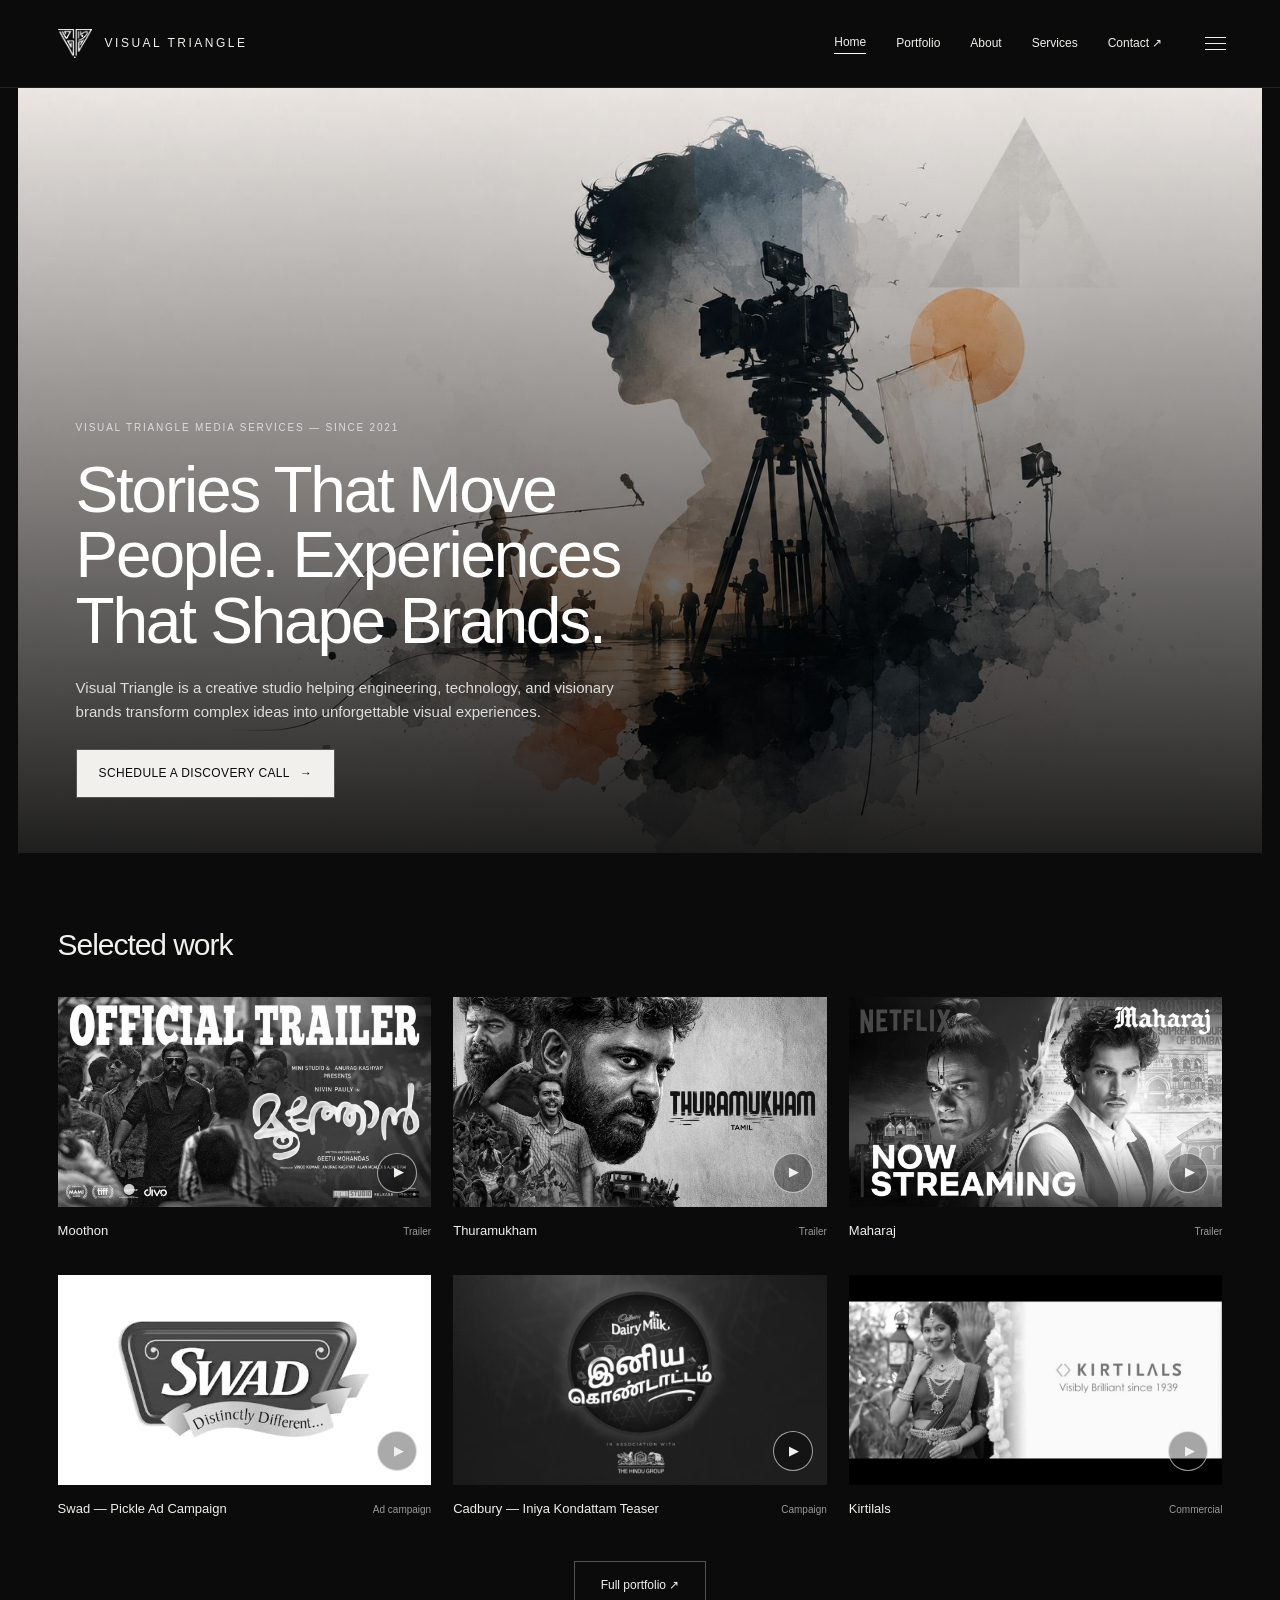
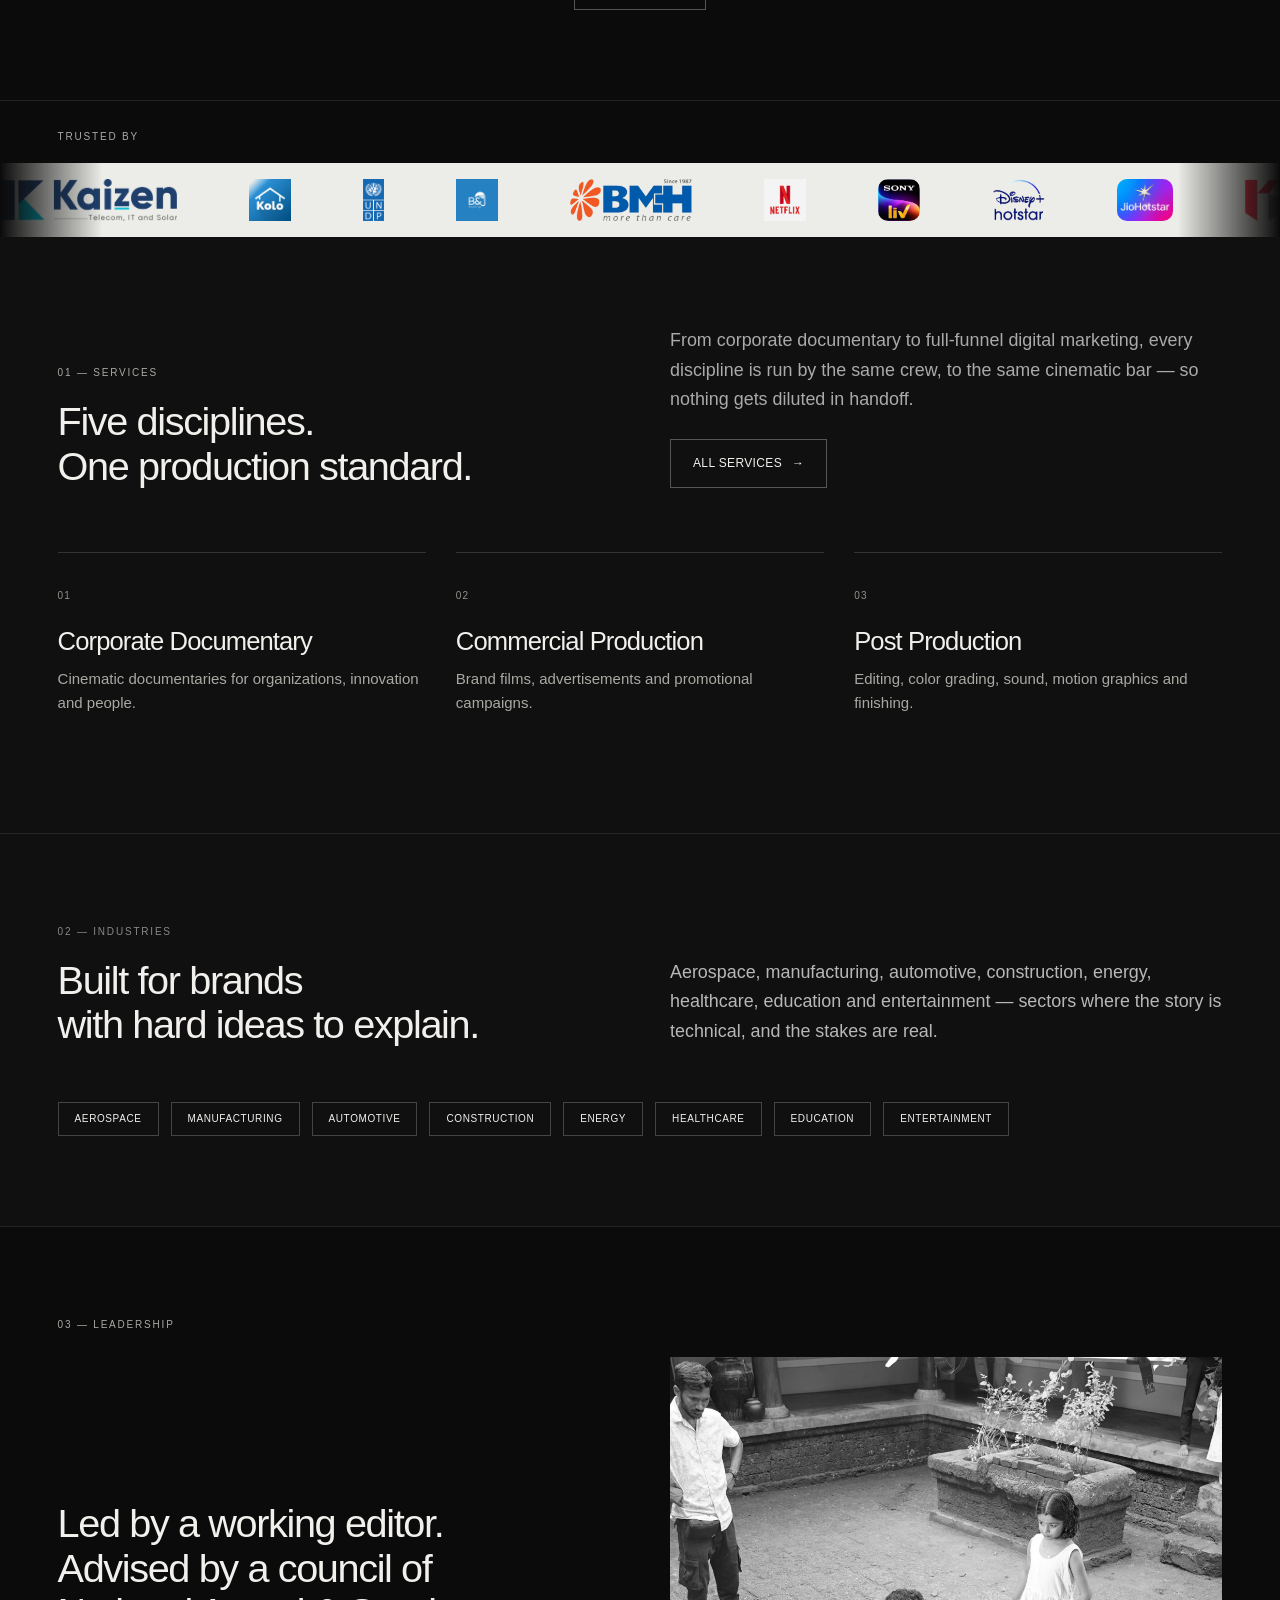
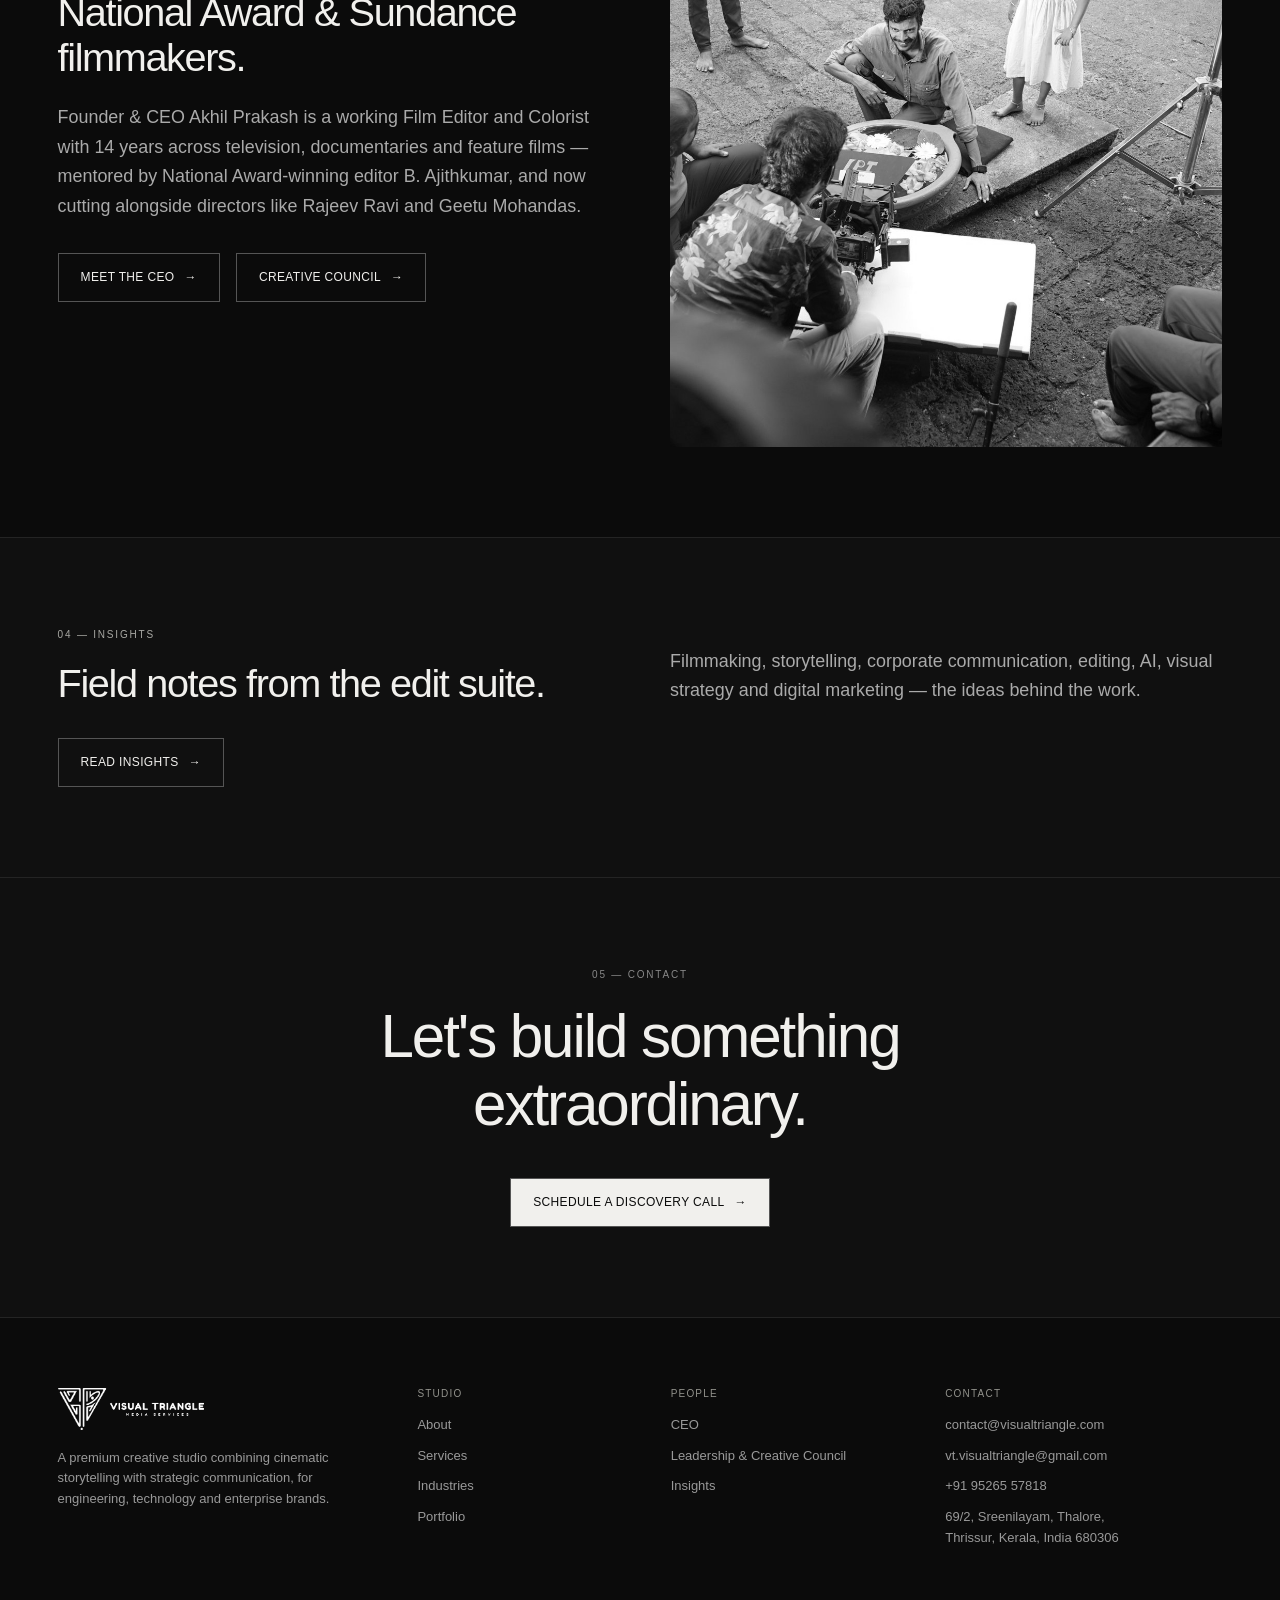
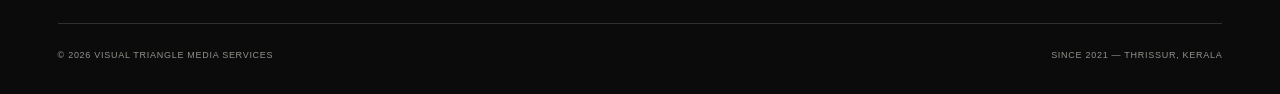
<file: index.html>
<!DOCTYPE html>

<html lang="en">
<head>
<meta charset="utf-8"/>
<meta content="width=device-width, initial-scale=1" name="viewport"/>
<title>Home — Visual Triangle Media Services</title>
<meta content="Engineering precision, cinematic storytelling — Visual Triangle Media Services." name="description"/>
<link href="/assets/vt_icon_black.png" rel="icon"/>
<link href="/styles.css" rel="stylesheet"/>
<link href="/redesign.css" rel="stylesheet"/></head>
<body class="page-index"><header class="new-header"><a class="new-brand" href="/"><img alt="Visual Triangle" decoding="async" loading="lazy" src="/assets/vt_icon.png"/><span>VISUAL TRIANGLE</span></a><nav aria-label="Primary navigation"><a aria-current="page" href="/">Home</a><a href="/portfolio">Portfolio</a><a href="/about">About</a><a href="/services">Services</a><a href="/contact">Contact ↗</a><details class="site-menu"><summary aria-label="Open navigation menu"><span aria-hidden="true" class="hamburger"><span></span><span></span><span></span></span></summary><div class="menu-panel"><a href="/">Home</a><a href="/about">About</a><a href="/services">Services</a><a href="/industries">Industries</a><a href="/portfolio">Portfolio</a><a href="/ceo">CEO</a><a href="/leadership">Leadership &amp; Creative Council</a><a href="/insights">Insights</a><a href="/contact">Contact</a></div></details></nav></header>
<header class="section home-hero"><img alt="Visual Triangle on set, lighting a film production" class="home-hero-image" decoding="async" fetchpriority="high" src="/assets/photography/Media.jpeg"/>
<div class="wrap">
<p class="eyebrow reveal">Visual Triangle Media Services — Since 2021</p>
<h1 class="display-1 reveal" style="margin-top:22px; max-width:1100px;">Stories That Move<br/>People. Experiences<br/>That Shape Brands.</h1>
<p class="lede reveal" style="margin-top:32px;">Visual Triangle is a creative studio helping engineering,
      technology, and visionary brands transform complex ideas into unforgettable visual experiences.</p>
<div class="reveal" style="margin-top:40px; display:flex; gap:16px; flex-wrap:wrap;">
<a class="btn btn-solid" href="/contact">Schedule a Discovery Call <span class="btn-arrow">→</span></a>
</div>
</div>
</header><section class="section home-featured" id="selected-work"><div class="section-heading"><h2>Selected work</h2></div><div class="grid"><article><button aria-label="Play Moothon" class="film" data-title="Moothon" data-video="/assets/portfolio/videos/moothon_trailer.mp4"><img alt="Moothon film poster" class="mono-media" loading="lazy" src="/assets/portfolio/video_posters/moothon_trailer-poster.webp"/><span class="play">▶</span></button><div class="caption"><h3>Moothon</h3><span>Trailer</span></div></article><article><button aria-label="Play Thuramukham" class="film" data-title="Thuramukham" data-video="/assets/portfolio/videos/thuramukham_trailer.mp4"><img alt="Thuramukham film poster" class="mono-media" loading="lazy" src="/assets/portfolio/video_posters/thuramukham_trailer-poster.webp"/><span class="play">▶</span></button><div class="caption"><h3>Thuramukham</h3><span>Trailer</span></div></article><article><button aria-label="Play Maharaj" class="film" data-title="Maharaj" data-video="/assets/portfolio/videos/maharaj_trailer.mp4"><img alt="Maharaj film poster" class="mono-media" loading="lazy" src="/assets/portfolio/video_posters/maharaj_trailer-poster.webp"/><span class="play">▶</span></button><div class="caption"><h3>Maharaj</h3><span>Trailer</span></div></article><article><button aria-label="Play Swad — Pickle Ad Campaign" class="film brand-logo-preview" data-title="Swad — Pickle Ad Campaign" data-video="/assets/portfolio/videos/swad_pickle_ad.mp4"><img alt="Swad — Pickle Ad Campaign title or brand card" class="mono-media" loading="lazy" src="/assets/clients/swad.png"/><span class="play">▶</span></button><div class="caption"><h3>Swad — Pickle Ad Campaign</h3><span>Ad campaign</span></div></article><article><button aria-label="Play Cadbury — Iniya Kondattam Teaser" class="film" data-title="Cadbury — Iniya Kondattam Teaser" data-video="/assets/portfolio/videos/cadbury_teaser.mp4"><img alt="Cadbury — Iniya Kondattam Teaser title or brand card" class="mono-media" loading="lazy" src="/assets/portfolio/video_posters/cadbury_teaser-endcard.jpg"/><span class="play">▶</span></button><div class="caption"><h3>Cadbury — Iniya Kondattam Teaser</h3><span>Campaign</span></div></article><article><button aria-label="Play Kirtilals" class="film" data-title="Kirtilals" data-video="/assets/portfolio/videos/kirtilas_30sec.mp4"><img alt="Kirtilals title or brand card" class="mono-media" loading="lazy" src="/assets/portfolio/video_posters/kirtilas_30sec-endcard.jpg"/><span class="play">▶</span></button><div class="caption"><h3>Kirtilals</h3><span>Commercial</span></div></article></div><div class="portfolio-link-bottom"><a class="text-link" href="/portfolio">Full portfolio ↗</a></div></section>
<section class="section logo-section" style="">
<div class="wrap">
<p class="eyebrow reveal">Trusted By</p>
</div>
<div class="marquee reveal" style="">
<div class="marquee-track">
<img alt="Kaizen" decoding="async" loading="lazy" src="/assets/clients/kaizen.png"/>
<img alt="Kolo" decoding="async" loading="lazy" src="/assets/clients/kolo.png"/>
<img alt="UNDP" decoding="async" loading="lazy" src="/assets/clients/undp.png"/>
<img alt="B&amp;J Roofing" decoding="async" loading="lazy" src="/assets/clients/bj_roofing.png"/>
<img alt="BMH" decoding="async" loading="lazy" src="/assets/clients/bmh.png"/>
<img alt="Netflix" decoding="async" loading="lazy" src="/assets/clients/netflix.png"/>
<img alt="Sony LIV" decoding="async" loading="lazy" src="/assets/clients/sonyliv.png"/>
<img alt="Disney+ Hotstar" decoding="async" loading="lazy" src="/assets/clients/disney_hotstar.png"/>
<img alt="JioHotstar" decoding="async" loading="lazy" src="/assets/clients/jiohotstar.png"/>
<img alt="KwalKrete" decoding="async" loading="lazy" src="/assets/clients/kwalkrete.png"/>
<img alt="Roof Makers" decoding="async" loading="lazy" src="/assets/clients/roof_makers.png"/>
<img alt="Nandilath G-Mart" decoding="async" loading="lazy" src="/assets/clients/nandilath_gmart.png"/>
<img alt="Espanshe" decoding="async" loading="lazy" src="/assets/clients/espanshe.png"/>
<img alt="Collective Phase One" decoding="async" loading="lazy" src="/assets/clients/collective.png"/>
<img alt="Stoki" decoding="async" loading="lazy" src="/assets/clients/stoki.png"/>
<img alt="Ansklu" decoding="async" loading="lazy" src="/assets/clients/ansklu.png"/>
<img alt="Alpha Palliative Care" decoding="async" loading="lazy" src="/assets/clients/alpha_palliative.png"/>
<img alt="Muzik 247" decoding="async" loading="lazy" src="/assets/clients/muzik247.png"/>
<img alt="Thekkepat Films" decoding="async" loading="lazy" src="/assets/clients/thekkepat_films.png"/>
<img alt="Kerala Forest Department" decoding="async" loading="lazy" src="/assets/clients/kerala_forest.png"/>
<img alt="Ashwathy Chips" decoding="async" loading="lazy" src="/assets/clients/ashwathy_chips.png"/>
<img alt="Filmroll" decoding="async" loading="lazy" src="/assets/clients/filmroll.png"/>
<img alt="Ironmeka" decoding="async" loading="lazy" src="/assets/clients/ironmeka.png"/>
<img alt="Konface" decoding="async" loading="lazy" src="/assets/clients/konface.png"/>
<img alt="Cadbury" decoding="async" loading="lazy" src="/assets/clients/cadbury.png"/>
<img alt="Impam" decoding="async" loading="lazy" src="/assets/clients/impam.png"/>
<img alt="Kirtilals" decoding="async" loading="lazy" src="/assets/clients/kirtilals.png"/>
<img alt="MyG" decoding="async" loading="lazy" src="/assets/clients/myg.png"/>
<img alt="Swad" decoding="async" loading="lazy" src="/assets/clients/swad.png"/>
<!-- duplicate set for seamless loop -->
<img alt="Kaizen" decoding="async" loading="lazy" src="/assets/clients/kaizen.png"/>
<img alt="Kolo" decoding="async" loading="lazy" src="/assets/clients/kolo.png"/>
<img alt="UNDP" decoding="async" loading="lazy" src="/assets/clients/undp.png"/>
<img alt="B&amp;J Roofing" decoding="async" loading="lazy" src="/assets/clients/bj_roofing.png"/>
<img alt="BMH" decoding="async" loading="lazy" src="/assets/clients/bmh.png"/>
<img alt="Netflix" decoding="async" loading="lazy" src="/assets/clients/netflix.png"/>
<img alt="Sony LIV" decoding="async" loading="lazy" src="/assets/clients/sonyliv.png"/>
<img alt="Disney+ Hotstar" decoding="async" loading="lazy" src="/assets/clients/disney_hotstar.png"/>
<img alt="JioHotstar" decoding="async" loading="lazy" src="/assets/clients/jiohotstar.png"/>
<img alt="KwalKrete" decoding="async" loading="lazy" src="/assets/clients/kwalkrete.png"/>
<img alt="Roof Makers" decoding="async" loading="lazy" src="/assets/clients/roof_makers.png"/>
<img alt="Nandilath G-Mart" decoding="async" loading="lazy" src="/assets/clients/nandilath_gmart.png"/>
<img alt="Espanshe" decoding="async" loading="lazy" src="/assets/clients/espanshe.png"/>
<img alt="Collective Phase One" decoding="async" loading="lazy" src="/assets/clients/collective.png"/>
<img alt="Stoki" decoding="async" loading="lazy" src="/assets/clients/stoki.png"/>
<img alt="Ansklu" decoding="async" loading="lazy" src="/assets/clients/ansklu.png"/>
<img alt="Alpha Palliative Care" decoding="async" loading="lazy" src="/assets/clients/alpha_palliative.png"/>
<img alt="Muzik 247" decoding="async" loading="lazy" src="/assets/clients/muzik247.png"/>
<img alt="Thekkepat Films" decoding="async" loading="lazy" src="/assets/clients/thekkepat_films.png"/>
<img alt="Kerala Forest Department" decoding="async" loading="lazy" src="/assets/clients/kerala_forest.png"/>
<img alt="Ashwathy Chips" decoding="async" loading="lazy" src="/assets/clients/ashwathy_chips.png"/>
<img alt="Filmroll" decoding="async" loading="lazy" src="/assets/clients/filmroll.png"/>
<img alt="Ironmeka" decoding="async" loading="lazy" src="/assets/clients/ironmeka.png"/>
<img alt="Konface" decoding="async" loading="lazy" src="/assets/clients/konface.png"/>
<img alt="Cadbury" decoding="async" loading="lazy" src="/assets/clients/cadbury.png"/>
<img alt="Impam" decoding="async" loading="lazy" src="/assets/clients/impam.png"/>
<img alt="Kirtilals" decoding="async" loading="lazy" src="/assets/clients/kirtilals.png"/>
<img alt="MyG" decoding="async" loading="lazy" src="/assets/clients/myg.png"/>
<img alt="Swad" decoding="async" loading="lazy" src="/assets/clients/swad.png"/>
</div>
</div>
</section>
<section class="section section-dim">
<div class="wrap">
<div class="grid grid-2" style="align-items:end; gap:48px;">
<div class="reveal">
<p class="eyebrow">01 — Services</p>
<h2 class="display-3" style="margin-top:18px;">Five disciplines.<br/>One production standard.</h2>
</div>
<div class="reveal">
<p class="lede">From corporate documentary to full-funnel digital marketing, every discipline is run by the
          same crew, to the same cinematic bar — so nothing gets diluted in handoff.</p>
<a class="btn btn-ghost" href="/services" style="margin-top:24px;">All Services <span class="btn-arrow">→</span></a>
</div>
</div>
<div class="grid grid-3" style="margin-top:64px;">
<div class="hairline-card reveal">
<span class="index-num">01</span>
<h3 class="h4" style="margin-top:20px;">Corporate Documentary</h3>
<p style="margin-top:12px; color:var(--gray); font-size:15px;">Cinematic documentaries for organizations, innovation and people.</p>
</div>
<div class="hairline-card reveal">
<span class="index-num">02</span>
<h3 class="h4" style="margin-top:20px;">Commercial Production</h3>
<p style="margin-top:12px; color:var(--gray); font-size:15px;">Brand films, advertisements and promotional campaigns.</p>
</div>
<div class="hairline-card reveal">
<span class="index-num">03</span>
<h3 class="h4" style="margin-top:20px;">Post Production</h3>
<p style="margin-top:12px; color:var(--gray); font-size:15px;">Editing, color grading, sound, motion graphics and finishing.</p>
</div>
</div>
</div>
</section>
<section class="section section-dark">
<div class="wrap">
<div class="grid grid-2" style="align-items:end;">
<div class="reveal">
<p class="eyebrow">02 — Industries</p>
<h2 class="display-3" style="margin-top:18px;">Built for brands<br/>with hard ideas to explain.</h2>
</div>
<p class="lede reveal">Aerospace, manufacturing, automotive, construction, energy, healthcare, education and
        entertainment — sectors where the story is technical, and the stakes are real.</p>
</div>
<div class="reveal" style="margin-top:56px; display:flex; flex-wrap:wrap; gap:12px;">
<span class="tag-pill">Aerospace</span><span class="tag-pill">Manufacturing</span>
<span class="tag-pill">Automotive</span><span class="tag-pill">Construction</span>
<span class="tag-pill">Energy</span><span class="tag-pill">Healthcare</span>
<span class="tag-pill">Education</span><span class="tag-pill">Entertainment</span>
</div>
</div>
</section>
<section class="section">
<div class="wrap">
<p class="eyebrow reveal">03 — Leadership</p>
<div class="grid grid-2" style="margin-top:24px; gap:56px; align-items:center;">
<div class="reveal">
<h2 class="display-3">Led by a working editor.<br/>Advised by a council of<br/>National Award &amp; Sundance<br/>filmmakers.</h2>
<p class="lede" style="margin-top:24px;">Founder &amp; CEO Akhil Prakash is a working Film Editor and Colorist
          with 14 years across television, documentaries and feature films — mentored by National Award-winning
          editor B. Ajithkumar, and now cutting alongside directors like Rajeev Ravi and Geetu Mohandas.</p>
<div style="margin-top:32px; display:flex; gap:16px; flex-wrap:wrap;">
<a class="btn btn-ghost" href="/ceo">Meet the CEO <span class="btn-arrow">→</span></a>
<a class="btn btn-ghost" href="/leadership">Creative Council <span class="btn-arrow">→</span></a>
</div>
</div>
<div class="figure reveal" style="aspect-ratio:4/5;">
<img alt="Akhil Prakash on set" class="kicker-photo mono-media" decoding="async" loading="lazy" src="/assets/photography/leadership_home.jpg"/>
</div>
</div>
</div>
</section>
<section class="section section-dim">
<div class="wrap">
<div class="grid grid-2" style="align-items:end;">
<div class="reveal">
<p class="eyebrow">04 — Insights</p>
<h2 class="display-3" style="margin-top:18px;">Field notes from the edit suite.</h2>
</div>
<p class="lede reveal">Filmmaking, storytelling, corporate communication, editing, AI, visual strategy and
        digital marketing — the ideas behind the work.</p>
</div>
<a class="btn btn-ghost reveal" href="/insights" style="margin-top:32px;">Read Insights <span class="btn-arrow">→</span></a>
</div>
</section>
<section class="section section-dark" style="text-align:center;">
<div class="wrap">
<p class="eyebrow reveal" style="justify-content:center;">05 — Contact</p>
<h2 class="display-2 reveal" style="margin-top:20px;">Let's build something<br/>extraordinary.</h2>
<div class="reveal" style="margin-top:40px;">
<a class="btn btn-solid" href="/contact">Schedule a Discovery Call <span class="btn-arrow">→</span></a>
</div>
</div>
</section>
<footer class="site-footer">
<div class="footer-top">
<div class="footer-brand">
<img alt="Visual Triangle Media Services" class="footer-logo" decoding="async" loading="lazy" src="/assets/vt_logo.png"/>
<p>A premium creative studio combining cinematic storytelling with strategic communication, for engineering, technology and enterprise brands.</p>
</div>
<div class="footer-col">
<h4>Studio</h4>
<a href="/about">About</a>
<a href="/services">Services</a>
<a href="/industries">Industries</a>
<a href="/portfolio">Portfolio</a>
</div>
<div class="footer-col">
<h4>People</h4>
<a href="/ceo">CEO</a>
<a href="/leadership">Leadership &amp; Creative Council</a>
<a href="/insights">Insights</a>
</div>
<div class="footer-col">
<h4>Contact</h4>
<a href="mailto:contact@visualtriangle.com">contact@visualtriangle.com</a>
<a href="mailto:vt.visualtriangle@gmail.com">vt.visualtriangle@gmail.com</a>
<a href="tel:+919526557818">+91 95265 57818</a>
<p>69/2, Sreenilayam, Thalore,<br/>Thrissur, Kerala, India 680306</p>
</div>
</div>
<div class="footer-bottom">
<span>© <span data-year="">2026</span> Visual Triangle Media Services</span>
<span>Since 2021 — Thrissur, Kerala</span>
</div>
</footer>
<script src="/script.js"></script>
<dialog aria-labelledby="film-title"><div class="dialog-head"><h2 id="film-title"></h2><button aria-label="Close video" id="close">Close ×</button></div><video class="mono-media" controls="" playsinline="" preload="none"></video><p class="video-error" hidden="">Unable to load this video. <a href="https://visualtriangle.com/portfolio">View it in the original portfolio ↗</a></p></dialog><script src="/app.js"></script></body>
</html>
</file>
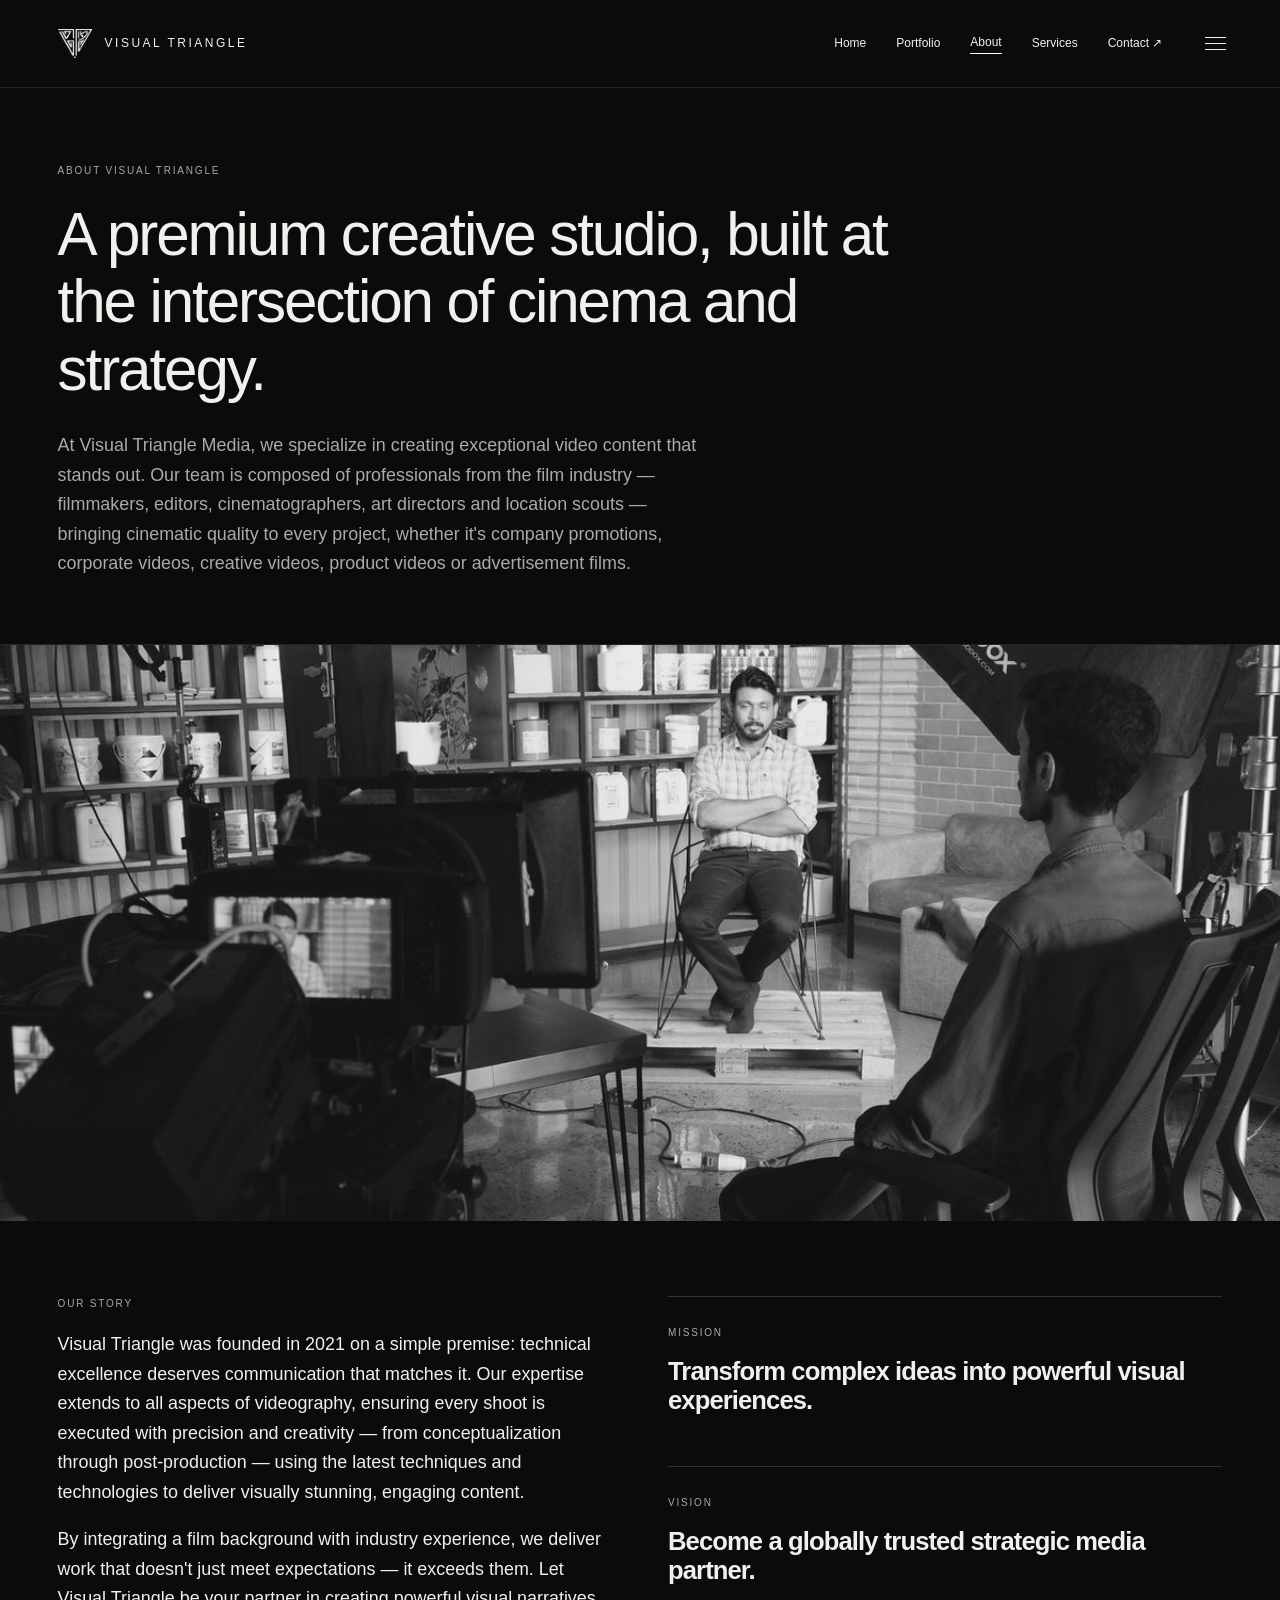
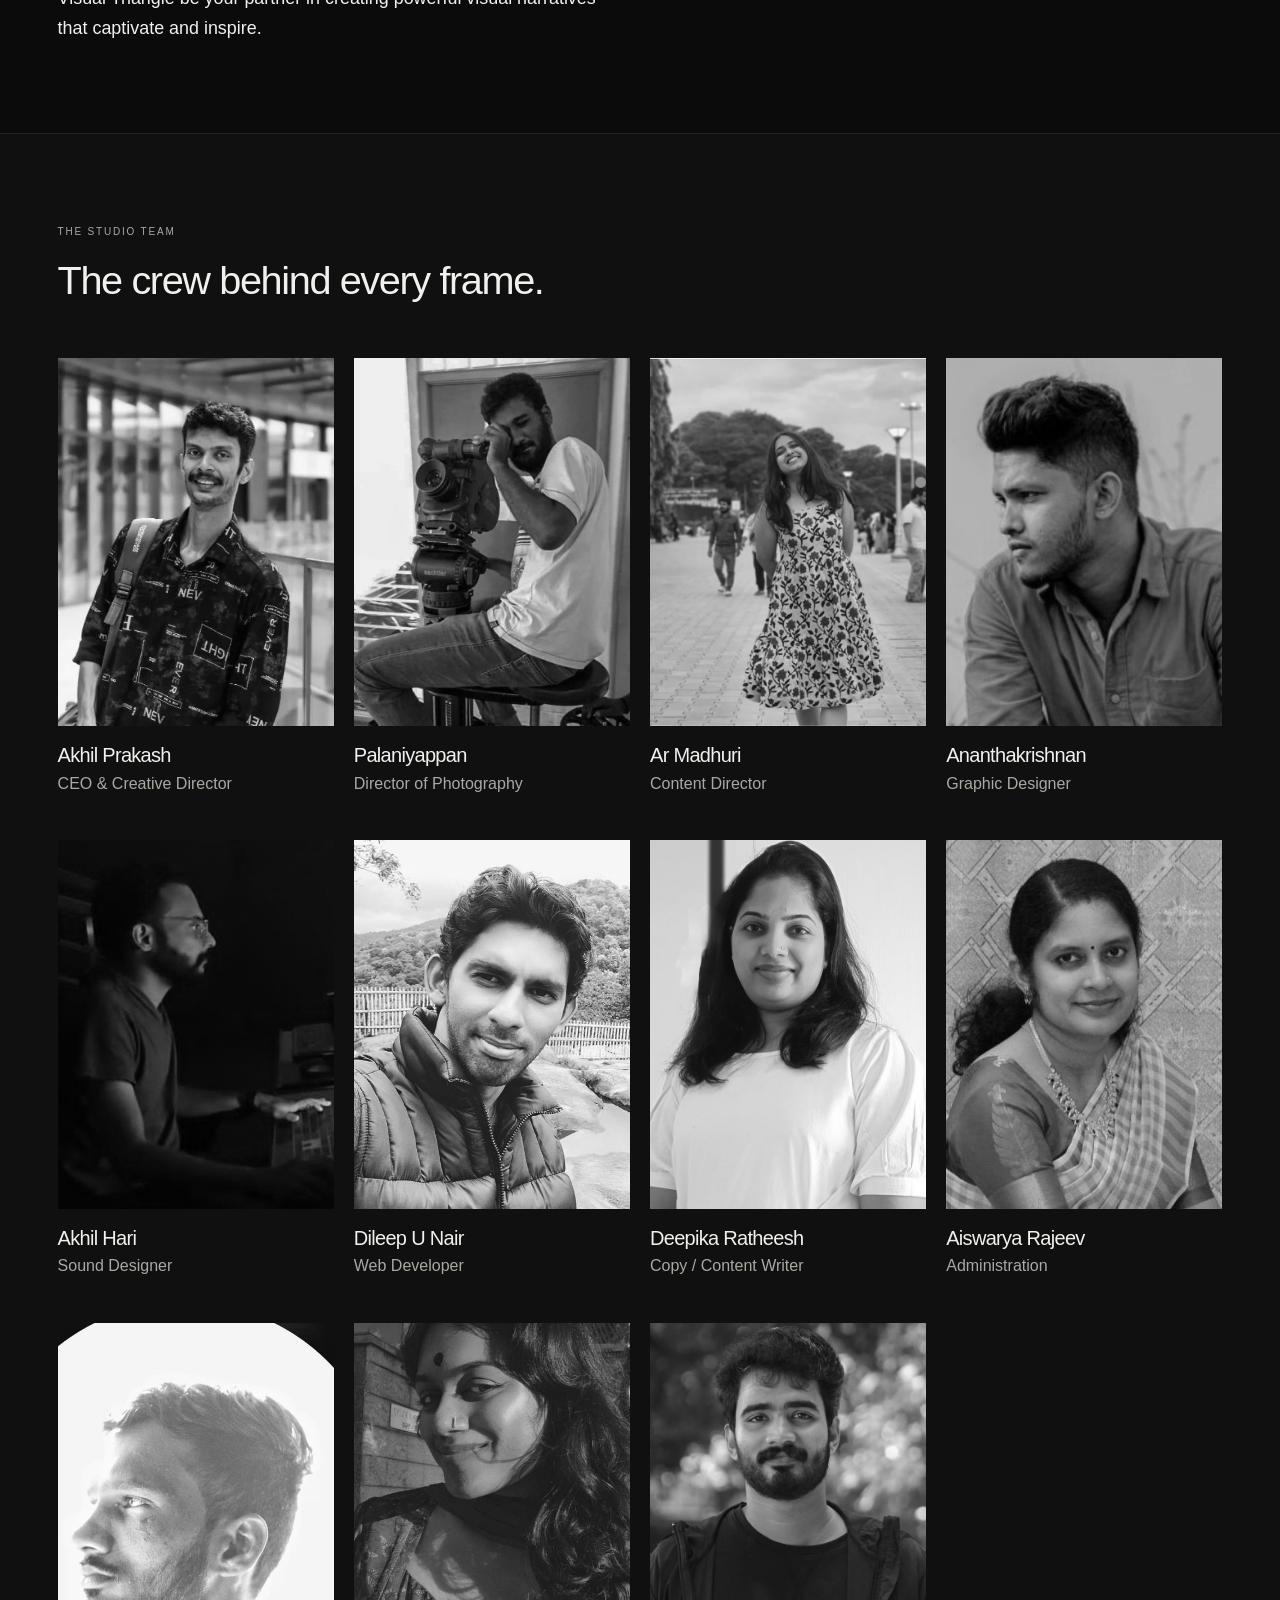
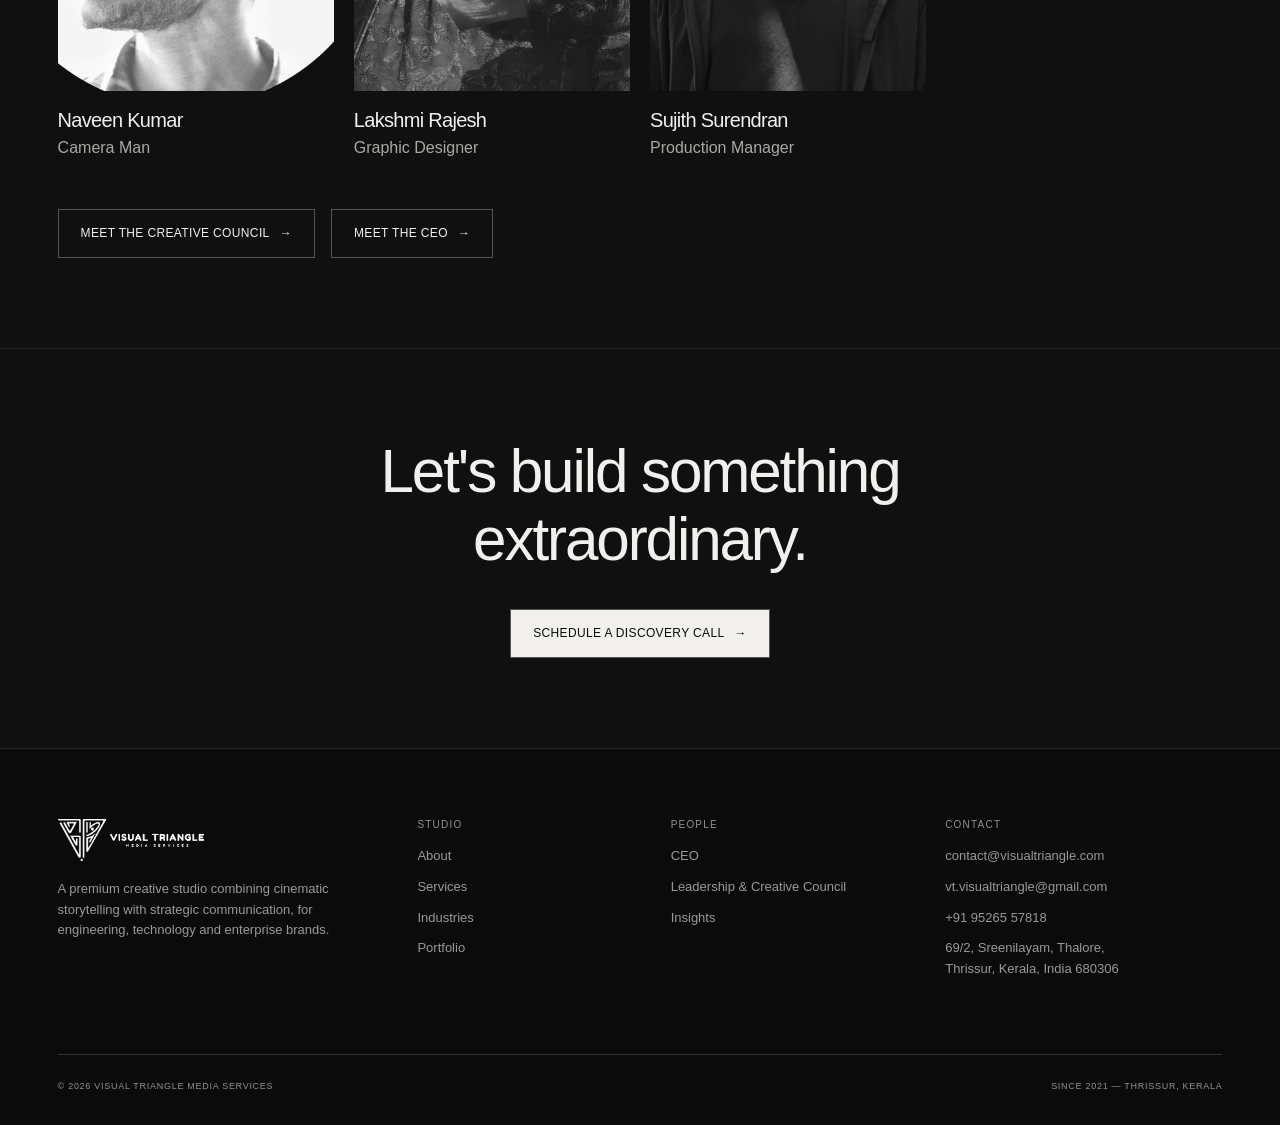
<file: about/index.html>
<!DOCTYPE html>

<html lang="en">
<head>
<meta charset="utf-8"/>
<meta content="width=device-width, initial-scale=1" name="viewport"/>
<title>About — Visual Triangle Media Services</title>
<meta content="A premium creative studio combining cinematic storytelling with strategic communication." name="description"/>
<link href="/assets/vt_icon_black.png" rel="icon"/>
<link href="/styles.css" rel="stylesheet"/>
<link href="/redesign.css" rel="stylesheet"/></head>
<body class="page-about"><header class="new-header"><a class="new-brand" href="/"><img alt="Visual Triangle" decoding="async" loading="lazy" src="/assets/vt_icon.png"/><span>VISUAL TRIANGLE</span></a><nav aria-label="Primary navigation"><a href="/">Home</a><a href="/portfolio">Portfolio</a><a aria-current="page" href="/about">About</a><a href="/services">Services</a><a href="/contact">Contact ↗</a><details class="site-menu"><summary aria-label="Open navigation menu"><span aria-hidden="true" class="hamburger"><span></span><span></span><span></span></span></summary><div class="menu-panel"><a href="/">Home</a><a href="/about">About</a><a href="/services">Services</a><a href="/industries">Industries</a><a href="/portfolio">Portfolio</a><a href="/ceo">CEO</a><a href="/leadership">Leadership &amp; Creative Council</a><a href="/insights">Insights</a><a href="/contact">Contact</a></div></details></nav></header>
<header class="section" style="padding-top:160px; padding-bottom:64px;">
<div class="wrap">
<p class="eyebrow reveal">About Visual Triangle</p>
<h1 class="display-2 reveal" style="margin-top:22px; max-width:900px;">A premium creative studio, built at the
      intersection of cinema and strategy.</h1>
<p class="lede reveal" style="margin-top:28px;">At Visual Triangle Media, we specialize in creating exceptional
      video content that stands out. Our team is composed of professionals from the film industry — filmmakers,
      editors, cinematographers, art directors and location scouts — bringing cinematic quality to every project,
      whether it's company promotions, corporate videos, creative videos, product videos or advertisement films.</p>
</div>
</header>
<div class="figure reveal" style="height:64vh;">
<img alt="Visual Triangle studio, behind the scenes of a shoot" class="kicker-photo mono-media" decoding="async" loading="lazy" src="/assets/photography/office_bts.jpg"/>
</div>
<section class="section">
<div class="wrap">
<div class="grid grid-2" style="gap:56px;">
<div class="reveal">
<p class="eyebrow">Our Story</p>
<p class="lede" style="margin-top:18px; color:var(--ink);">Visual Triangle was founded in 2021 on a simple
          premise: technical excellence deserves communication that matches it. Our expertise extends to all
          aspects of videography, ensuring every shoot is executed with precision and creativity — from
          conceptualization through post-production — using the latest techniques and technologies to deliver
          visually stunning, engaging content.</p>
<p class="lede" style="margin-top:18px; color:var(--ink);">By integrating a film background with industry
          experience, we deliver work that doesn't just meet expectations — it exceeds them. Let Visual Triangle be
          your partner in creating powerful visual narratives that captivate and inspire.</p>
</div>
<div class="grid" style="gap:24px; align-content:start;">
<div class="hairline-card reveal">
<p class="eyebrow">Mission</p>
<p class="h4" style="margin-top:16px; font-weight:700;">Transform complex ideas into powerful visual experiences.</p>
</div>
<div class="hairline-card reveal">
<p class="eyebrow">Vision</p>
<p class="h4" style="margin-top:16px; font-weight:700;">Become a globally trusted strategic media partner.</p>
</div>
</div>
</div>
</div>
</section>
<section class="section section-dim">
<div class="wrap">
<p class="eyebrow reveal">The Studio Team</p>
<h2 class="display-3 reveal" style="margin-top:18px; max-width:760px;">The crew behind every frame.</h2>
<div class="grid grid-4" style="margin-top:56px; row-gap:44px; column-gap:20px;">
<div class="reveal">
<div class="figure" style="aspect-ratio:3/4;">
<img alt="Akhil Prakash" class="kicker-photo mono-media" decoding="async" loading="lazy" src="/assets/team/akhil_prakash.jpg"/>
</div>
<h3 class="h4" style="margin-top:18px;">Akhil Prakash</h3>
<p style="color:var(--gray); margin-top:4px;">CEO &amp; Creative Director</p>
</div>
<div class="reveal">
<div class="figure" style="aspect-ratio:3/4;">
<img alt="Palaniyappan" class="kicker-photo mono-media" decoding="async" loading="lazy" src="/assets/team/palaniyappan.jpg"/>
</div>
<h3 class="h4" style="margin-top:18px;">Palaniyappan</h3>
<p style="color:var(--gray); margin-top:4px;">Director of Photography</p>
</div>
<div class="reveal">
<div class="figure" style="aspect-ratio:3/4;">
<img alt="Ar Madhuri" class="kicker-photo mono-media" decoding="async" loading="lazy" src="/assets/team/ar_madhuri.jpg"/>
</div>
<h3 class="h4" style="margin-top:18px;">Ar Madhuri</h3>
<p style="color:var(--gray); margin-top:4px;">Content Director</p>
</div>
<div class="reveal">
<div class="figure" style="aspect-ratio:3/4;">
<img alt="Ananthakrishnan" class="kicker-photo mono-media" decoding="async" loading="lazy" src="/assets/team/ananthakrishnan.jpg"/>
</div>
<h3 class="h4" style="margin-top:18px;">Ananthakrishnan</h3>
<p style="color:var(--gray); margin-top:4px;">Graphic Designer</p>
</div>
<div class="reveal">
<div class="figure" style="aspect-ratio:3/4;">
<img alt="Akhil Hari" class="kicker-photo mono-media" decoding="async" loading="lazy" src="/assets/team/akhil_hari.jpg"/>
</div>
<h3 class="h4" style="margin-top:18px;">Akhil Hari</h3>
<p style="color:var(--gray); margin-top:4px;">Sound Designer</p>
</div>
<div class="reveal">
<div class="figure" style="aspect-ratio:3/4;">
<img alt="Dileep U Nair" class="kicker-photo mono-media" decoding="async" loading="lazy" src="/assets/team/dileep_nair.jpg"/>
</div>
<h3 class="h4" style="margin-top:18px;">Dileep U Nair</h3>
<p style="color:var(--gray); margin-top:4px;">Web Developer</p>
</div>
<div class="reveal">
<div class="figure" style="aspect-ratio:3/4;">
<img alt="Deepika Ratheesh" class="kicker-photo mono-media" decoding="async" loading="lazy" src="/assets/team/deepika_ratheesh.jpg"/>
</div>
<h3 class="h4" style="margin-top:18px;">Deepika Ratheesh</h3>
<p style="color:var(--gray); margin-top:4px;">Copy / Content Writer</p>
</div>
<div class="reveal">
<div class="figure" style="aspect-ratio:3/4;">
<img alt="Aiswarya Rajeev" class="kicker-photo mono-media" decoding="async" loading="lazy" src="/assets/team/aiswarya_rajeev.jpg"/>
</div>
<h3 class="h4" style="margin-top:18px;">Aiswarya Rajeev</h3>
<p style="color:var(--gray); margin-top:4px;">Administration</p>
</div>
<div class="reveal">
<div class="figure" style="aspect-ratio:3/4;">
<img alt="Naveen Kumar" class="kicker-photo mono-media" decoding="async" loading="lazy" src="/assets/team/naveen_kumar.jpg"/>
</div>
<h3 class="h4" style="margin-top:18px;">Naveen Kumar</h3>
<p style="color:var(--gray); margin-top:4px;">Camera Man</p>
</div>
<div class="reveal">
<div class="figure" style="aspect-ratio:3/4;">
<img alt="Lakshmi Rajesh" class="kicker-photo mono-media" decoding="async" loading="lazy" src="/assets/team/lakshmi_rajesh.jpg"/>
</div>
<h3 class="h4" style="margin-top:18px;">Lakshmi Rajesh</h3>
<p style="color:var(--gray); margin-top:4px;">Graphic Designer</p>
</div>
<div class="reveal">
<div class="figure" style="aspect-ratio:3/4;">
<img alt="Sujith Surendran" class="kicker-photo mono-media" decoding="async" loading="lazy" src="/assets/team/sujith_surendran.jpg"/>
</div>
<h3 class="h4" style="margin-top:18px;">Sujith Surendran</h3>
<p style="color:var(--gray); margin-top:4px;">Production Manager</p>
</div>
</div>
<div class="reveal" style="margin-top:48px; display:flex; gap:16px; flex-wrap:wrap;">
<a class="btn btn-ghost" href="/leadership">Meet the Creative Council <span class="btn-arrow">→</span></a>
<a class="btn btn-ghost" href="/ceo">Meet the CEO <span class="btn-arrow">→</span></a>
</div>
</div>
</section>
<section class="section section-dark" style="text-align:center;">
<div class="wrap">
<h2 class="display-2 reveal">Let's build something<br/>extraordinary.</h2>
<div class="reveal" style="margin-top:36px;">
<a class="btn btn-solid" href="/contact">Schedule a Discovery Call <span class="btn-arrow">→</span></a>
</div>
</div>
</section>
<footer class="site-footer">
<div class="footer-top">
<div class="footer-brand">
<img alt="Visual Triangle Media Services" class="footer-logo" decoding="async" loading="lazy" src="/assets/vt_logo.png"/>
<p>A premium creative studio combining cinematic storytelling with strategic communication, for engineering, technology and enterprise brands.</p>
</div>
<div class="footer-col">
<h4>Studio</h4>
<a href="/about">About</a>
<a href="/services">Services</a>
<a href="/industries">Industries</a>
<a href="/portfolio">Portfolio</a>
</div>
<div class="footer-col">
<h4>People</h4>
<a href="/ceo">CEO</a>
<a href="/leadership">Leadership &amp; Creative Council</a>
<a href="/insights">Insights</a>
</div>
<div class="footer-col">
<h4>Contact</h4>
<a href="mailto:contact@visualtriangle.com">contact@visualtriangle.com</a>
<a href="mailto:vt.visualtriangle@gmail.com">vt.visualtriangle@gmail.com</a>
<a href="tel:+919526557818">+91 95265 57818</a>
<p>69/2, Sreenilayam, Thalore,<br/>Thrissur, Kerala, India 680306</p>
</div>
</div>
<div class="footer-bottom">
<span>© <span data-year="">2026</span> Visual Triangle Media Services</span>
<span>Since 2021 — Thrissur, Kerala</span>
</div>
</footer>
<script src="/script.js"></script>
</body>
</html>
</file>
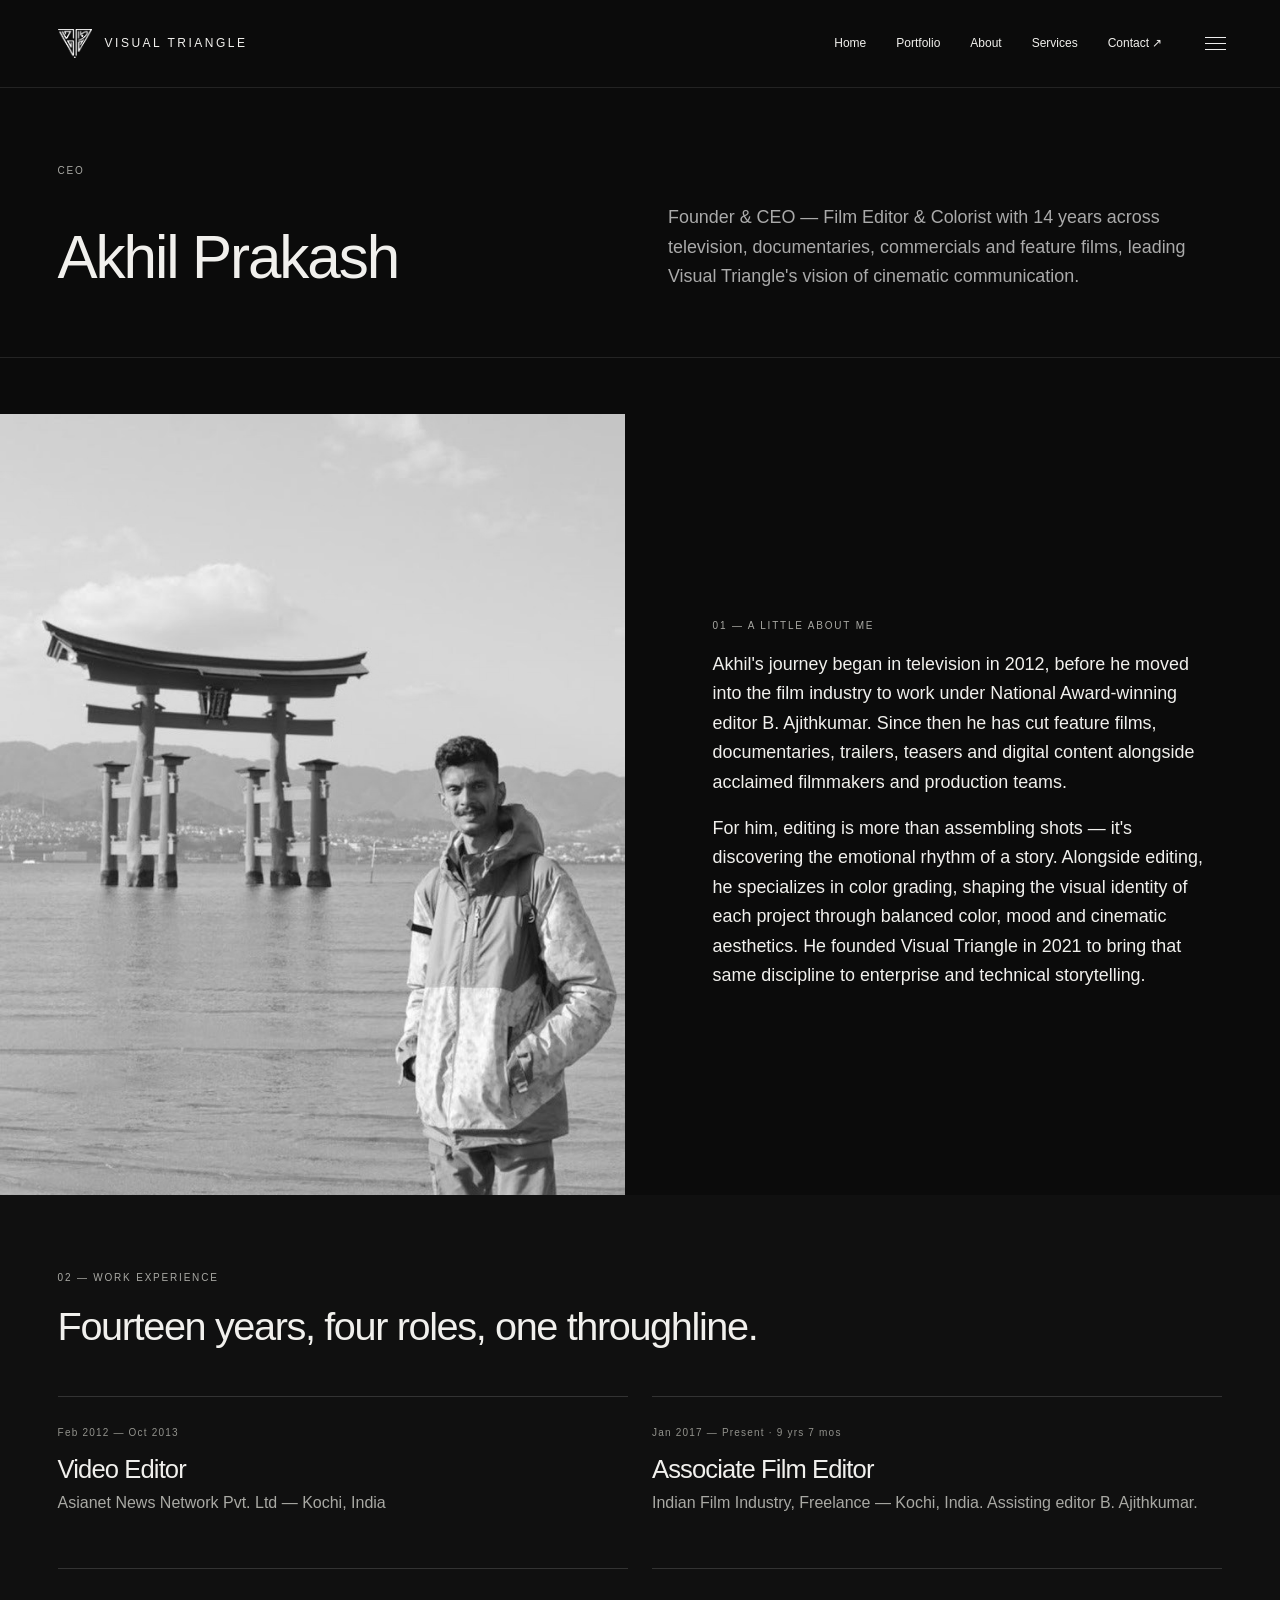
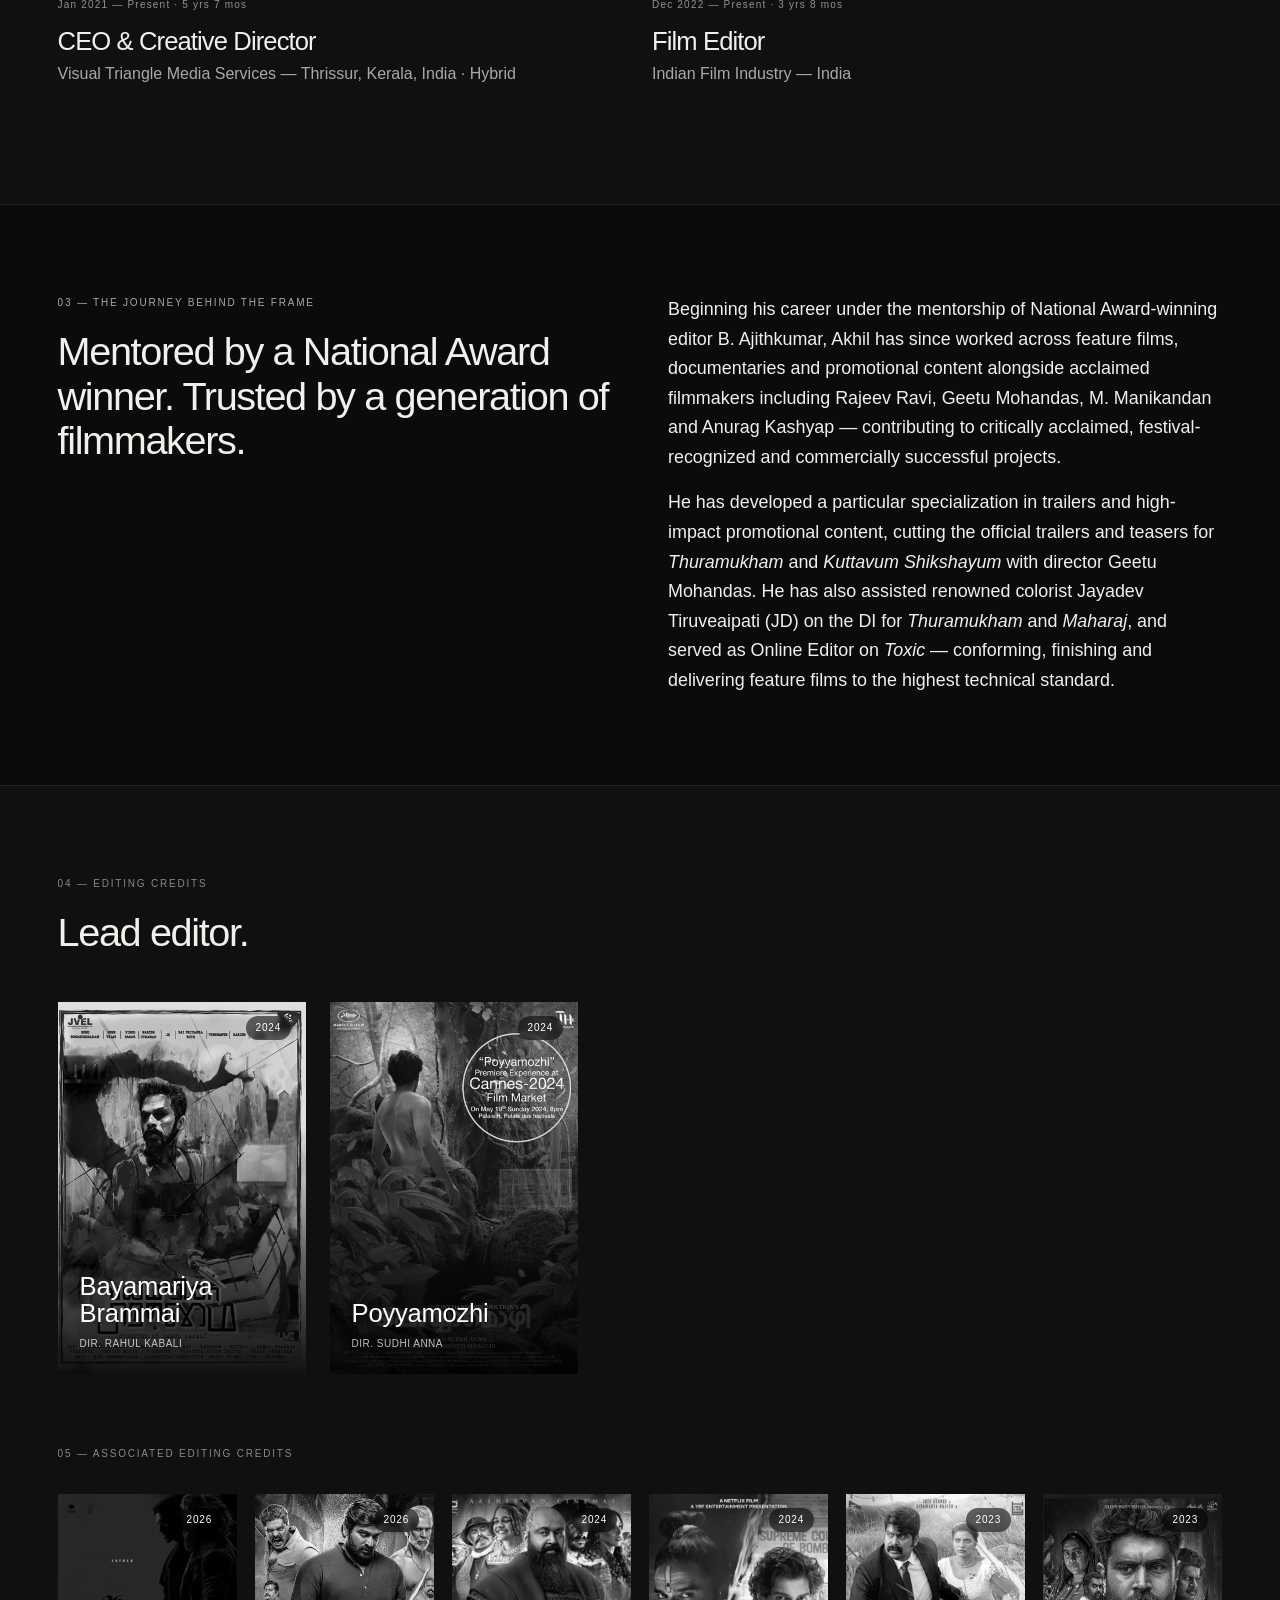
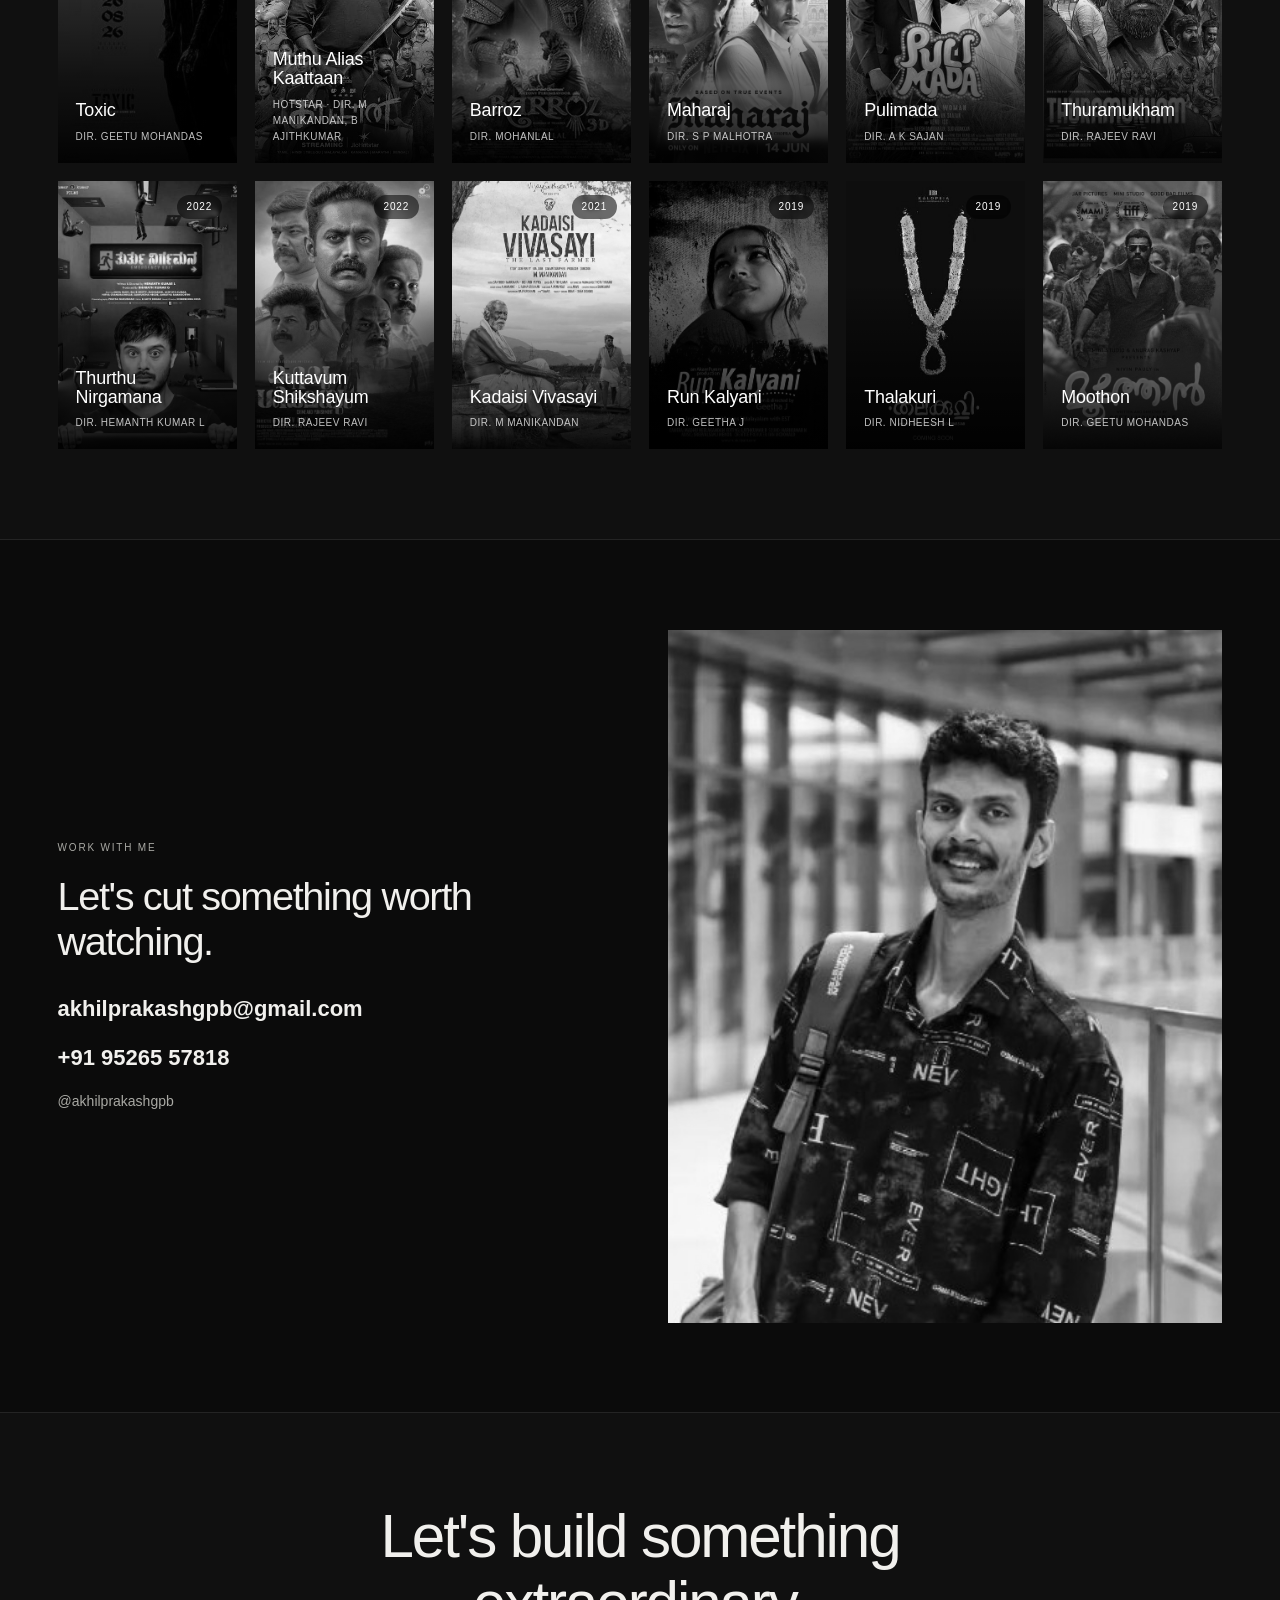
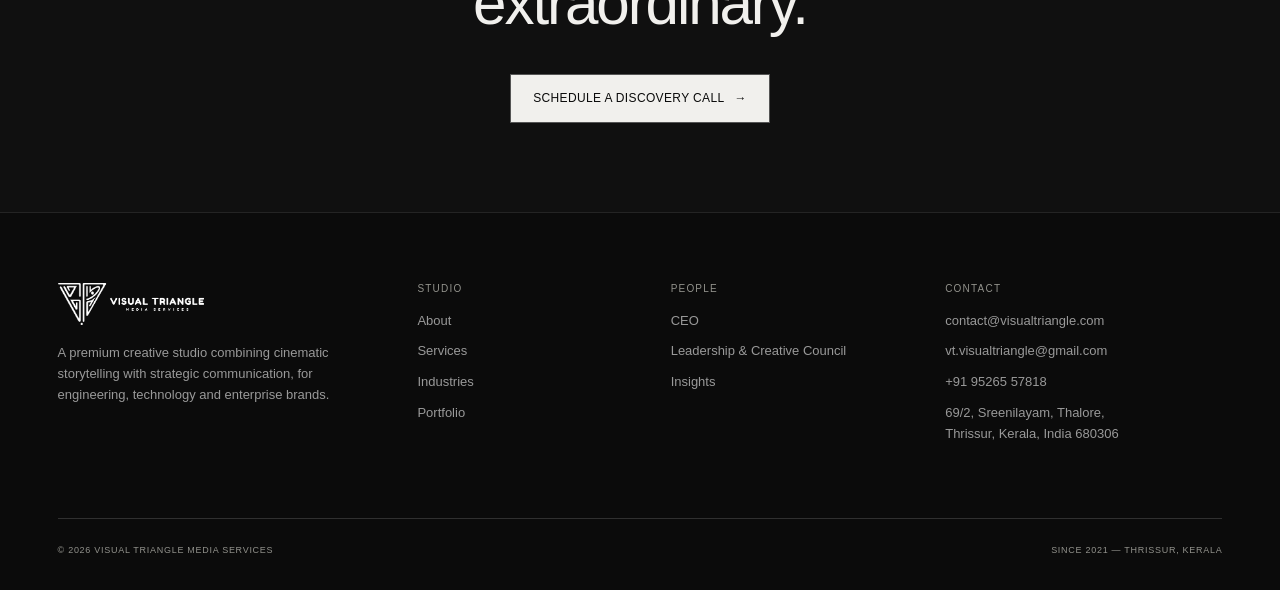
<file: ceo/index.html>
<!DOCTYPE html>

<html lang="en">
<head>
<meta charset="utf-8"/>
<meta content="width=device-width, initial-scale=1" name="viewport"/>
<title>CEO — Visual Triangle Media Services</title>
<meta content="Akhil Prakash, Founder &amp; CEO of Visual Triangle — Film Editor &amp; Colorist, 14 years across feature films, documentaries and corporate storytelling." name="description"/>
<link href="/assets/vt_icon_black.png" rel="icon"/>
<link href="/styles.css" rel="stylesheet"/>
<link href="/redesign.css" rel="stylesheet"/></head>
<body class="page-ceo"><header class="new-header"><a class="new-brand" href="/"><img alt="Visual Triangle" decoding="async" loading="lazy" src="/assets/vt_icon.png"/><span>VISUAL TRIANGLE</span></a><nav aria-label="Primary navigation"><a href="/">Home</a><a href="/portfolio">Portfolio</a><a href="/about">About</a><a href="/services">Services</a><a href="/contact">Contact ↗</a><details class="site-menu"><summary aria-label="Open navigation menu"><span aria-hidden="true" class="hamburger"><span></span><span></span><span></span></span></summary><div class="menu-panel"><a href="/">Home</a><a href="/about">About</a><a href="/services">Services</a><a href="/industries">Industries</a><a href="/portfolio">Portfolio</a><a href="/ceo">CEO</a><a href="/leadership">Leadership &amp; Creative Council</a><a href="/insights">Insights</a><a href="/contact">Contact</a></div></details></nav></header>
<header class="section" style="padding-top:160px; padding-bottom:0;">
<div class="wrap">
<p class="eyebrow reveal">CEO</p>
<div class="grid grid-2" style="margin-top:24px; gap:56px; align-items:end;">
<h1 class="display-2 reveal">Akhil Prakash</h1>
<p class="lede reveal">Founder &amp; CEO — Film Editor &amp; Colorist with 14 years across television,
        documentaries, commercials and feature films, leading Visual Triangle's vision of cinematic
        communication.</p>
</div>
</div>
</header>
<div class="grid grid-2" style="margin-top:56px;">
<div class="figure reveal" style="aspect-ratio:4/5;">
<img alt="Akhil Prakash" class="kicker-photo mono-media" decoding="async" loading="lazy" src="/assets/team/hero_torii.jpg"/>
</div>
<div class="reveal" style="padding:56px var(--edge); display:flex; flex-direction:column; justify-content:center;">
<p class="eyebrow">01 — A Little About Me</p>
<p class="lede" style="margin-top:16px; color:var(--ink);">Akhil's journey began in television in 2012, before
      he moved into the film industry to work under National Award-winning editor B. Ajithkumar. Since then he has
      cut feature films, documentaries, trailers, teasers and digital content alongside acclaimed filmmakers and
      production teams.</p>
<p class="lede" style="margin-top:16px; color:var(--ink);">For him, editing is more than assembling shots —
      it's discovering the emotional rhythm of a story. Alongside editing, he specializes in color grading,
      shaping the visual identity of each project through balanced color, mood and cinematic aesthetics. He founded
      Visual Triangle in 2021 to bring that same discipline to enterprise and technical storytelling.</p>
</div>
</div>
<section class="section section-dim">
<div class="wrap">
<p class="eyebrow reveal">02 — Work Experience</p>
<h2 class="display-3 reveal" style="margin-top:18px;">Fourteen years, four roles, one throughline.</h2>
<div class="grid grid-2" style="margin-top:48px; gap:24px;">
<div class="hairline-card reveal">
<p class="index-num">Feb 2012 — Oct 2013</p>
<h3 class="h4" style="margin-top:14px;">Video Editor</h3>
<p style="margin-top:6px; color:var(--gray);">Asianet News Network Pvt. Ltd — Kochi, India</p>
</div>
<div class="hairline-card reveal">
<p class="index-num">Jan 2017 — Present · 9 yrs 7 mos</p>
<h3 class="h4" style="margin-top:14px;">Associate Film Editor</h3>
<p style="margin-top:6px; color:var(--gray);">Indian Film Industry, Freelance — Kochi, India.
          Assisting editor B. Ajithkumar.</p>
</div>
<div class="hairline-card reveal">
<p class="index-num">Jan 2021 — Present · 5 yrs 7 mos</p>
<h3 class="h4" style="margin-top:14px;">CEO &amp; Creative Director</h3>
<p style="margin-top:6px; color:var(--gray);">Visual Triangle Media Services — Thrissur, Kerala, India · Hybrid</p>
</div>
<div class="hairline-card reveal">
<p class="index-num">Dec 2022 — Present · 3 yrs 8 mos</p>
<h3 class="h4" style="margin-top:14px;">Film Editor</h3>
<p style="margin-top:6px; color:var(--gray);">Indian Film Industry — India</p>
</div>
</div>
</div>
</section>
<section class="section">
<div class="wrap">
<div class="grid grid-2" style="gap:56px;">
<div class="reveal">
<p class="eyebrow">03 — The Journey Behind the Frame</p>
<h2 class="display-3" style="margin-top:18px;">Mentored by a National Award winner. Trusted by a generation of filmmakers.</h2>
</div>
<div class="reveal">
<p class="lede" style="color:var(--ink);">Beginning his career under the mentorship of National
          Award-winning editor B. Ajithkumar, Akhil has since worked across feature films, documentaries and
          promotional content alongside acclaimed filmmakers including Rajeev Ravi, Geetu Mohandas, M. Manikandan
          and Anurag Kashyap — contributing to critically acclaimed, festival-recognized and commercially
          successful projects.</p>
<p class="lede" style="margin-top:16px; color:var(--ink);">He has developed a particular specialization in
          trailers and high-impact promotional content, cutting the official trailers and teasers for
          <em>Thuramukham</em> and <em>Kuttavum Shikshayum</em> with director Geetu Mohandas. He has also assisted
          renowned colorist Jayadev Tiruveaipati (JD) on the DI for <em>Thuramukham</em> and <em>Maharaj</em>, and
          served as Online Editor on <em>Toxic</em> — conforming, finishing and delivering feature films to the
          highest technical standard.</p>
</div>
</div>
</div>
</section>
<section class="section section-dark">
<div class="wrap">
<p class="eyebrow reveal">04 — Editing Credits</p>
<h2 class="display-3 reveal" style="margin-top:18px; max-width:700px;">Lead editor.</h2>
<div class="grid reveal" style="margin-top:48px; gap:24px; grid-template-columns:repeat(auto-fill,minmax(200px,1fr)); max-width:520px;">
<div class="poster-card poster-lg reveal">
<img alt="Bayamariya Brammai poster" class="mono-media" decoding="async" loading="lazy" src="/assets/posters/bayamariya_brammai.jpg"/>
<span class="poster-year">2024</span>
<div class="poster-inner">
<h3 class="poster-title">Bayamariya Brammai</h3>
<p class="poster-dir">Dir. Rahul Kabali</p>
</div>
</div>
<div class="poster-card poster-lg reveal">
<img alt="Poyyamozhi poster" class="mono-media" decoding="async" loading="lazy" src="/assets/posters/poyyamozhi.jpg"/>
<span class="poster-year">2024</span>
<div class="poster-inner">
<h3 class="poster-title">Poyyamozhi</h3>
<p class="poster-dir">Dir. Sudhi Anna</p>
</div>
</div>
</div>
<p class="eyebrow reveal" style="margin-top:72px;">05 — Associated Editing Credits</p>
<div class="grid reveal" style="margin-top:32px; gap:18px; grid-template-columns:repeat(auto-fill,minmax(155px,1fr));">
<div class="poster-card reveal"><img alt="Toxic poster" class="mono-media" decoding="async" loading="lazy" src="/assets/posters/toxic.jpg"/><span class="poster-year">2026</span><div class="poster-inner"><h3 class="poster-title">Toxic</h3><p class="poster-dir">Dir. Geetu Mohandas</p></div></div>
<div class="poster-card reveal"><img alt="Muthu Alias Kaattaan poster" class="mono-media" decoding="async" loading="lazy" src="/assets/posters/muthu_alias_kaattaan.jpg"/><span class="poster-year">2026</span><div class="poster-inner"><h3 class="poster-title">Muthu Alias Kaattaan</h3><p class="poster-dir">Hotstar · Dir. M Manikandan, B Ajithkumar</p></div></div>
<div class="poster-card reveal"><img alt="Barroz poster" class="mono-media" decoding="async" loading="lazy" src="/assets/posters/barroz.jpg"/><span class="poster-year">2024</span><div class="poster-inner"><h3 class="poster-title">Barroz</h3><p class="poster-dir">Dir. Mohanlal</p></div></div>
<div class="poster-card reveal"><img alt="Maharaj poster" class="mono-media" decoding="async" loading="lazy" src="/assets/posters/maharaj.jpg"/><span class="poster-year">2024</span><div class="poster-inner"><h3 class="poster-title">Maharaj</h3><p class="poster-dir">Dir. S P Malhotra</p></div></div>
<div class="poster-card reveal"><img alt="Pulimada poster" class="mono-media" decoding="async" loading="lazy" src="/assets/posters/pulimada.jpg"/><span class="poster-year">2023</span><div class="poster-inner"><h3 class="poster-title">Pulimada</h3><p class="poster-dir">Dir. A K Sajan</p></div></div>
<div class="poster-card reveal"><img alt="Thuramukham poster" class="mono-media" decoding="async" loading="lazy" src="/assets/posters/thuramukham.jpg"/><span class="poster-year">2023</span><div class="poster-inner"><h3 class="poster-title">Thuramukham</h3><p class="poster-dir">Dir. Rajeev Ravi</p></div></div>
<div class="poster-card reveal"><img alt="Thurthu Nirgamana poster" class="mono-media" decoding="async" loading="lazy" src="/assets/posters/thurthu_nirgamana.jpg"/><span class="poster-year">2022</span><div class="poster-inner"><h3 class="poster-title">Thurthu Nirgamana</h3><p class="poster-dir">Dir. Hemanth Kumar L</p></div></div>
<div class="poster-card reveal"><img alt="Kuttavum Shikshayum poster" class="mono-media" decoding="async" loading="lazy" src="/assets/posters/kuttavum_shikshayum.jpg"/><span class="poster-year">2022</span><div class="poster-inner"><h3 class="poster-title">Kuttavum Shikshayum</h3><p class="poster-dir">Dir. Rajeev Ravi</p></div></div>
<div class="poster-card reveal"><img alt="Kadaisi Vivasayi poster" class="mono-media" decoding="async" loading="lazy" src="/assets/posters/kadaisi_vivasayi.jpg"/><span class="poster-year">2021</span><div class="poster-inner"><h3 class="poster-title">Kadaisi Vivasayi</h3><p class="poster-dir">Dir. M Manikandan</p></div></div>
<div class="poster-card reveal"><img alt="Run Kalyani poster" class="mono-media" decoding="async" loading="lazy" src="/assets/posters/run_kalyani.jpg"/><span class="poster-year">2019</span><div class="poster-inner"><h3 class="poster-title">Run Kalyani</h3><p class="poster-dir">Dir. Geetha J</p></div></div>
<div class="poster-card reveal"><img alt="Thalakuri poster" class="mono-media" decoding="async" loading="lazy" src="/assets/posters/thalakuri.jpg"/><span class="poster-year">2019</span><div class="poster-inner"><h3 class="poster-title">Thalakuri</h3><p class="poster-dir">Dir. Nidheesh L</p></div></div>
<div class="poster-card reveal"><img alt="Moothon poster" class="mono-media" decoding="async" loading="lazy" src="/assets/posters/moothon.jpg"/><span class="poster-year">2019</span><div class="poster-inner"><h3 class="poster-title">Moothon</h3><p class="poster-dir">Dir. Geetu Mohandas</p></div></div>
</div>
</div>
</section>
<section class="section">
<div class="wrap">
<div class="grid grid-2" style="gap:56px; align-items:center;">
<div class="reveal">
<p class="eyebrow">Work With Me</p>
<h2 class="display-3" style="margin-top:18px;">Let's cut something worth watching.</h2>
<div style="margin-top:28px; display:flex; flex-direction:column; gap:14px;">
<a href="mailto:akhilprakashgpb@gmail.com" style="font-family:var(--display); font-weight:700; font-size:22px;">akhilprakashgpb@gmail.com</a>
<a href="tel:+919526557818" style="font-family:var(--display); font-weight:700; font-size:22px;">+91 95265 57818</a>
<span style="font-family:var(--mono); font-size:14px; color:var(--gray);">@akhilprakashgpb</span>
</div>
</div>
<div class="figure reveal" style="aspect-ratio:4/5;">
<img alt="Akhil Prakash" class="kicker-photo mono-media" decoding="async" loading="lazy" src="/assets/team/work_with_me.jpg"/>
</div>
</div>
</div>
</section>
<section class="section section-dark" style="text-align:center;">
<div class="wrap">
<h2 class="display-2 reveal">Let's build something<br/>extraordinary.</h2>
<div class="reveal" style="margin-top:36px;">
<a class="btn btn-solid" href="/contact">Schedule a Discovery Call <span class="btn-arrow">→</span></a>
</div>
</div>
</section>
<footer class="site-footer">
<div class="footer-top">
<div class="footer-brand">
<img alt="Visual Triangle Media Services" class="footer-logo" decoding="async" loading="lazy" src="/assets/vt_logo.png"/>
<p>A premium creative studio combining cinematic storytelling with strategic communication, for engineering, technology and enterprise brands.</p>
</div>
<div class="footer-col">
<h4>Studio</h4>
<a href="/about">About</a>
<a href="/services">Services</a>
<a href="/industries">Industries</a>
<a href="/portfolio">Portfolio</a>
</div>
<div class="footer-col">
<h4>People</h4>
<a href="/ceo">CEO</a>
<a href="/leadership">Leadership &amp; Creative Council</a>
<a href="/insights">Insights</a>
</div>
<div class="footer-col">
<h4>Contact</h4>
<a href="mailto:contact@visualtriangle.com">contact@visualtriangle.com</a>
<a href="mailto:vt.visualtriangle@gmail.com">vt.visualtriangle@gmail.com</a>
<a href="tel:+919526557818">+91 95265 57818</a>
<p>69/2, Sreenilayam, Thalore,<br/>Thrissur, Kerala, India 680306</p>
</div>
</div>
<div class="footer-bottom">
<span>© <span data-year="">2026</span> Visual Triangle Media Services</span>
<span>Since 2021 — Thrissur, Kerala</span>
</div>
</footer>
<script src="/script.js"></script>
</body>
</html>
</file>
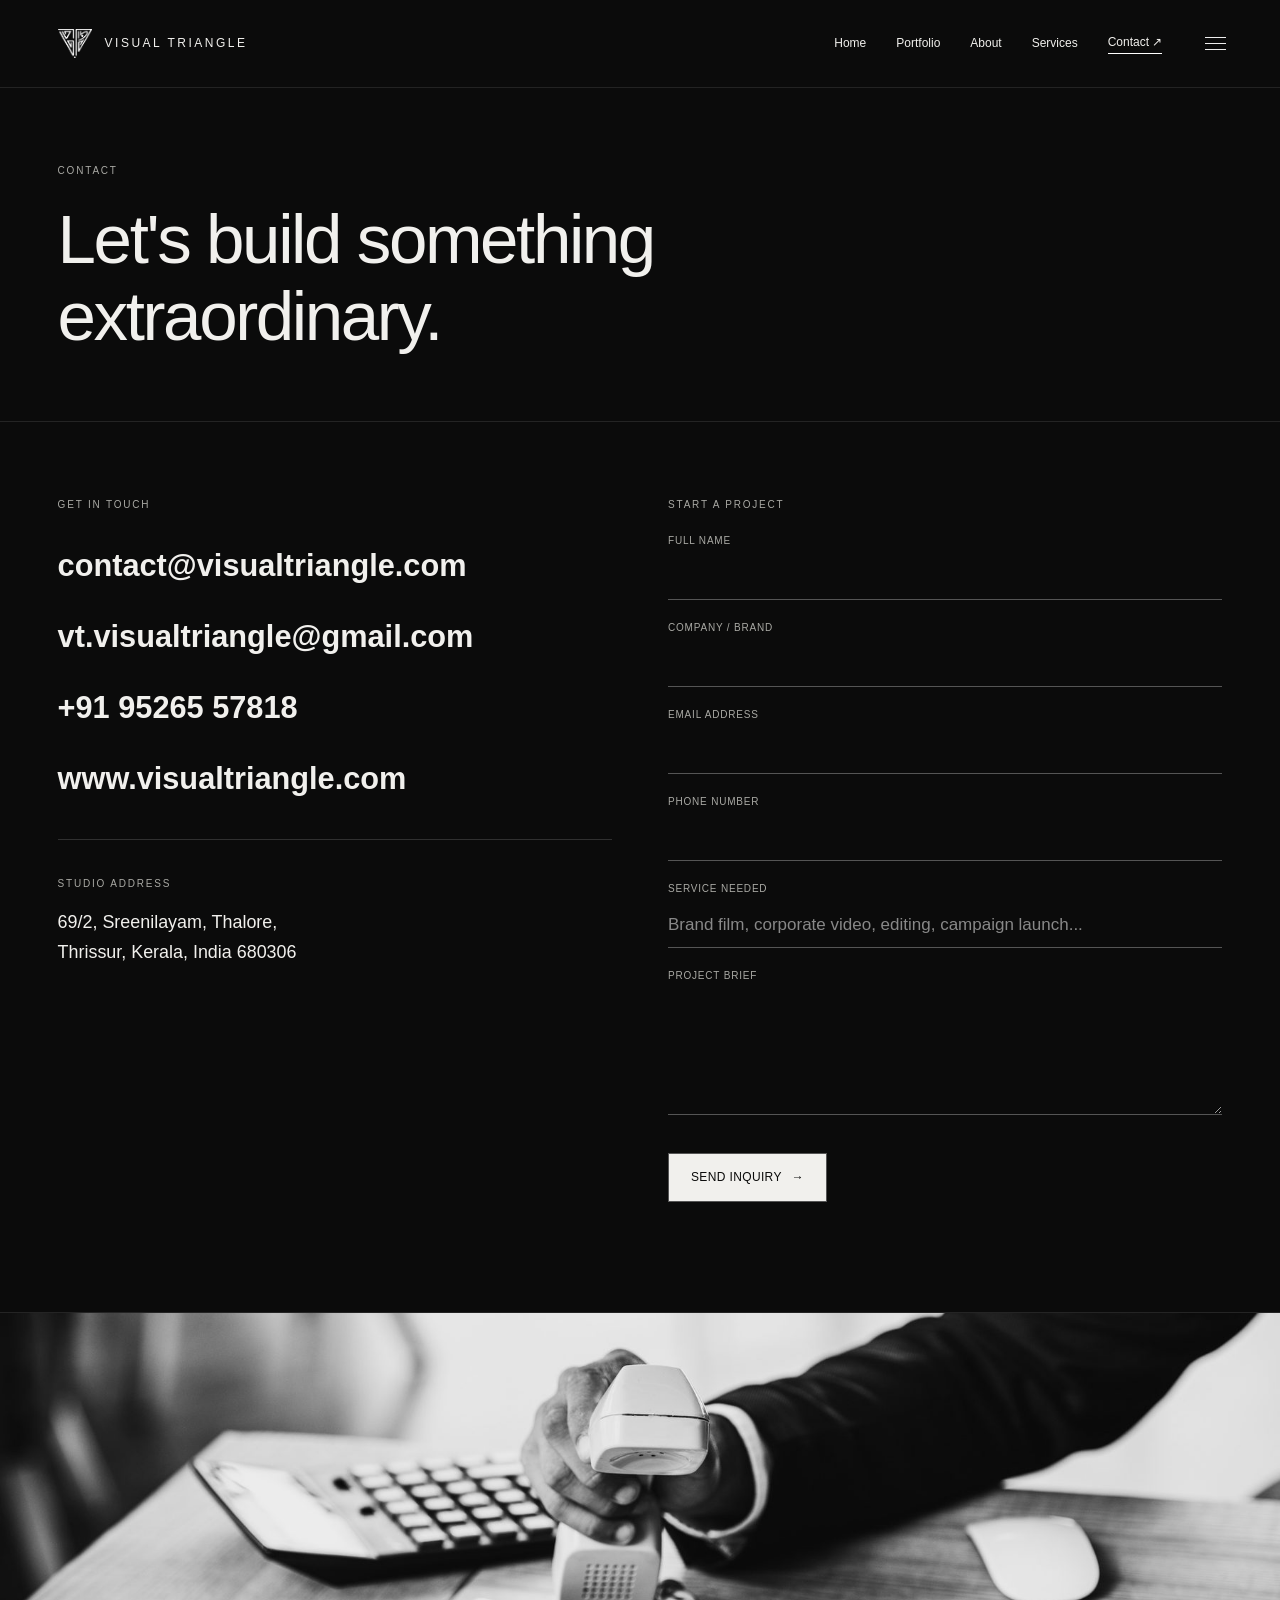
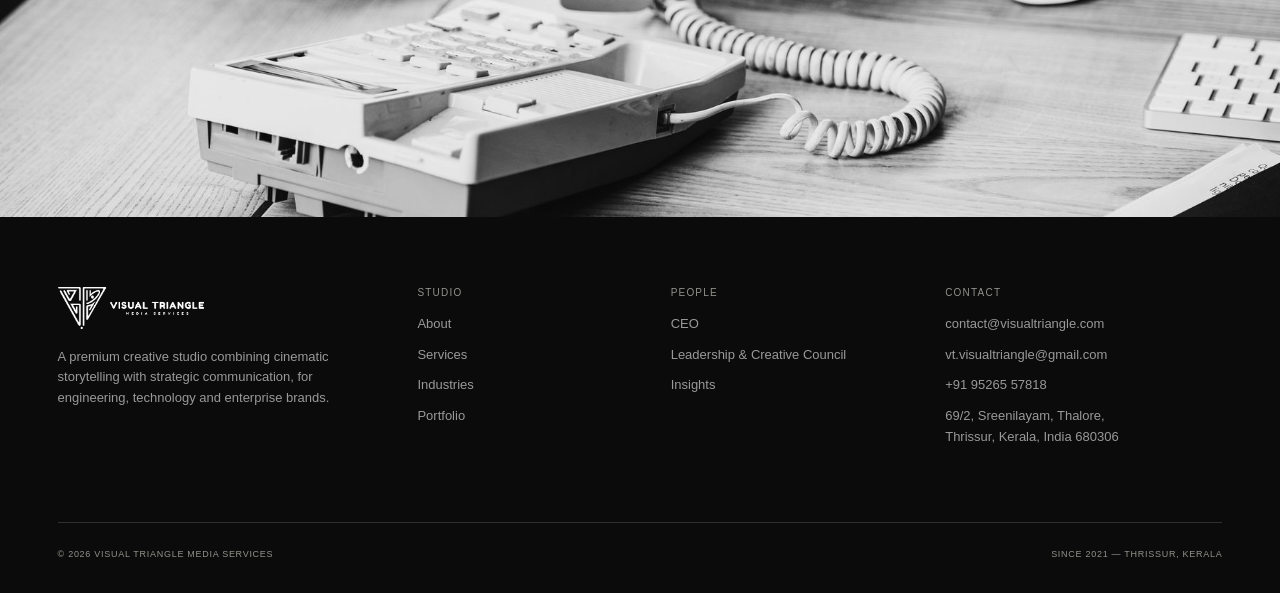
<file: contact/index.html>
<!DOCTYPE html>

<html lang="en">
<head>
<meta charset="utf-8"/>
<meta content="width=device-width, initial-scale=1" name="viewport"/>
<title>Contact — Visual Triangle Media Services</title>
<meta content="Let's build something extraordinary — get in touch with Visual Triangle Media Services." name="description"/>
<link href="/assets/vt_icon_black.png" rel="icon"/>
<link href="/styles.css" rel="stylesheet"/>
<link href="/redesign.css" rel="stylesheet"/></head>
<body class="page-contact"><header class="new-header"><a class="new-brand" href="/"><img alt="Visual Triangle" decoding="async" loading="lazy" src="/assets/vt_icon.png"/><span>VISUAL TRIANGLE</span></a><nav aria-label="Primary navigation"><a href="/">Home</a><a href="/portfolio">Portfolio</a><a href="/about">About</a><a href="/services">Services</a><a aria-current="page" href="/contact">Contact ↗</a><details class="site-menu"><summary aria-label="Open navigation menu"><span aria-hidden="true" class="hamburger"><span></span><span></span><span></span></span></summary><div class="menu-panel"><a href="/">Home</a><a href="/about">About</a><a href="/services">Services</a><a href="/industries">Industries</a><a href="/portfolio">Portfolio</a><a href="/ceo">CEO</a><a href="/leadership">Leadership &amp; Creative Council</a><a href="/insights">Insights</a><a href="/contact">Contact</a></div></details></nav></header>
<header class="section" style="padding-top:160px; padding-bottom:0;">
<div class="wrap">
<p class="eyebrow reveal">Contact</p>
<h1 class="display-1 reveal" style="margin-top:22px; max-width:1000px;">Let's build something<br/>extraordinary.</h1>
</div>
</header>
<section class="section">
<div class="wrap">
<div class="grid grid-2" style="gap:56px;">
<div class="reveal">
<p class="eyebrow">Get in touch</p>
<div style="margin-top:28px; display:flex; flex-direction:column; gap:22px;">
<a class="text-link contact-detail-link" href="mailto:contact@visualtriangle.com" style="font-family:var(--display); font-weight:700; font-size:clamp(22px,2.4vw,32px);">contact@visualtriangle.com</a>
<a class="text-link contact-detail-link" href="mailto:vt.visualtriangle@gmail.com" style="font-family:var(--display); font-weight:700; font-size:clamp(22px,2.4vw,32px);">vt.visualtriangle@gmail.com</a>
<a class="text-link contact-detail-link" href="tel:+919526557818" style="font-family:var(--display); font-weight:700; font-size:clamp(22px,2.4vw,32px);">+91 95265 57818</a>
<a class="text-link contact-detail-link" href="https://www.visualtriangle.com" style="font-family:var(--display); font-weight:700; font-size:clamp(22px,2.4vw,32px);">www.visualtriangle.com</a>
</div>
<div class="rule" style="margin:36px 0;"></div>
<p class="eyebrow">Studio Address</p>
<p class="lede" style="margin-top:16px; color:var(--ink);">69/2, Sreenilayam, Thalore,<br/>Thrissur, Kerala, India 680306</p>
</div>
<form name="project-enquiry" data-netlify="true" netlify-honeypot="website" accept-charset="UTF-8" action="/thank-you/" class="reveal" data-contact-form="" method="POST" style="display:flex; flex-direction:column; gap:20px;">
<input type="hidden" name="form-name" value="project-enquiry"/>
<p class="eyebrow">Start a project</p>
<output aria-live="polite" data-contact-status="" style="display:none; font-family:var(--mono); font-size:12px; color:var(--gray);"></output>
<div style="position:absolute; left:-9999px; width:1px; height:1px; overflow:hidden;">
<label for="contact-website">Website</label>
<input autocomplete="off" id="contact-website" name="website" tabindex="-1" type="text" value=""/>
</div>
<div style="display:flex; flex-direction:column; gap:6px;">
<label for="contact-name" style="font-family:var(--mono); font-size:12px; letter-spacing:.08em; text-transform:uppercase; color:var(--gray);">Full Name</label>
<input autocomplete="name" id="contact-name" name="full_name" required="" style="border:none; border-bottom:1px solid var(--line-on-light); padding:12px 0; font-family:var(--body); font-size:17px; background:transparent;" type="text" value=""/>
</div>
<div style="display:flex; flex-direction:column; gap:6px;">
<label for="contact-company" style="font-family:var(--mono); font-size:12px; letter-spacing:.08em; text-transform:uppercase; color:var(--gray);">Company / Brand</label>
<input autocomplete="organization" id="contact-company" name="company" style="border:none; border-bottom:1px solid var(--line-on-light); padding:12px 0; font-family:var(--body); font-size:17px; background:transparent;" type="text" value=""/>
</div>
<div style="display:flex; flex-direction:column; gap:6px;">
<label for="contact-email" style="font-family:var(--mono); font-size:12px; letter-spacing:.08em; text-transform:uppercase; color:var(--gray);">Email Address</label>
<input autocomplete="email" id="contact-email" name="email" required="" style="border:none; border-bottom:1px solid var(--line-on-light); padding:12px 0; font-family:var(--body); font-size:17px; background:transparent;" type="email" value=""/>
</div>
<div style="display:flex; flex-direction:column; gap:6px;">
<label for="contact-phone" style="font-family:var(--mono); font-size:12px; letter-spacing:.08em; text-transform:uppercase; color:var(--gray);">Phone Number</label>
<input autocomplete="tel" id="contact-phone" name="phone" style="border:none; border-bottom:1px solid var(--line-on-light); padding:12px 0; font-family:var(--body); font-size:17px; background:transparent;" type="tel" value=""/>
</div>
<div style="display:flex; flex-direction:column; gap:6px;">
<label for="contact-service" style="font-family:var(--mono); font-size:12px; letter-spacing:.08em; text-transform:uppercase; color:var(--gray);">Service Needed</label>
<input id="contact-service" name="service" placeholder="Brand film, corporate video, editing, campaign launch..." style="border:none; border-bottom:1px solid var(--line-on-light); padding:12px 0; font-family:var(--body); font-size:17px; background:transparent;" type="text" value=""/>
</div>
<div style="display:flex; flex-direction:column; gap:6px;">
<label for="contact-message" style="font-family:var(--mono); font-size:12px; letter-spacing:.08em; text-transform:uppercase; color:var(--gray);">Project Brief</label>
<textarea id="contact-message" name="brief" required="" rows="5" style="border:none; border-bottom:1px solid var(--line-on-light); padding:12px 0; font-family:var(--body); font-size:17px; background:transparent; resize:vertical;"></textarea>
</div>
<button class="btn btn-solid" data-contact-submit="" style="align-self:flex-start; margin-top:8px;" type="submit">Send Inquiry <span class="btn-arrow">→</span></button>
<p style="font-family:var(--mono); font-size:12px; color:var(--gray-light);"></p>
</form>
</div>
</div>
</section>
<div class="figure reveal" style="height:56vh;">
<img alt="Visual Triangle office desk" class="kicker-photo mono-media" decoding="async" loading="lazy" src="/assets/photography/phone_desk.jpg"/>
</div>
<footer class="site-footer">
<div class="footer-top">
<div class="footer-brand">
<img alt="Visual Triangle Media Services" class="footer-logo" decoding="async" loading="lazy" src="/assets/vt_logo.png"/>
<p>A premium creative studio combining cinematic storytelling with strategic communication, for engineering, technology and enterprise brands.</p>
</div>
<div class="footer-col">
<h4>Studio</h4>
<a href="/about">About</a>
<a href="/services">Services</a>
<a href="/industries">Industries</a>
<a href="/portfolio">Portfolio</a>
</div>
<div class="footer-col">
<h4>People</h4>
<a href="/ceo">CEO</a>
<a href="/leadership">Leadership &amp; Creative Council</a>
<a href="/insights">Insights</a>
</div>
<div class="footer-col">
<h4>Contact</h4>
<a href="mailto:contact@visualtriangle.com">contact@visualtriangle.com</a>
<a href="mailto:vt.visualtriangle@gmail.com">vt.visualtriangle@gmail.com</a>
<a href="tel:+919526557818">+91 95265 57818</a>
<p>69/2, Sreenilayam, Thalore,<br/>Thrissur, Kerala, India 680306</p>
</div>
</div>
<div class="footer-bottom">
<span>© <span data-year="">2026</span> Visual Triangle Media Services</span>
<span>Since 2021 — Thrissur, Kerala</span>
</div>
</footer>
<script src="/script.js"></script>
<script src="/contact-form.js"></script>
</body>
</html>
</file>
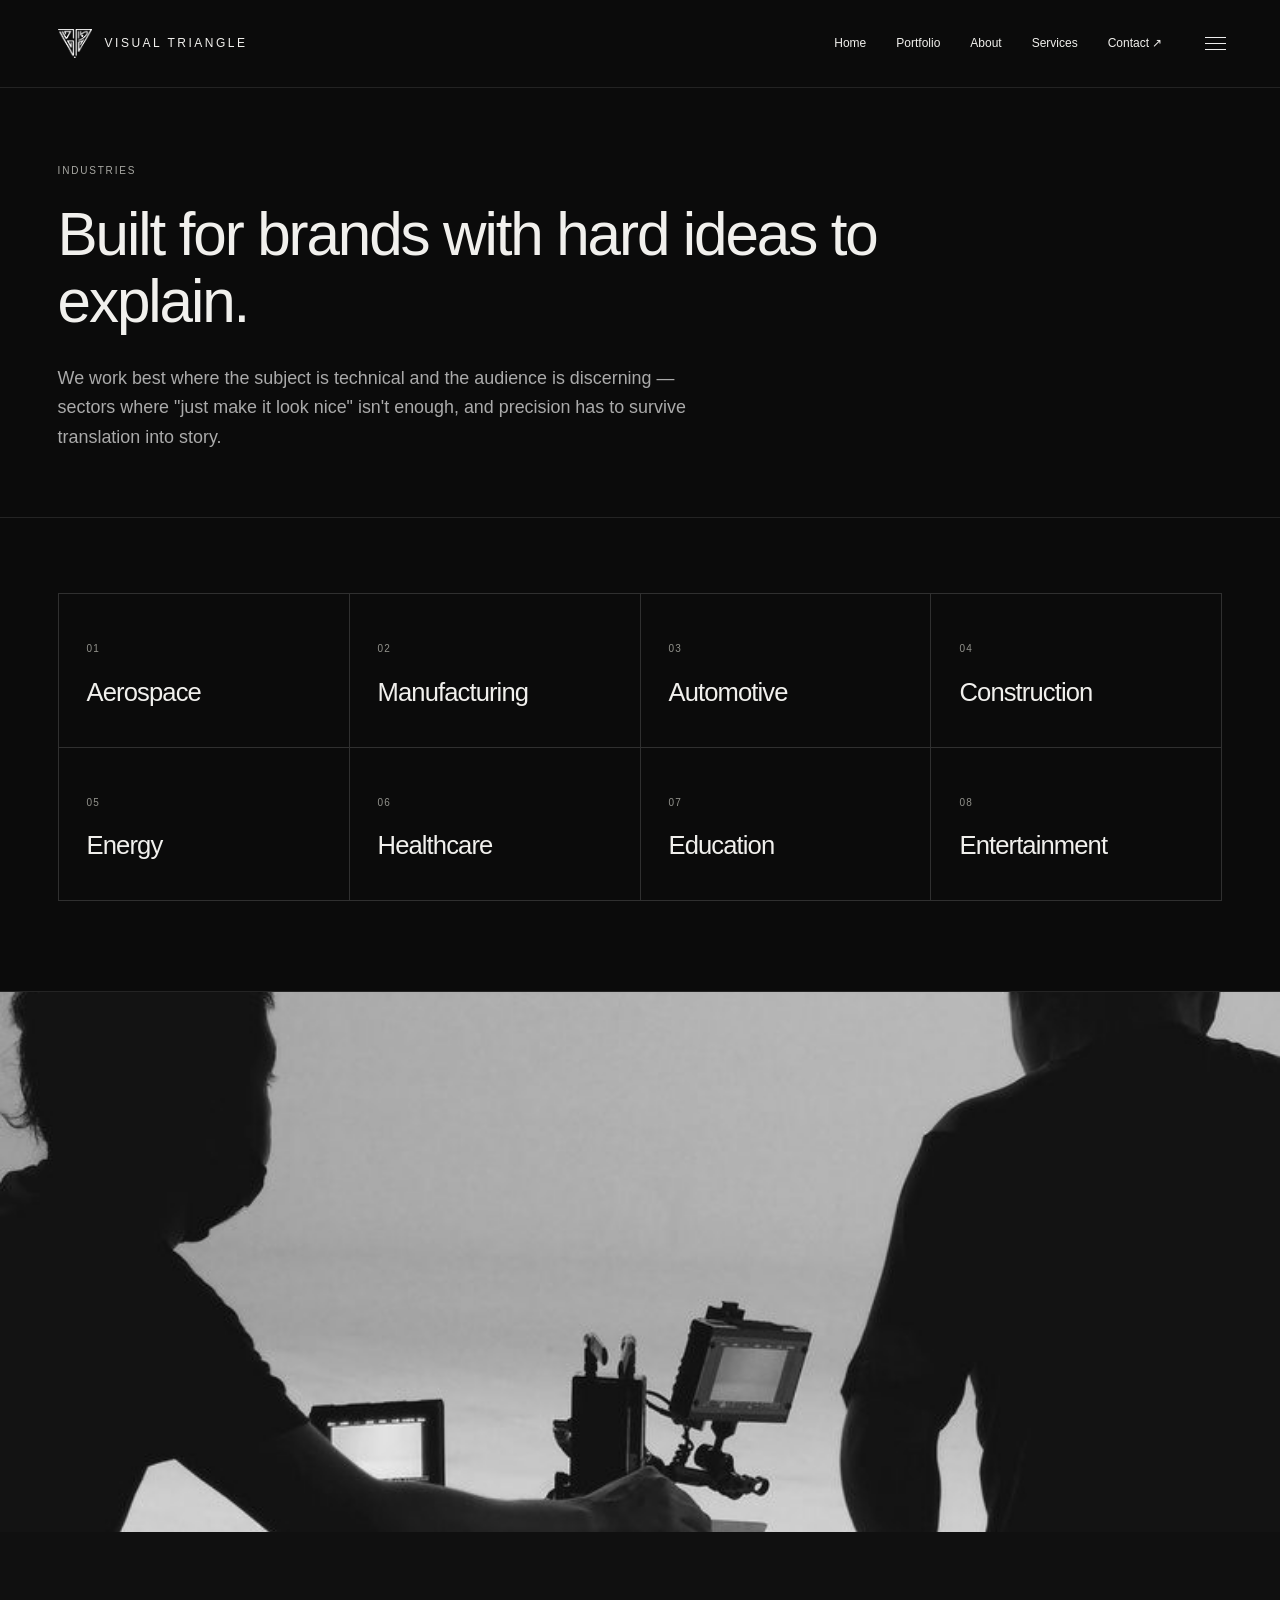
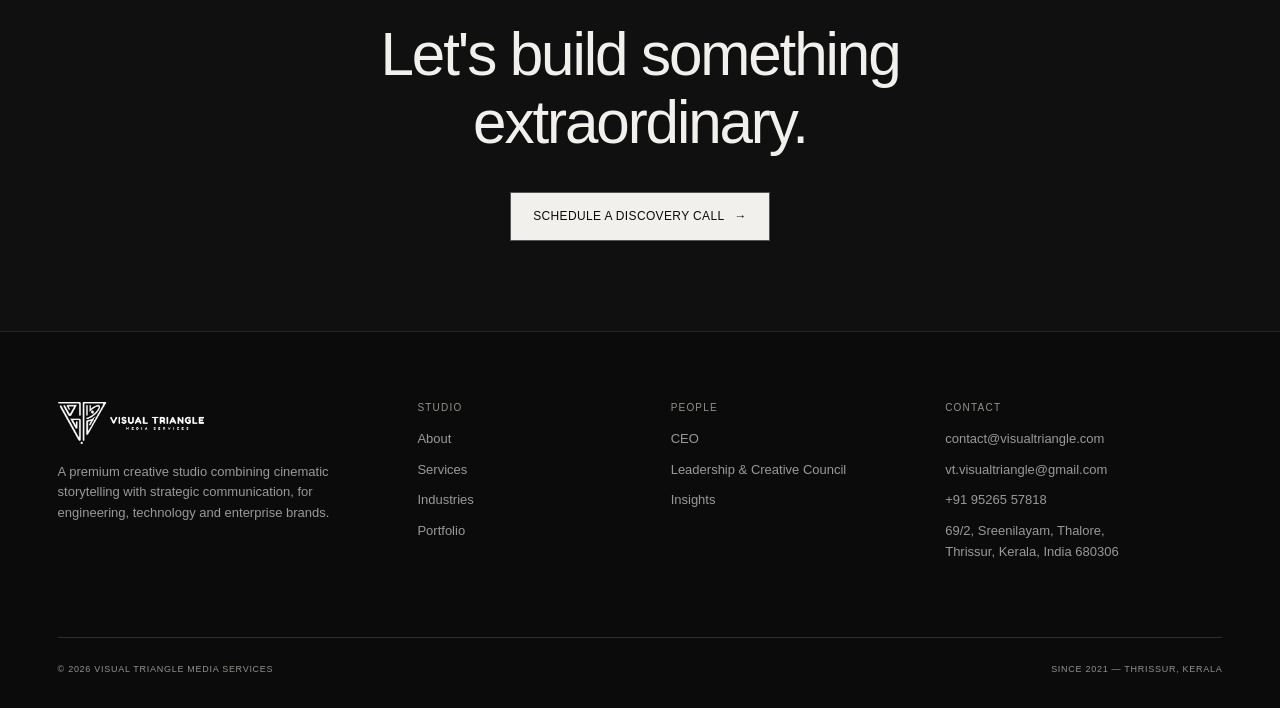
<file: industries/index.html>
<!DOCTYPE html>

<html lang="en">
<head>
<meta charset="utf-8"/>
<meta content="width=device-width, initial-scale=1" name="viewport"/>
<title>Industries — Visual Triangle Media Services</title>
<meta content="Aerospace, manufacturing, automotive, construction, energy, healthcare, education and entertainment." name="description"/>
<link href="/assets/vt_icon_black.png" rel="icon"/>
<link href="/styles.css" rel="stylesheet"/>
<link href="/redesign.css" rel="stylesheet"/></head>
<body class="page-industries"><header class="new-header"><a class="new-brand" href="/"><img alt="Visual Triangle" decoding="async" loading="lazy" src="/assets/vt_icon.png"/><span>VISUAL TRIANGLE</span></a><nav aria-label="Primary navigation"><a href="/">Home</a><a href="/portfolio">Portfolio</a><a href="/about">About</a><a href="/services">Services</a><a href="/contact">Contact ↗</a><details class="site-menu"><summary aria-label="Open navigation menu"><span aria-hidden="true" class="hamburger"><span></span><span></span><span></span></span></summary><div class="menu-panel"><a href="/">Home</a><a href="/about">About</a><a href="/services">Services</a><a href="/industries">Industries</a><a href="/portfolio">Portfolio</a><a href="/ceo">CEO</a><a href="/leadership">Leadership &amp; Creative Council</a><a href="/insights">Insights</a><a href="/contact">Contact</a></div></details></nav></header>
<header class="section" style="padding-top:160px; padding-bottom:56px;">
<div class="wrap">
<p class="eyebrow reveal">Industries</p>
<h1 class="display-2 reveal" style="margin-top:22px; max-width:820px;">Built for brands with hard ideas to explain.</h1>
<p class="lede reveal" style="margin-top:28px;">We work best where the subject is technical and the audience
      is discerning — sectors where "just make it look nice" isn't enough, and precision has to survive translation
      into story.</p>
</div>
</header>
<section class="section" style="padding-top:0;">
<div class="wrap">
<div class="grid grid-4" style="gap:1px; background:var(--line-on-light); border:1px solid var(--line-on-light);">
<div class="reveal tile-box" style="background:var(--paper); padding:40px 28px;"><span class="index-num">01</span><h3 class="h4" style="margin-top:18px;">Aerospace</h3></div>
<div class="reveal tile-box" style="background:var(--paper); padding:40px 28px;"><span class="index-num">02</span><h3 class="h4" style="margin-top:18px;">Manufacturing</h3></div>
<div class="reveal tile-box" style="background:var(--paper); padding:40px 28px;"><span class="index-num">03</span><h3 class="h4" style="margin-top:18px;">Automotive</h3></div>
<div class="reveal tile-box" style="background:var(--paper); padding:40px 28px;"><span class="index-num">04</span><h3 class="h4" style="margin-top:18px;">Construction</h3></div>
<div class="reveal tile-box" style="background:var(--paper); padding:40px 28px;"><span class="index-num">05</span><h3 class="h4" style="margin-top:18px;">Energy</h3></div>
<div class="reveal tile-box" style="background:var(--paper); padding:40px 28px;"><span class="index-num">06</span><h3 class="h4" style="margin-top:18px;">Healthcare</h3></div>
<div class="reveal tile-box" style="background:var(--paper); padding:40px 28px;"><span class="index-num">07</span><h3 class="h4" style="margin-top:18px;">Education</h3></div>
<div class="reveal tile-box" style="background:var(--paper); padding:40px 28px;"><span class="index-num">08</span><h3 class="h4" style="margin-top:18px;">Entertainment</h3></div>
</div>
</div>
</section>
<div class="figure reveal" style="height:60vh;">
<img alt="Visual Triangle crew operating a camera rig on set" class="kicker-photo mono-media" decoding="async" loading="lazy" src="/assets/photography/camera_operators.jpg"/>
</div>
<section class="section section-dark" style="text-align:center;">
<div class="wrap">
<h2 class="display-2 reveal">Let's build something<br/>extraordinary.</h2>
<div class="reveal" style="margin-top:36px;">
<a class="btn btn-solid" href="/contact">Schedule a Discovery Call <span class="btn-arrow">→</span></a>
</div>
</div>
</section>
<footer class="site-footer">
<div class="footer-top">
<div class="footer-brand">
<img alt="Visual Triangle Media Services" class="footer-logo" decoding="async" loading="lazy" src="/assets/vt_logo.png"/>
<p>A premium creative studio combining cinematic storytelling with strategic communication, for engineering, technology and enterprise brands.</p>
</div>
<div class="footer-col">
<h4>Studio</h4>
<a href="/about">About</a>
<a href="/services">Services</a>
<a href="/industries">Industries</a>
<a href="/portfolio">Portfolio</a>
</div>
<div class="footer-col">
<h4>People</h4>
<a href="/ceo">CEO</a>
<a href="/leadership">Leadership &amp; Creative Council</a>
<a href="/insights">Insights</a>
</div>
<div class="footer-col">
<h4>Contact</h4>
<a href="mailto:contact@visualtriangle.com">contact@visualtriangle.com</a>
<a href="mailto:vt.visualtriangle@gmail.com">vt.visualtriangle@gmail.com</a>
<a href="tel:+919526557818">+91 95265 57818</a>
<p>69/2, Sreenilayam, Thalore,<br/>Thrissur, Kerala, India 680306</p>
</div>
</div>
<div class="footer-bottom">
<span>© <span data-year="">2026</span> Visual Triangle Media Services</span>
<span>Since 2021 — Thrissur, Kerala</span>
</div>
</footer>
<script src="/script.js"></script>
</body>
</html>
</file>
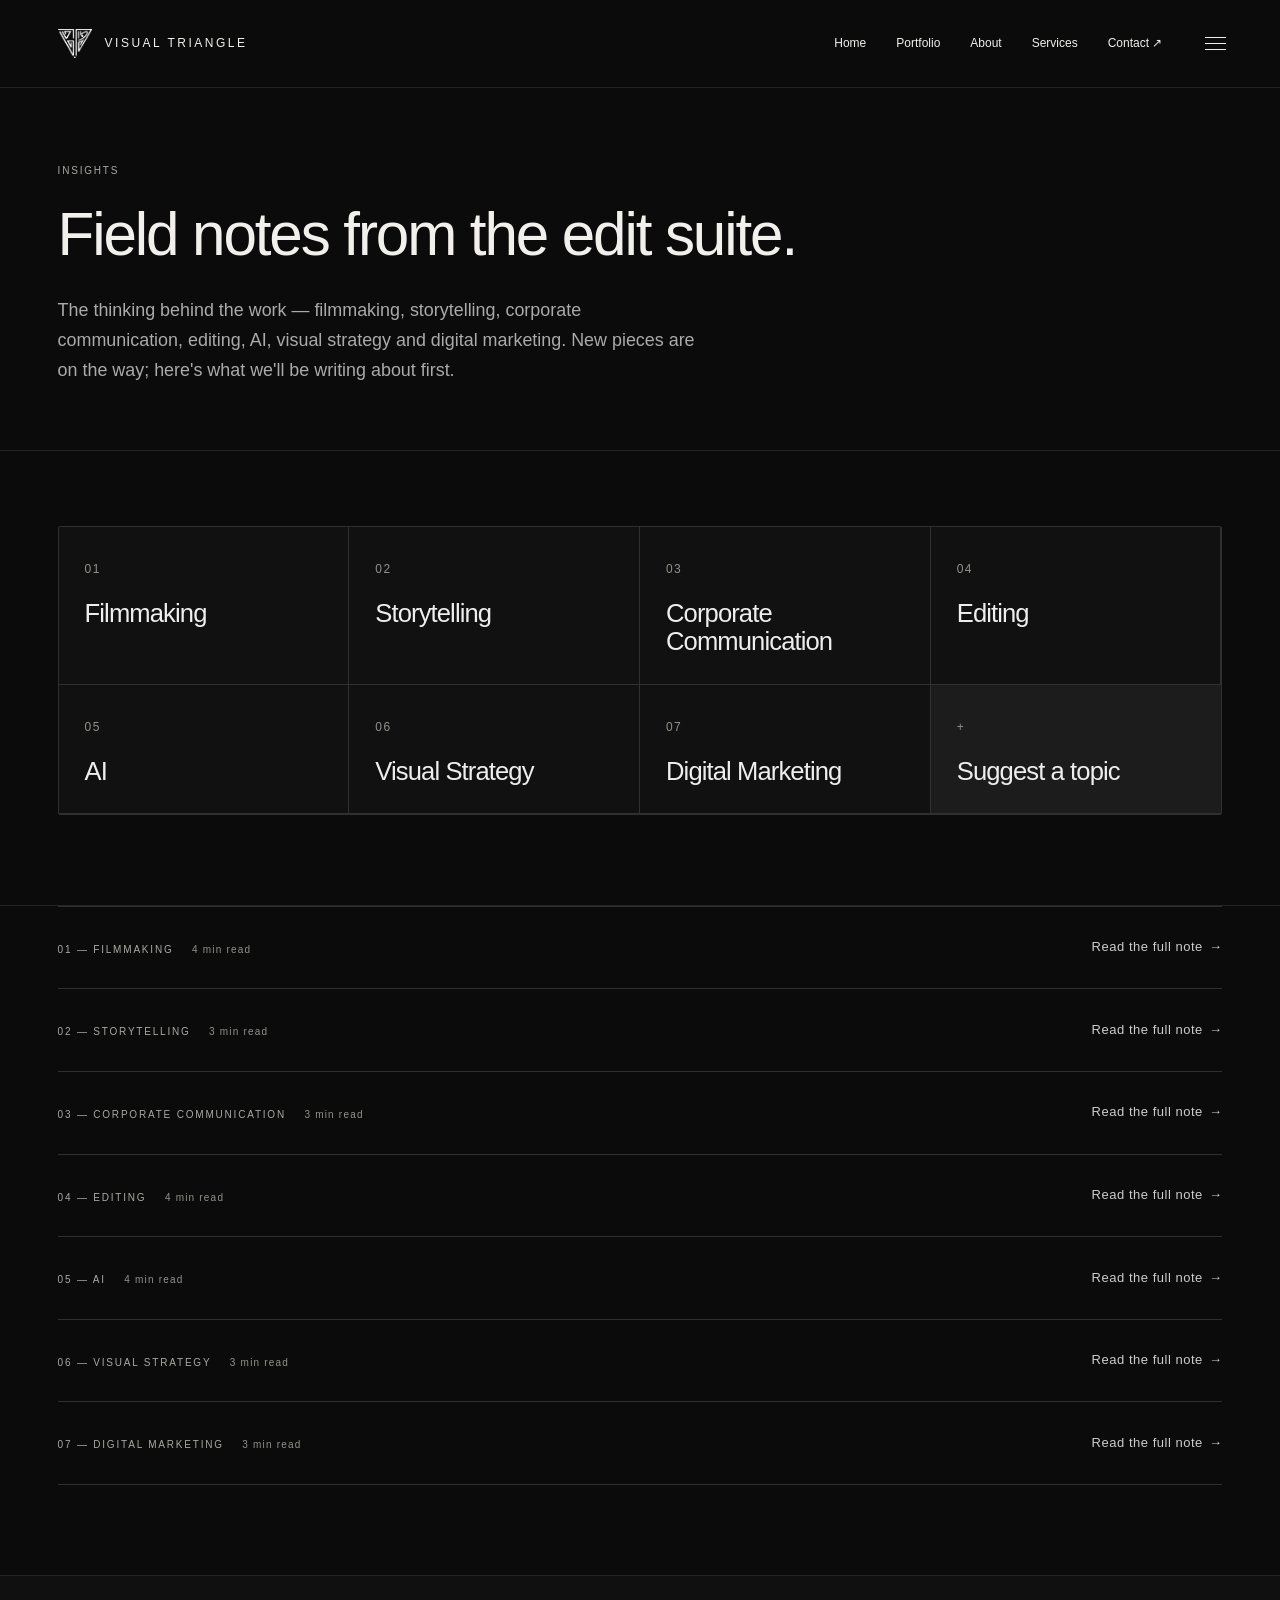
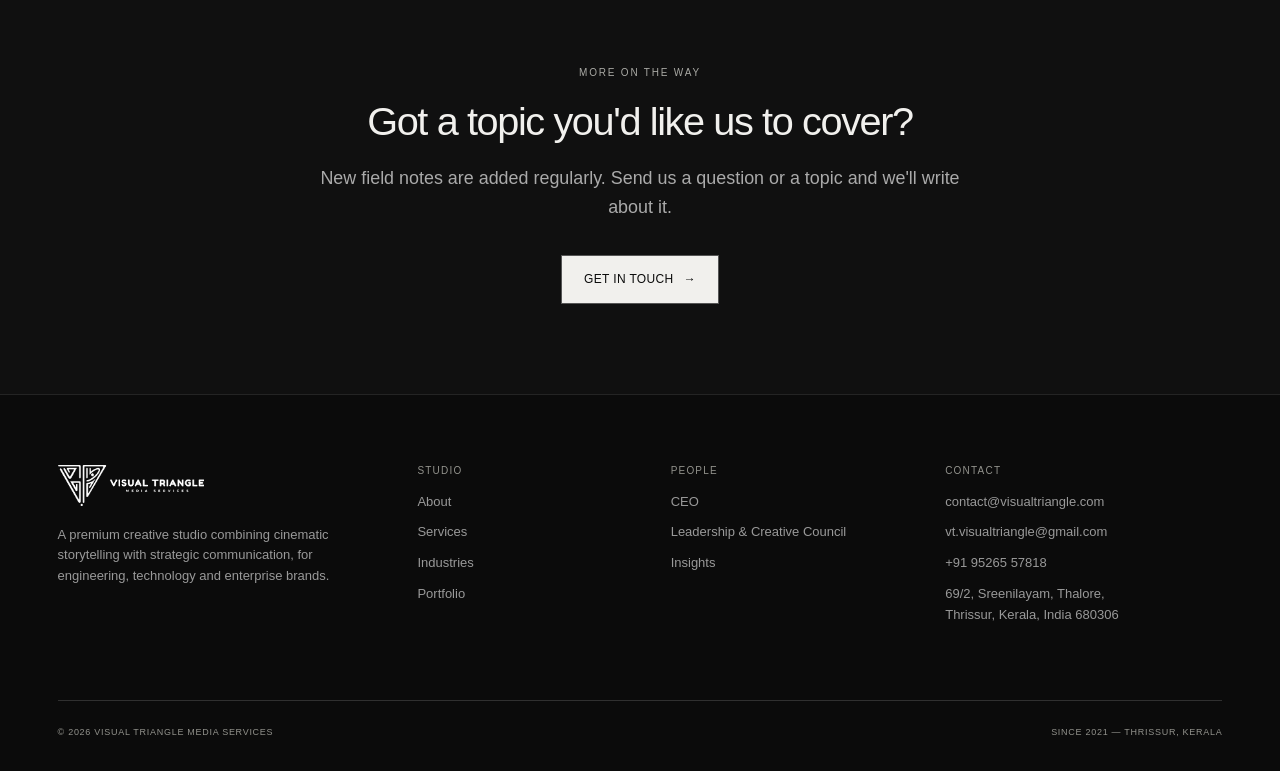
<file: insights/index.html>
<!DOCTYPE html>

<html lang="en">
<head>
<meta charset="utf-8"/>
<meta content="width=device-width, initial-scale=1" name="viewport"/>
<title>Insights — Visual Triangle Media Services</title>
<meta content="Filmmaking, storytelling, corporate communication, editing, AI, visual strategy and digital marketing." name="description"/>
<link href="/assets/vt_icon_black.png" rel="icon"/>
<link href="/styles.css" rel="stylesheet"/>
<link href="/redesign.css" rel="stylesheet"/></head>
<body class="page-insights"><header class="new-header"><a class="new-brand" href="/"><img alt="Visual Triangle" decoding="async" loading="lazy" src="/assets/vt_icon.png"/><span>VISUAL TRIANGLE</span></a><nav aria-label="Primary navigation"><a href="/">Home</a><a href="/portfolio">Portfolio</a><a href="/about">About</a><a href="/services">Services</a><a href="/contact">Contact ↗</a><details class="site-menu"><summary aria-label="Open navigation menu"><span aria-hidden="true" class="hamburger"><span></span><span></span><span></span></span></summary><div class="menu-panel"><a href="/">Home</a><a href="/about">About</a><a href="/services">Services</a><a href="/industries">Industries</a><a href="/portfolio">Portfolio</a><a href="/ceo">CEO</a><a href="/leadership">Leadership &amp; Creative Council</a><a href="/insights">Insights</a><a href="/contact">Contact</a></div></details></nav></header>
<header class="section" style="padding-top:160px; padding-bottom:56px;">
<div class="wrap">
<p class="eyebrow reveal">Insights</p>
<h1 class="display-2 reveal" style="margin-top:22px; max-width:820px;">Field notes from the edit suite.</h1>
<p class="lede reveal" style="margin-top:28px; max-width:640px;">The thinking behind the work — filmmaking,
      storytelling, corporate communication, editing, AI, visual strategy and digital marketing. New pieces are
      on the way; here's what we'll be writing about first.</p>
</div>
</header>
<section class="section" style="padding-top:0;">
<div class="wrap">
<div class="grid grid-4 reveal" style="gap:0; border:1px solid var(--line-on-light); border-radius:var(--radius); overflow:hidden;">
<a class="insight-box" data-target="insight-01" href="#insight-01">
<span class="index-num">01</span>
<h3 class="h4 insight-box-title">Filmmaking</h3>
</a>
<a class="insight-box" data-target="insight-02" href="#insight-02">
<span class="index-num">02</span>
<h3 class="h4 insight-box-title">Storytelling</h3>
</a>
<a class="insight-box" data-target="insight-03" href="#insight-03">
<span class="index-num">03</span>
<h3 class="h4 insight-box-title">Corporate Communication</h3>
</a>
<a class="insight-box" data-target="insight-04" href="#insight-04">
<span class="index-num">04</span>
<h3 class="h4 insight-box-title">Editing</h3>
</a>
<a class="insight-box" data-target="insight-05" href="#insight-05">
<span class="index-num">05</span>
<h3 class="h4 insight-box-title">AI</h3>
</a>
<a class="insight-box" data-target="insight-06" href="#insight-06">
<span class="index-num">06</span>
<h3 class="h4 insight-box-title">Visual Strategy</h3>
</a>
<a class="insight-box" data-target="insight-07" href="#insight-07">
<span class="index-num">07</span>
<h3 class="h4 insight-box-title">Digital Marketing</h3>
</a>
<a class="insight-box insight-box-dark" href="/contact">
<span class="index-num">+</span>
<h3 class="h4 insight-box-title">Suggest a topic</h3>
</a>
</div>
</div>
</section>
<section class="section" style="padding-top:0;">
<div class="wrap">
<div class="rule reveal"></div>
<details class="insight-article reveal" id="insight-01">
<summary>
<span>
<span class="eyebrow" style="display:inline;">01 — Filmmaking</span>
<span class="index-num" style="margin-left:14px;">4 min read</span>
</span>
<span class="insight-toggle">Read the full note <span class="btn-arrow">→</span></span>
</summary>
<div class="insight-article-body">
<h2 class="h4" style="font-size:26px;">What a Film Set Teaches You About Corporate Video</h2>
<p class="lede" style="margin-top:16px; color:var(--ink);">Every corporate shoot we run borrows its discipline
          from feature film sets, not from marketing decks. A film set assumes the camera only rolls once things are
          right — blocking rehearsed, light metered, sound checked — because a wasted take costs the whole crew's
          time. Most corporate video looks like corporate video because it skips that discipline: a presenter reads
          off a teleprompter in front of whatever wall was available, and everyone hopes editing will fix it.</p>
<p class="lede" style="margin-top:14px; color:var(--ink);">It won't, not fully. The single biggest quality
          jump we can make on any engineering or enterprise shoot has nothing to do with cameras — it's spending an
          extra hour on blocking and light before anyone says "action." That's a film-set habit, and it's the one
          we refuse to drop regardless of budget.</p>
</div>
</details>
<div class="rule reveal"></div>
<details class="insight-article reveal" id="insight-02">
<summary>
<span>
<span class="eyebrow" style="display:inline;">02 — Storytelling</span>
<span class="index-num" style="margin-left:14px;">3 min read</span>
</span>
<span class="insight-toggle">Read the full note <span class="btn-arrow">→</span></span>
</summary>
<div class="insight-article-body">
<h2 class="h4" style="font-size:26px;">The Three-Act Structure Hiding in Your Company's Pitch Deck</h2>
<p class="lede" style="margin-top:16px; color:var(--ink);">Screenwriters have used the same three-act shape
          for a century: establish the world, introduce the problem that breaks it, resolve the problem in a way
          that changes something. Most technical pitch decks already have this structure by accident — a market
          context slide, a problem slide, a solution slide — but they present it as a list instead of a story, so
          the tension never builds and nobody remembers it an hour later.</p>
<p class="lede" style="margin-top:14px; color:var(--ink);">When we turn a deck into a film, the content
          barely changes. What changes is sequencing and pace: we hold on the problem a beat longer than feels
          comfortable before we release it with the solution. That single edit decision is usually the difference
          between a video people watch politely and one they actually remember.</p>
</div>
</details>
<div class="rule reveal"></div>
<details class="insight-article reveal" id="insight-03">
<summary>
<span>
<span class="eyebrow" style="display:inline;">03 — Corporate Communication</span>
<span class="index-num" style="margin-left:14px;">3 min read</span>
</span>
<span class="insight-toggle">Read the full note <span class="btn-arrow">→</span></span>
</summary>
<div class="insight-article-body">
<h2 class="h4" style="font-size:26px;">Why Most Corporate Videos Fail in the First Eight Seconds</h2>
<p class="lede" style="margin-top:16px; color:var(--ink);">Eight seconds is roughly how long a cold viewer
          gives an unfamiliar video before deciding whether to keep watching, and most corporate films spend that
          window on a logo animation and a stock drone shot of an office building. Neither tells the viewer why
          they should care. The films that hold attention open on a specific, concrete moment — a hand adjusting an
          instrument, a line of dialogue mid-conversation — because specificity reads as truth, and truth is what
          keeps a skeptical viewer in the frame.</p>
<p class="lede" style="margin-top:14px; color:var(--ink);">Our rule for any corporate open: if the first
          shot could be swapped into a competitor's video without anyone noticing, it's the wrong first shot.</p>
</div>
</details>
<div class="rule reveal"></div>
<details class="insight-article reveal" id="insight-04">
<summary>
<span>
<span class="eyebrow" style="display:inline;">04 — Editing</span>
<span class="index-num" style="margin-left:14px;">4 min read</span>
</span>
<span class="insight-toggle">Read the full note <span class="btn-arrow">→</span></span>
</summary>
<div class="insight-article-body">
<h2 class="h4" style="font-size:26px;">The Invisible Craft: What Great Editing Actually Does</h2>
<p class="lede" style="margin-top:16px; color:var(--ink);">Good editing is judged by what a viewer never
          notices — the cut they don't feel, the pacing that never drags, the moment a scene ends exactly one beat
          before it overstays its welcome. It's a craft built almost entirely out of subtraction: every cut is a
          decision to remove something, and the skill lives in knowing what to remove without the audience sensing
          the gap. Fourteen years into doing this for a living, the note that still improves a cut more than any
          other is the simplest one: what happens if we just lose this?</p>
<p class="lede" style="margin-top:14px; color:var(--ink);">That instinct doesn't come from software. It
          comes from watching a scene fail in a hundred small ways until you can feel the failure coming before it
          happens.</p>
</div>
</details>
<div class="rule reveal"></div>
<details class="insight-article reveal" id="insight-05">
<summary>
<span>
<span class="eyebrow" style="display:inline;">05 — AI</span>
<span class="index-num" style="margin-left:14px;">4 min read</span>
</span>
<span class="insight-toggle">Read the full note <span class="btn-arrow">→</span></span>
</summary>
<div class="insight-article-body">
<h2 class="h4" style="font-size:26px;">Where AI Belongs in the Edit Suite (And Where It Doesn't)</h2>
<p class="lede" style="margin-top:16px; color:var(--ink);">AI tools have quietly become useful for the
          unglamorous parts of post-production: transcript-based rough cuts, noise reduction, rotoscoping, dailies
          organization — tasks that are mechanical enough that automating them frees an editor to spend more time
          on the part of the job that actually requires judgment. We use them there, happily, because they buy back
          hours we'd rather spend on structure and rhythm.</p>
<p class="lede" style="margin-top:14px; color:var(--ink);">Where we've drawn a hard line is generative
          replacement of actual footage, performance or voice — not out of nostalgia, but because the entire value
          of a documentary or a brand film is that it's evidence something real happened. The day an audience can't
          trust that a shot is real is the day the format stops working, for us and for everyone else in it.</p>
</div>
</details>
<div class="rule reveal"></div>
<details class="insight-article reveal" id="insight-06">
<summary>
<span>
<span class="eyebrow" style="display:inline;">06 — Visual Strategy</span>
<span class="index-num" style="margin-left:14px;">3 min read</span>
</span>
<span class="insight-toggle">Read the full note <span class="btn-arrow">→</span></span>
</summary>
<div class="insight-article-body">
<h2 class="h4" style="font-size:26px;">Brand Films vs. Brand Ads: Knowing Which One You Need</h2>
<p class="lede" style="margin-top:16px; color:var(--ink);">The two get commissioned interchangeably and
          they shouldn't be — a brand ad is built to interrupt someone and make a claim in fifteen seconds; a brand
          film is built to be sought out and rewards three minutes of attention with an actual story. Most of the
          disappointment we see with corporate video happens when a client commissions one and briefs the other: a
          three-minute film cut down to fifteen seconds loses its story, and a fifteen-second ad stretched to three
          minutes loses its urgency.</p>
<p class="lede" style="margin-top:14px; color:var(--ink);">Before any camera is booked, the honest first
          question is which of the two you're actually making — and where each one is going to run.</p>
</div>
</details>
<div class="rule reveal"></div>
<details class="insight-article reveal" id="insight-07">
<summary>
<span>
<span class="eyebrow" style="display:inline;">07 — Digital Marketing</span>
<span class="index-num" style="margin-left:14px;">3 min read</span>
</span>
<span class="insight-toggle">Read the full note <span class="btn-arrow">→</span></span>
</summary>
<div class="insight-article-body">
<h2 class="h4" style="font-size:26px;">The Metric That Actually Predicts Whether Your Video Will Work</h2>
<p class="lede" style="margin-top:16px; color:var(--ink);">View counts flatter everyone and predict almost
          nothing. The number we actually watch on a client's behalf is average watch-through at the ten-second mark
          — because it's the earliest point where the audience has made a real decision about the content rather
          than just letting an autoplay run. A video that holds 70% of viewers past ten seconds will usually keep
          earning attention, and pairing that number with click-through on the very next scene tells us exactly
          where a cut is losing people, scene by scene.</p>
<p class="lede" style="margin-top:14px; color:var(--ink);">Vanity metrics make a report look good for a
          week. Watch-through curves tell us what to fix before the next campaign.</p>
</div>
</details>
<div class="rule reveal"></div>
</div>
</section>
<section class="section section-dim" style="text-align:center;">
<div class="wrap">
<p class="eyebrow reveal" style="justify-content:center;">More on the way</p>
<h2 class="display-3 reveal" style="margin-top:18px;">Got a topic you'd like us to cover?</h2>
<p class="lede reveal" style="margin:20px auto 0;">New field notes are added regularly. Send us a question or a
      topic and we'll write about it.</p>
<div class="reveal" style="margin-top:32px;">
<a class="btn btn-solid" href="/contact">Get in Touch <span class="btn-arrow">→</span></a>
</div>
</div>
</section>
<footer class="site-footer">
<div class="footer-top">
<div class="footer-brand">
<img alt="Visual Triangle Media Services" class="footer-logo" decoding="async" loading="lazy" src="/assets/vt_logo.png"/>
<p>A premium creative studio combining cinematic storytelling with strategic communication, for engineering, technology and enterprise brands.</p>
</div>
<div class="footer-col">
<h4>Studio</h4>
<a href="/about">About</a>
<a href="/services">Services</a>
<a href="/industries">Industries</a>
<a href="/portfolio">Portfolio</a>
</div>
<div class="footer-col">
<h4>People</h4>
<a href="/ceo">CEO</a>
<a href="/leadership">Leadership &amp; Creative Council</a>
<a href="/insights">Insights</a>
</div>
<div class="footer-col">
<h4>Contact</h4>
<a href="mailto:contact@visualtriangle.com">contact@visualtriangle.com</a>
<a href="mailto:vt.visualtriangle@gmail.com">vt.visualtriangle@gmail.com</a>
<a href="tel:+919526557818">+91 95265 57818</a>
<p>69/2, Sreenilayam, Thalore,<br/>Thrissur, Kerala, India 680306</p>
</div>
</div>
<div class="footer-bottom">
<span>© <span data-year="">2026</span> Visual Triangle Media Services</span>
<span>Since 2021 — Thrissur, Kerala</span>
</div>
</footer>
<script src="/script.js"></script>
</body>
</html>
</file>
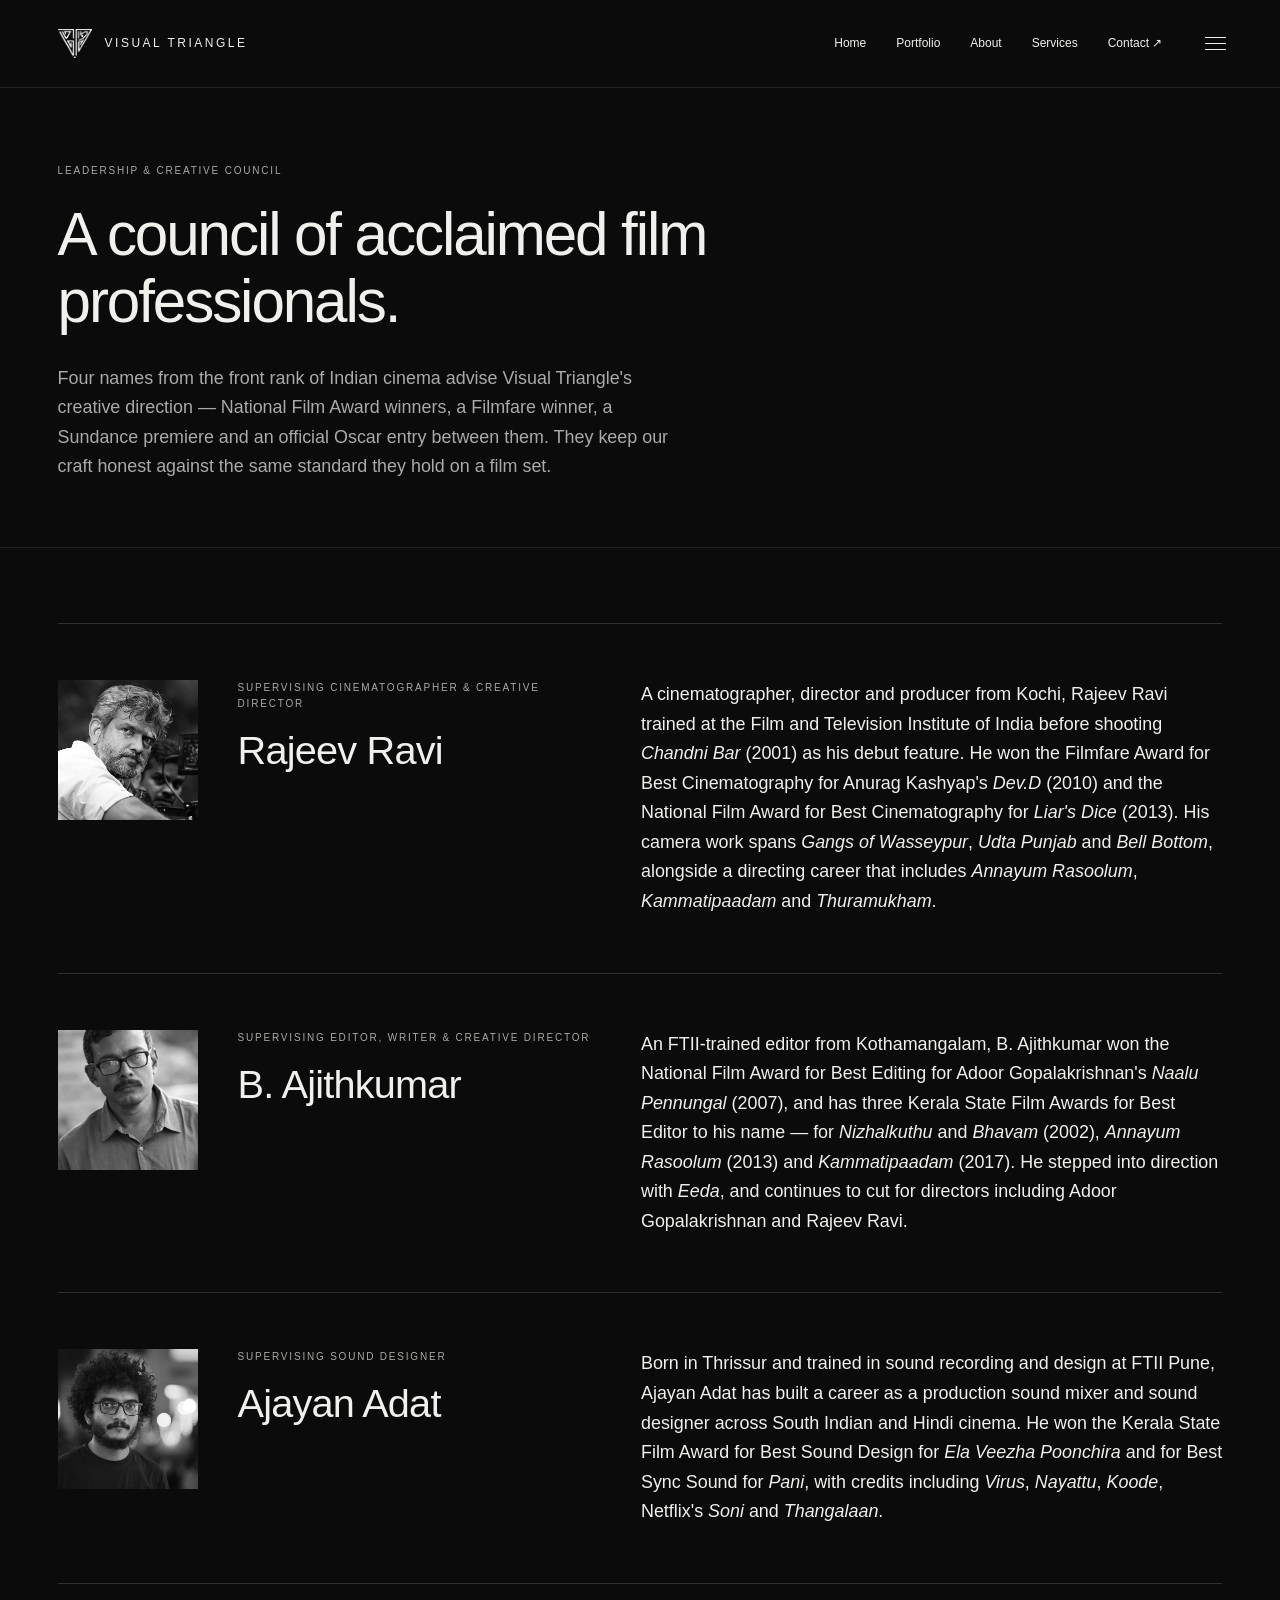
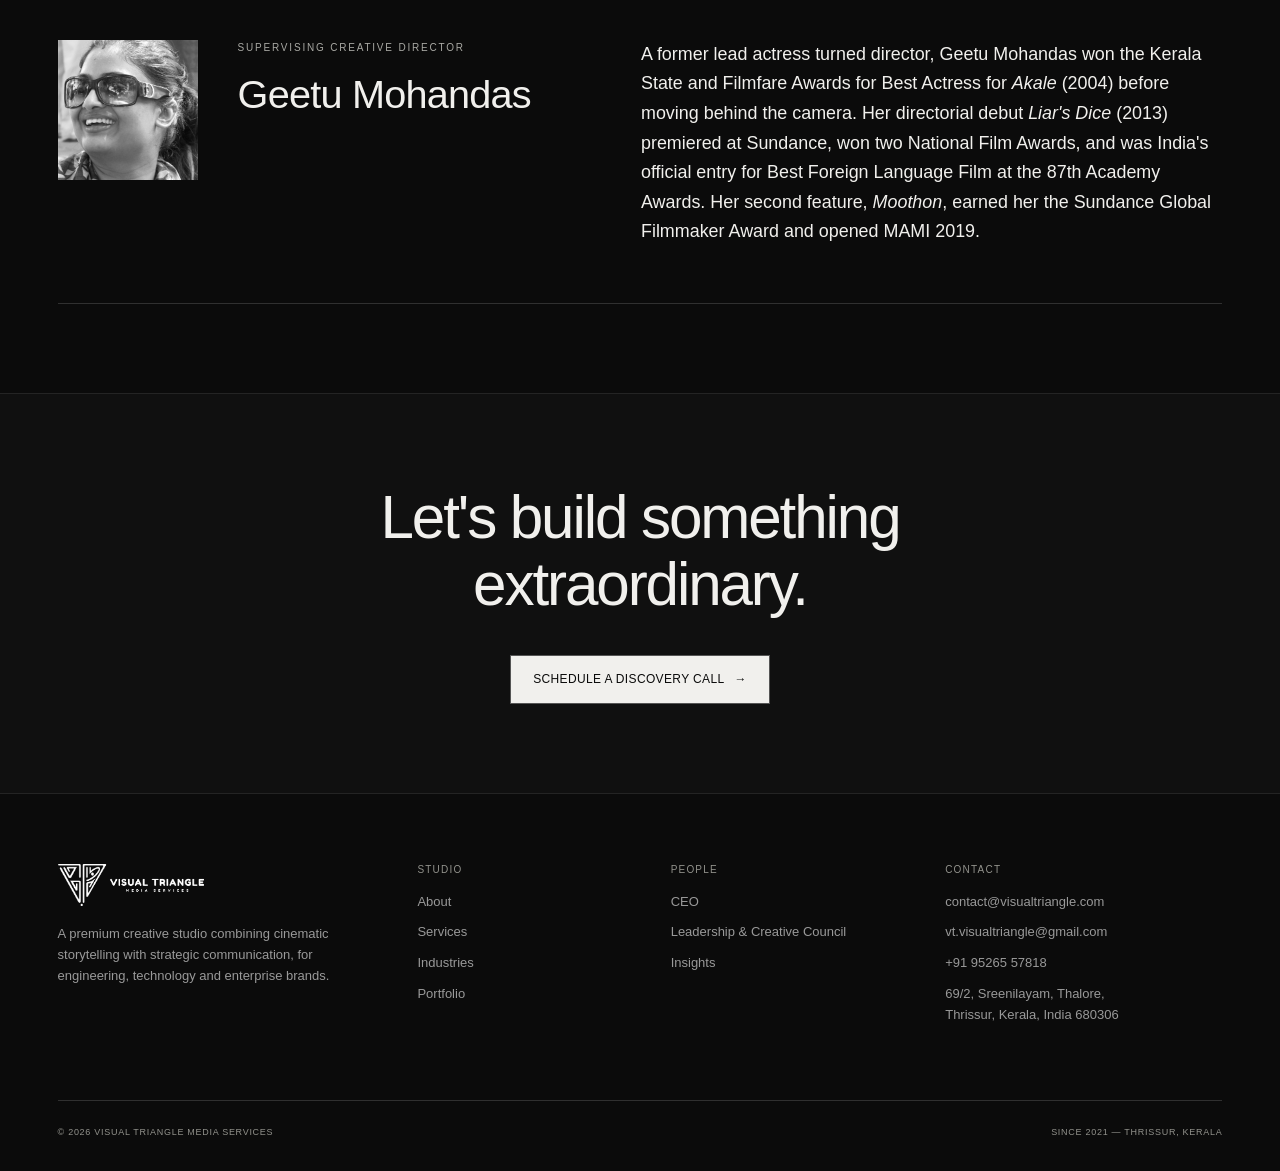
<file: leadership/index.html>
<!DOCTYPE html>

<html lang="en">
<head>
<meta charset="utf-8"/>
<meta content="width=device-width, initial-scale=1" name="viewport"/>
<title>Leadership &amp; Creative Council — Visual Triangle Media Services</title>
<meta content="A council of acclaimed film professionals strengthening Visual Triangle's creative direction." name="description"/>
<link href="/assets/vt_icon_black.png" rel="icon"/>
<link href="/styles.css" rel="stylesheet"/>
<link href="/redesign.css" rel="stylesheet"/></head>
<body class="page-leadership"><header class="new-header"><a class="new-brand" href="/"><img alt="Visual Triangle" decoding="async" loading="lazy" src="/assets/vt_icon.png"/><span>VISUAL TRIANGLE</span></a><nav aria-label="Primary navigation"><a href="/">Home</a><a href="/portfolio">Portfolio</a><a href="/about">About</a><a href="/services">Services</a><a href="/contact">Contact ↗</a><details class="site-menu"><summary aria-label="Open navigation menu"><span aria-hidden="true" class="hamburger"><span></span><span></span><span></span></span></summary><div class="menu-panel"><a href="/">Home</a><a href="/about">About</a><a href="/services">Services</a><a href="/industries">Industries</a><a href="/portfolio">Portfolio</a><a href="/ceo">CEO</a><a href="/leadership">Leadership &amp; Creative Council</a><a href="/insights">Insights</a><a href="/contact">Contact</a></div></details></nav></header>
<header class="section" style="padding-top:160px; padding-bottom:56px;">
<div class="wrap">
<p class="eyebrow reveal">Leadership &amp; Creative Council</p>
<h1 class="display-2 reveal" style="margin-top:22px; max-width:820px;">A council of acclaimed film professionals.</h1>
<p class="lede reveal" style="margin-top:28px;">Four names from the front rank of Indian cinema advise Visual
      Triangle's creative direction — National Film Award winners, a Filmfare winner, a Sundance premiere and an
      official Oscar entry between them. They keep our craft honest against the same standard they hold on a film set.</p>
</div>
</header>
<section class="section" style="padding-top:0;">
<div class="wrap">
<div class="rule reveal"></div>
<div class="council-row" style="padding:56px 0;">
<div class="figure reveal" style="aspect-ratio:1/1;">
<img alt="Rajeev Ravi" class="kicker-photo mono-media" decoding="async" loading="lazy" src="/assets/leadership/rajeev_ravi.jpg"/>
</div>
<div class="reveal">
<p class="eyebrow">Supervising Cinematographer &amp; Creative Director</p>
<h2 class="display-3" style="margin-top:16px;">Rajeev Ravi</h2>
</div>
<div class="reveal council-bio">
<p class="lede" style="color:var(--ink);">A cinematographer, director and producer from Kochi, Rajeev Ravi
          trained at the Film and Television Institute of India before shooting <em>Chandni Bar</em> (2001) as his
          debut feature. He won the Filmfare Award for Best Cinematography for Anurag Kashyap's <em>Dev.D</em>
          (2010) and the National Film Award for Best Cinematography for <em>Liar's Dice</em> (2013). His camera
          work spans <em>Gangs of Wasseypur</em>, <em>Udta Punjab</em> and <em>Bell Bottom</em>, alongside a
          directing career that includes <em>Annayum Rasoolum</em>, <em>Kammatipaadam</em> and <em>Thuramukham</em>.</p>
</div>
</div>
<div class="rule reveal"></div>
<div class="council-row" style="padding:56px 0;">
<div class="figure reveal" style="aspect-ratio:1/1;">
<img alt="B. Ajithkumar" class="kicker-photo mono-media" decoding="async" loading="lazy" src="/assets/leadership/b_ajithkumar.jpg"/>
</div>
<div class="reveal">
<p class="eyebrow">Supervising Editor, Writer &amp; Creative Director</p>
<h2 class="display-3" style="margin-top:16px;">B. Ajithkumar</h2>
</div>
<div class="reveal council-bio">
<p class="lede" style="color:var(--ink);">An FTII-trained editor from Kothamangalam, B. Ajithkumar won the
          National Film Award for Best Editing for Adoor Gopalakrishnan's <em>Naalu Pennungal</em> (2007), and has
          three Kerala State Film Awards for Best Editor to his name — for <em>Nizhalkuthu</em> and <em>Bhavam</em>
          (2002), <em>Annayum Rasoolum</em> (2013) and <em>Kammatipaadam</em> (2017). He stepped into direction with
          <em>Eeda</em>, and continues to cut for directors including Adoor Gopalakrishnan and Rajeev Ravi.</p>
</div>
</div>
<div class="rule reveal"></div>
<div class="council-row" style="padding:56px 0;">
<div class="figure reveal" style="aspect-ratio:1/1;">
<img alt="Ajayan Adat" class="kicker-photo mono-media" decoding="async" loading="lazy" src="/assets/leadership/ajayan_adat.jpg"/>
</div>
<div class="reveal">
<p class="eyebrow">Supervising Sound Designer</p>
<h2 class="display-3" style="margin-top:16px;">Ajayan Adat</h2>
</div>
<div class="reveal council-bio">
<p class="lede" style="color:var(--ink);">Born in Thrissur and trained in sound recording and design at
          FTII Pune, Ajayan Adat has built a career as a production sound mixer and sound designer across South
          Indian and Hindi cinema. He won the Kerala State Film Award for Best Sound Design for <em>Ela Veezha
          Poonchira</em> and for Best Sync Sound for <em>Pani</em>, with credits including <em>Virus</em>,
          <em>Nayattu</em>, <em>Koode</em>, Netflix's <em>Soni</em> and <em>Thangalaan</em>.</p>
</div>
</div>
<div class="rule reveal"></div>
<div class="council-row" style="padding:56px 0;">
<div class="figure reveal" style="aspect-ratio:1/1;">
<img alt="Geetu Mohandas" class="kicker-photo mono-media" decoding="async" loading="lazy" src="/assets/leadership/geethu_mohandas.jpg"/>
</div>
<div class="reveal">
<p class="eyebrow">Supervising Creative Director</p>
<h2 class="display-3" style="margin-top:16px;">Geetu Mohandas</h2>
</div>
<div class="reveal council-bio">
<p class="lede" style="color:var(--ink);">A former lead actress turned director, Geetu Mohandas won the
          Kerala State and Filmfare Awards for Best Actress for <em>Akale</em> (2004) before moving behind the
          camera. Her directorial debut <em>Liar's Dice</em> (2013) premiered at Sundance, won two National Film
          Awards, and was India's official entry for Best Foreign Language Film at the 87th Academy Awards. Her
          second feature, <em>Moothon</em>, earned her the Sundance Global Filmmaker Award and opened MAMI 2019.</p>
</div>
</div>
<div class="rule reveal"></div>
</div>
</section>
<section class="section section-dark" style="text-align:center;">
<div class="wrap">
<h2 class="display-2 reveal">Let's build something<br/>extraordinary.</h2>
<div class="reveal" style="margin-top:36px;">
<a class="btn btn-solid" href="/contact">Schedule a Discovery Call <span class="btn-arrow">→</span></a>
</div>
</div>
</section>
<footer class="site-footer">
<div class="footer-top">
<div class="footer-brand">
<img alt="Visual Triangle Media Services" class="footer-logo" decoding="async" loading="lazy" src="/assets/vt_logo.png"/>
<p>A premium creative studio combining cinematic storytelling with strategic communication, for engineering, technology and enterprise brands.</p>
</div>
<div class="footer-col">
<h4>Studio</h4>
<a href="/about">About</a>
<a href="/services">Services</a>
<a href="/industries">Industries</a>
<a href="/portfolio">Portfolio</a>
</div>
<div class="footer-col">
<h4>People</h4>
<a href="/ceo">CEO</a>
<a href="/leadership">Leadership &amp; Creative Council</a>
<a href="/insights">Insights</a>
</div>
<div class="footer-col">
<h4>Contact</h4>
<a href="mailto:contact@visualtriangle.com">contact@visualtriangle.com</a>
<a href="mailto:vt.visualtriangle@gmail.com">vt.visualtriangle@gmail.com</a>
<a href="tel:+919526557818">+91 95265 57818</a>
<p>69/2, Sreenilayam, Thalore,<br/>Thrissur, Kerala, India 680306</p>
</div>
</div>
<div class="footer-bottom">
<span>© <span data-year="">2026</span> Visual Triangle Media Services</span>
<span>Since 2021 — Thrissur, Kerala</span>
</div>
</footer>
<script src="/script.js"></script>
</body>
</html>
</file>
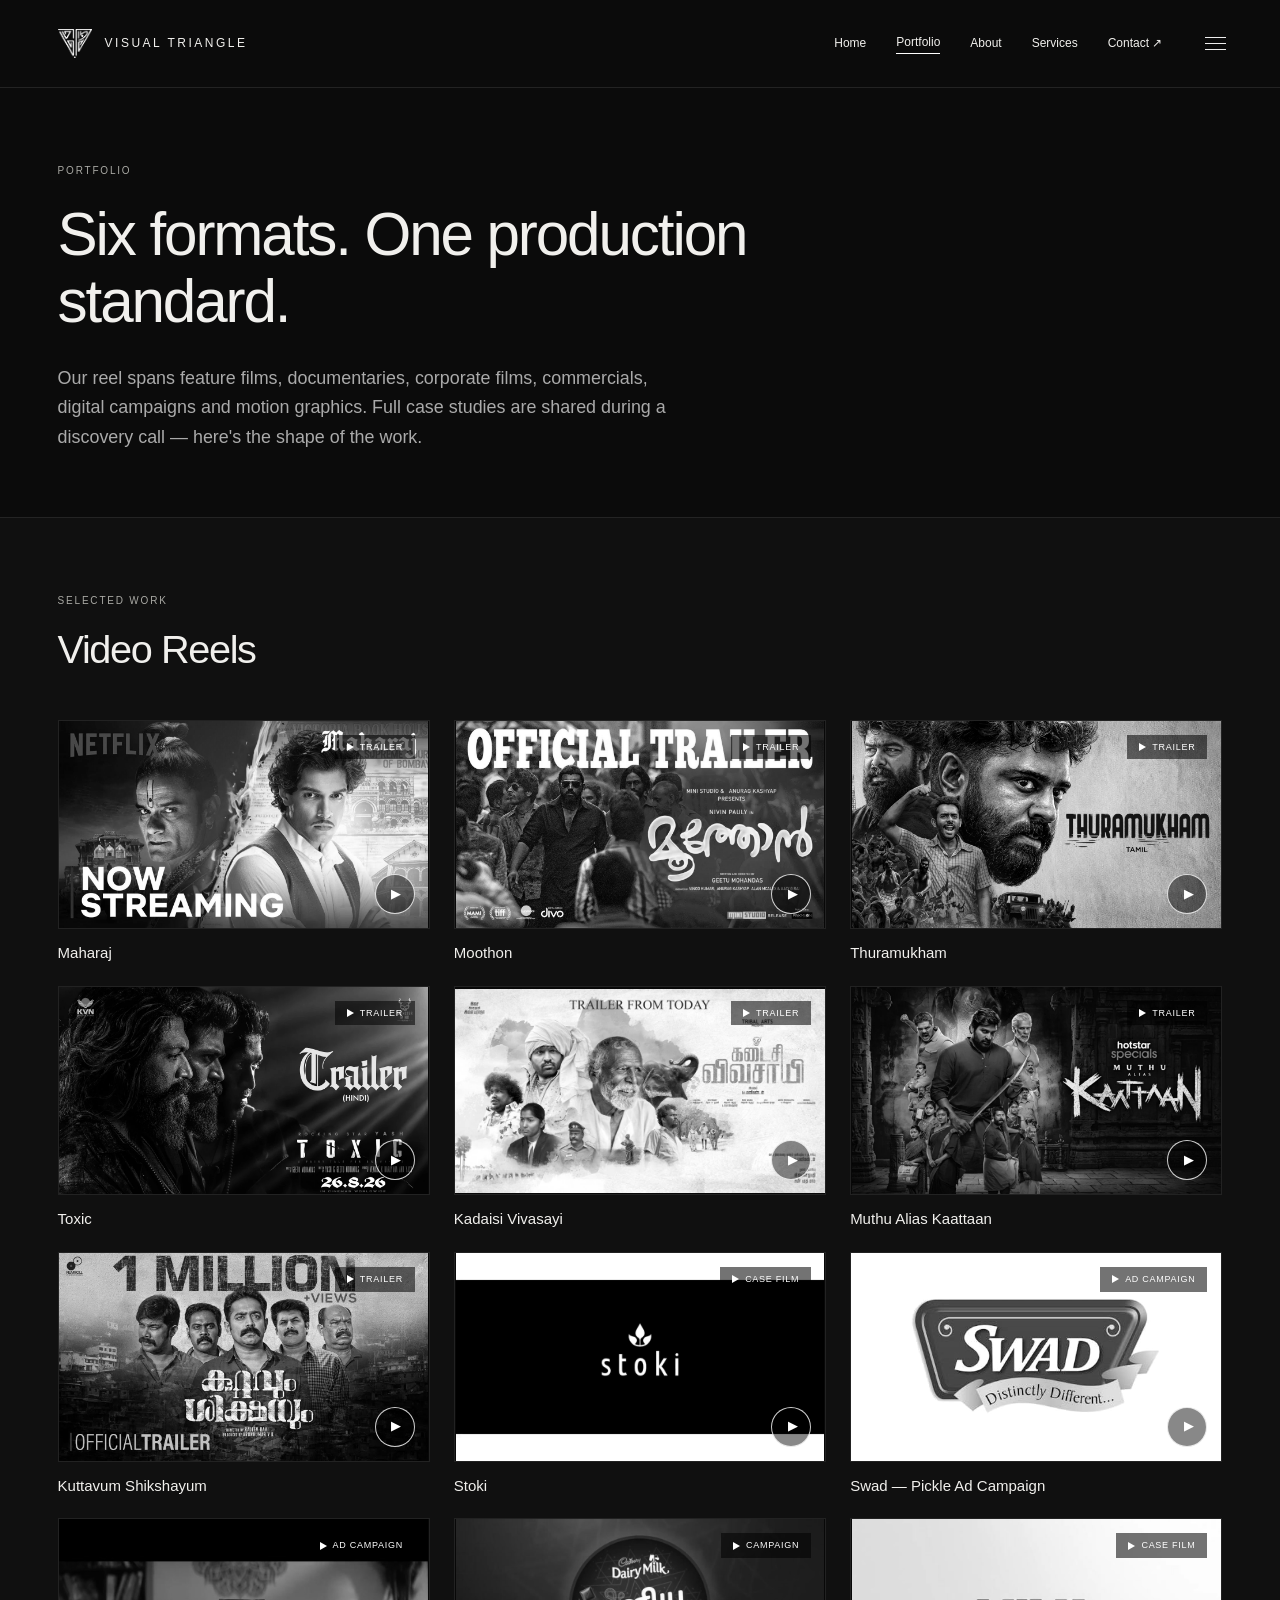
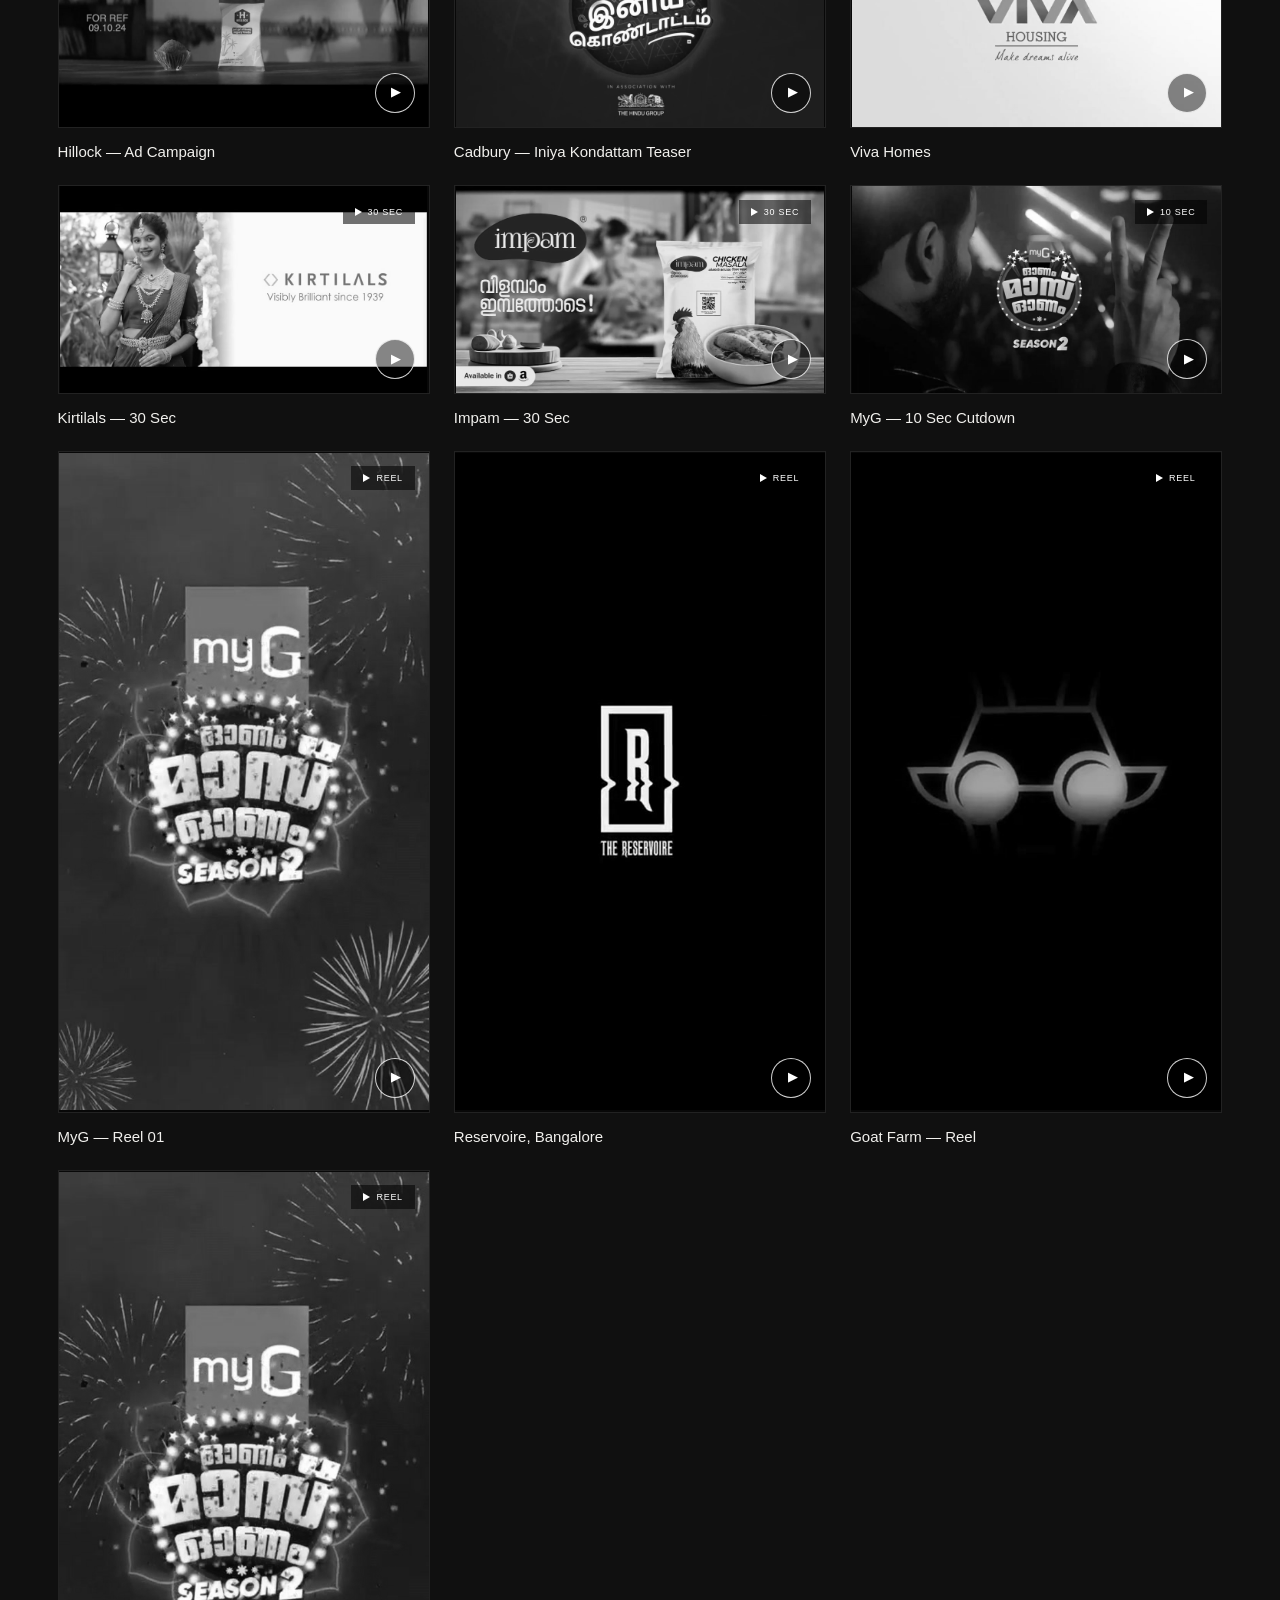
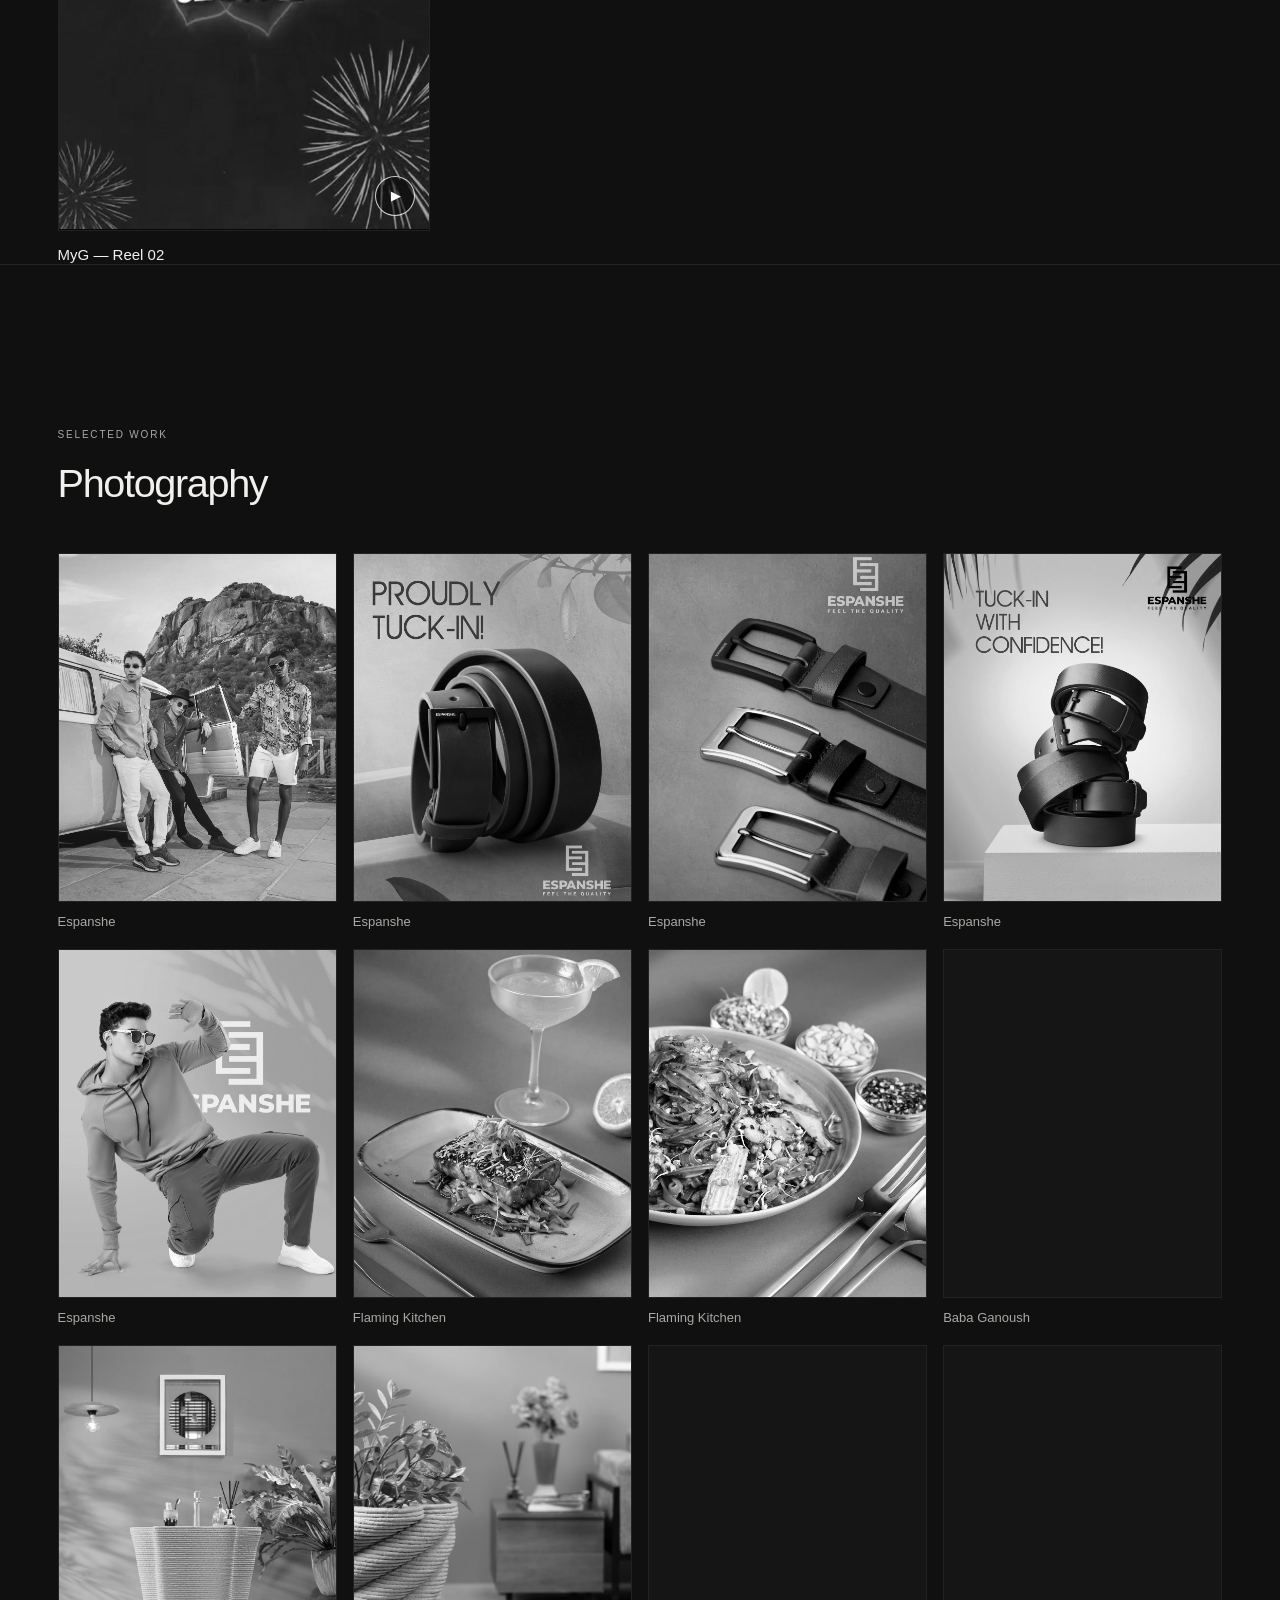
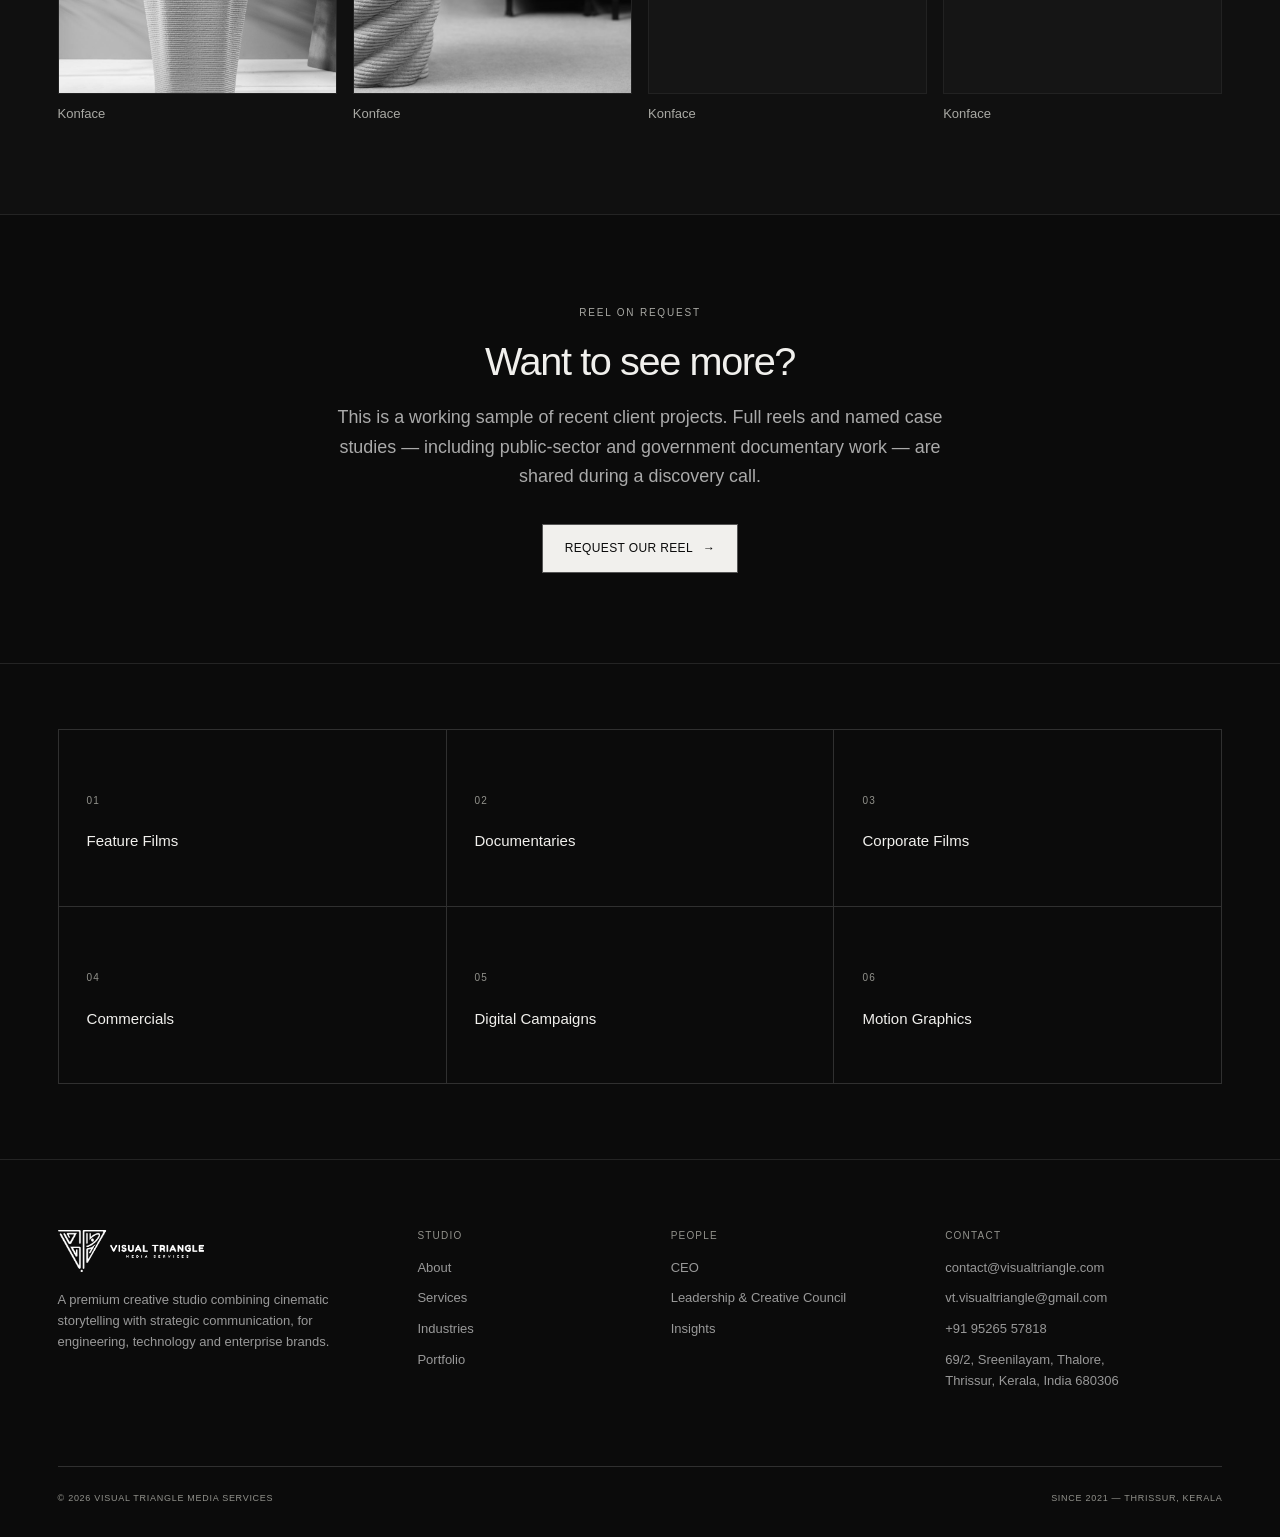
<file: portfolio/index.html>
<!DOCTYPE html>

<html lang="en">
<head>
<meta charset="utf-8"/>
<meta content="width=device-width, initial-scale=1" name="viewport"/>
<title>Portfolio — Visual Triangle Media Services</title>
<meta content="Feature films, documentaries, corporate films, commercials, digital campaigns and motion graphics." name="description"/>
<link href="/assets/vt_icon_black.png" rel="icon"/>
<link href="/styles.css" rel="stylesheet"/>
<link href="/redesign.css" rel="stylesheet"/></head>
<body class="page-portfolio"><header class="new-header"><a class="new-brand" href="/"><img alt="Visual Triangle" decoding="async" loading="lazy" src="/assets/vt_icon.png"/><span>VISUAL TRIANGLE</span></a><nav aria-label="Primary navigation"><a href="/">Home</a><a aria-current="page" href="/portfolio">Portfolio</a><a href="/about">About</a><a href="/services">Services</a><a href="/contact">Contact ↗</a><details class="site-menu"><summary aria-label="Open navigation menu"><span aria-hidden="true" class="hamburger"><span></span><span></span><span></span></span></summary><div class="menu-panel"><a href="/">Home</a><a href="/about">About</a><a href="/services">Services</a><a href="/industries">Industries</a><a href="/portfolio">Portfolio</a><a href="/ceo">CEO</a><a href="/leadership">Leadership &amp; Creative Council</a><a href="/insights">Insights</a><a href="/contact">Contact</a></div></details></nav></header>
<header class="section" style="padding-top:160px; padding-bottom:56px;">
<div class="wrap">
<p class="eyebrow reveal">Portfolio</p>
<h1 class="display-2 reveal" style="margin-top:22px; max-width:820px;">Six formats. One production standard.</h1>
<p class="lede reveal" style="margin-top:28px;">Our reel spans feature films, documentaries, corporate films,
      commercials, digital campaigns and motion graphics. Full case studies are shared during a discovery call —
      here's the shape of the work.</p>
</div>
</header>
<section class="section section-dim" style="padding-bottom:0;">
<div class="wrap">
<p class="eyebrow reveal">Selected Work</p>
<h2 class="display-3 reveal" style="margin-top:18px;">Video Reels</h2>
</div>
<div class="wrap" style="margin-top:48px;">
<div class="grid grid-3" style="gap:24px;">
<div class="reveal">
<div class="figure" style="aspect-ratio:16/9;">
<span class="video-badge">Trailer</span>
<video class="mono-media" controls="" playsinline="" poster="/assets/portfolio/video_posters/maharaj_trailer-poster.webp" preload="none">
<source src="/assets/portfolio/videos/maharaj_trailer.mp4" type="video/mp4"/>
</video><button class="video-cover" type="button" aria-label="Play Maharaj" hidden><img class="mono-media" src="/assets/portfolio/video_posters/maharaj_trailer-poster.webp" alt="" loading="lazy" decoding="async"/><span class="video-cover-play" aria-hidden="true">▶</span></button><p class="video-load-error" role="status" hidden>Unable to play this video. Please try again.</p>
</div>
<h3 class="h4" style="margin-top:16px; font-size:18px;">Maharaj</h3>
</div>
<div class="reveal">
<div class="figure" style="aspect-ratio:16/9;">
<span class="video-badge">Trailer</span>
<video class="mono-media" controls="" playsinline="" poster="/assets/portfolio/video_posters/moothon_trailer-poster.webp" preload="none">
<source src="/assets/portfolio/videos/moothon_trailer.mp4" type="video/mp4"/>
</video><button class="video-cover" type="button" aria-label="Play Moothon" hidden><img class="mono-media" src="/assets/portfolio/video_posters/moothon_trailer-poster.webp" alt="" loading="lazy" decoding="async"/><span class="video-cover-play" aria-hidden="true">▶</span></button><p class="video-load-error" role="status" hidden>Unable to play this video. Please try again.</p>
</div>
<h3 class="h4" style="margin-top:16px; font-size:18px;">Moothon</h3>
</div>
<div class="reveal">
<div class="figure" style="aspect-ratio:16/9;">
<span class="video-badge">Trailer</span>
<video class="mono-media" controls="" playsinline="" poster="/assets/portfolio/video_posters/thuramukham_trailer-poster.webp" preload="none">
<source src="/assets/portfolio/videos/thuramukham_trailer.mp4" type="video/mp4"/>
</video><button class="video-cover" type="button" aria-label="Play Thuramukham" hidden><img class="mono-media" src="/assets/portfolio/video_posters/thuramukham_trailer-poster.webp" alt="" loading="lazy" decoding="async"/><span class="video-cover-play" aria-hidden="true">▶</span></button><p class="video-load-error" role="status" hidden>Unable to play this video. Please try again.</p>
</div>
<h3 class="h4" style="margin-top:16px; font-size:18px;">Thuramukham</h3>
</div>
<div class="reveal">
<div class="figure" style="aspect-ratio:16/9;">
<span class="video-badge">Trailer</span>
<video class="mono-media" controls="" playsinline="" poster="/assets/portfolio/video_posters/toxic_trailer-poster.webp?v=2" preload="none">
<source src="/assets/portfolio/videos/toxic_trailer.mp4" type="video/mp4"/>
</video><button class="video-cover" type="button" aria-label="Play Toxic" hidden><img class="mono-media" src="/assets/portfolio/video_posters/toxic_trailer-poster.webp?v=2" alt="" loading="lazy" decoding="async"/><span class="video-cover-play" aria-hidden="true">▶</span></button><p class="video-load-error" role="status" hidden>Unable to play this video. Please try again.</p>
</div>
<h3 class="h4" style="margin-top:16px; font-size:18px;">Toxic</h3>
</div>
<div class="reveal">
<div class="figure" style="aspect-ratio:16/9;">
<span class="video-badge">Trailer</span>
<video class="mono-media" controls="" playsinline="" poster="/assets/portfolio/video_posters/kadaisi_vivasayi_trailer-poster.webp" preload="none">
<source src="/assets/portfolio/videos/kadaisi_vivasayi_trailer.mp4" type="video/mp4"/>
</video><button class="video-cover" type="button" aria-label="Play Kadaisi Vivasayi" hidden><img class="mono-media" src="/assets/portfolio/video_posters/kadaisi_vivasayi_trailer-poster.webp" alt="" loading="lazy" decoding="async"/><span class="video-cover-play" aria-hidden="true">▶</span></button><p class="video-load-error" role="status" hidden>Unable to play this video. Please try again.</p>
</div>
<h3 class="h4" style="margin-top:16px; font-size:18px;">Kadaisi Vivasayi</h3>
</div>
<div class="reveal">
<div class="figure" style="aspect-ratio:16/9;">
<span class="video-badge">Trailer</span>
<video class="mono-media" controls="" playsinline="" poster="/assets/portfolio/video_posters/muthu_alias_kaattaan_trailer-poster.webp" preload="none">
<source src="/assets/portfolio/videos/muthu_alias_kaattaan_trailer.mp4" type="video/mp4"/>
</video><button class="video-cover" type="button" aria-label="Play Muthu Alias Kaattaan" hidden><img class="mono-media" src="/assets/portfolio/video_posters/muthu_alias_kaattaan_trailer-poster.webp" alt="" loading="lazy" decoding="async"/><span class="video-cover-play" aria-hidden="true">▶</span></button><p class="video-load-error" role="status" hidden>Unable to play this video. Please try again.</p>
</div>
<h3 class="h4" style="margin-top:16px; font-size:18px;">Muthu Alias Kaattaan</h3>
</div>
<div class="reveal">
<div class="figure" style="aspect-ratio:16/9;">
<span class="video-badge">Trailer</span>
<video class="mono-media" controls="" playsinline="" poster="/assets/portfolio/video_posters/kuttavum_shikshayum_trailer-poster.webp" preload="none">
<source src="/assets/portfolio/videos/kuttavum_shikshayum_trailer.mp4" type="video/mp4"/>
</video><button class="video-cover" type="button" aria-label="Play Kuttavum Shikshayum" hidden><img class="mono-media" src="/assets/portfolio/video_posters/kuttavum_shikshayum_trailer-poster.webp" alt="" loading="lazy" decoding="async"/><span class="video-cover-play" aria-hidden="true">▶</span></button><p class="video-load-error" role="status" hidden>Unable to play this video. Please try again.</p>
</div>
<h3 class="h4" style="margin-top:16px; font-size:18px;">Kuttavum Shikshayum</h3>
</div>
<div class="reveal">
<div class="figure" style="aspect-ratio:16/9;">
<span class="video-badge">Case Film</span>
<video class="mono-media" controls="" playsinline="" poster="/assets/portfolio/video_posters/stoki-endcard.jpg" preload="none">
<source src="/assets/portfolio/videos/stoki.mp4" type="video/mp4"/>
</video><button class="video-cover" type="button" aria-label="Play Stoki" hidden><img class="mono-media" src="/assets/portfolio/video_posters/stoki-endcard.jpg" alt="" loading="lazy" decoding="async"/><span class="video-cover-play" aria-hidden="true">▶</span></button><p class="video-load-error" role="status" hidden>Unable to play this video. Please try again.</p>
</div>
<h3 class="h4" style="margin-top:16px; font-size:18px;">Stoki</h3>
</div>
<div class="reveal">
<div class="figure brand-logo-preview" style="aspect-ratio:16/9;">
<span class="video-badge">Ad Campaign</span>
<video class="mono-media" controls="" playsinline="" poster="/assets/clients/swad.png" preload="none">
<source src="/assets/portfolio/videos/swad_pickle_ad.mp4" type="video/mp4"/>
</video><button class="video-cover" type="button" aria-label="Play Swad — Pickle Ad Campaign" hidden><img class="mono-media" src="/assets/clients/swad.png" alt="" loading="lazy" decoding="async"/><span class="video-cover-play" aria-hidden="true">▶</span></button><p class="video-load-error" role="status" hidden>Unable to play this video. Please try again.</p>
</div>
<h3 class="h4" style="margin-top:16px; font-size:18px;">Swad — Pickle Ad Campaign</h3>
</div>
<div class="reveal">
<div class="figure" style="aspect-ratio:16/9;">
<span class="video-badge">Ad Campaign</span>
<video class="mono-media" controls="" playsinline="" poster="/assets/portfolio/video_posters/hillock_ad-endcard.jpg" preload="none">
<source src="/assets/portfolio/videos/hillock_ad.mp4" type="video/mp4"/>
</video><button class="video-cover" type="button" aria-label="Play Hillock — Ad Campaign" hidden><img class="mono-media" src="/assets/portfolio/video_posters/hillock_ad-endcard.jpg" alt="" loading="lazy" decoding="async"/><span class="video-cover-play" aria-hidden="true">▶</span></button><p class="video-load-error" role="status" hidden>Unable to play this video. Please try again.</p>
</div>
<h3 class="h4" style="margin-top:16px; font-size:18px;">Hillock — Ad Campaign</h3>
</div>
<div class="reveal">
<div class="figure" style="aspect-ratio:16/9;">
<span class="video-badge">Campaign</span>
<video class="mono-media" controls="" playsinline="" poster="/assets/portfolio/video_posters/cadbury_teaser-endcard.jpg" preload="none">
<source src="/assets/portfolio/videos/cadbury_teaser.mp4" type="video/mp4"/>
</video><button class="video-cover" type="button" aria-label="Play Cadbury — Iniya Kondattam Teaser" hidden><img class="mono-media" src="/assets/portfolio/video_posters/cadbury_teaser-endcard.jpg" alt="" loading="lazy" decoding="async"/><span class="video-cover-play" aria-hidden="true">▶</span></button><p class="video-load-error" role="status" hidden>Unable to play this video. Please try again.</p>
</div>
<h3 class="h4" style="margin-top:16px; font-size:18px;">Cadbury — Iniya Kondattam Teaser</h3>
</div>
<div class="reveal">
<div class="figure" style="aspect-ratio:16/9;">
<span class="video-badge">Case Film</span>
<video class="mono-media" controls="" playsinline="" poster="/assets/portfolio/video_posters/viva_homes-endcard.jpg" preload="none">
<source src="/assets/portfolio/videos/viva_homes.mp4" type="video/mp4"/>
</video><button class="video-cover" type="button" aria-label="Play Viva Homes" hidden><img class="mono-media" src="/assets/portfolio/video_posters/viva_homes-endcard.jpg" alt="" loading="lazy" decoding="async"/><span class="video-cover-play" aria-hidden="true">▶</span></button><p class="video-load-error" role="status" hidden>Unable to play this video. Please try again.</p>
</div>
<h3 class="h4" style="margin-top:16px; font-size:18px;">Viva Homes</h3>
</div>
<div class="reveal">
<div class="figure" style="aspect-ratio:16/9;">
<span class="video-badge">30 Sec</span>
<video class="mono-media" controls="" playsinline="" poster="/assets/portfolio/video_posters/kirtilas_30sec-endcard.jpg" preload="none">
<source src="/assets/portfolio/videos/kirtilas_30sec.mp4" type="video/mp4"/>
</video><button class="video-cover" type="button" aria-label="Play Kirtilals — 30 Sec" hidden><img class="mono-media" src="/assets/portfolio/video_posters/kirtilas_30sec-endcard.jpg" alt="" loading="lazy" decoding="async"/><span class="video-cover-play" aria-hidden="true">▶</span></button><p class="video-load-error" role="status" hidden>Unable to play this video. Please try again.</p>
</div>
<h3 class="h4" style="margin-top:16px; font-size:18px;">Kirtilals — 30 Sec</h3>
</div>
<div class="reveal">
<div class="figure" style="aspect-ratio:16/9;">
<span class="video-badge">30 Sec</span>
<video class="mono-media" controls="" playsinline="" poster="/assets/portfolio/video_posters/impam_30sec-endcard.jpg" preload="none">
<source src="/assets/portfolio/videos/impam_30sec.mp4" type="video/mp4"/>
</video><button class="video-cover" type="button" aria-label="Play Impam — 30 Sec" hidden><img class="mono-media" src="/assets/portfolio/video_posters/impam_30sec-endcard.jpg" alt="" loading="lazy" decoding="async"/><span class="video-cover-play" aria-hidden="true">▶</span></button><p class="video-load-error" role="status" hidden>Unable to play this video. Please try again.</p>
</div>
<h3 class="h4" style="margin-top:16px; font-size:18px;">Impam — 30 Sec</h3>
</div>
<div class="reveal">
<div class="figure" style="aspect-ratio:16/9;">
<span class="video-badge">10 Sec</span>
<video class="mono-media" controls="" playsinline="" poster="/assets/portfolio/video_posters/myg_10sec-endcard.jpg" preload="none">
<source src="/assets/portfolio/videos/myg_10sec.mp4" type="video/mp4"/>
</video><button class="video-cover" type="button" aria-label="Play MyG — 10 Sec Cutdown" hidden><img class="mono-media" src="/assets/portfolio/video_posters/myg_10sec-endcard.jpg" alt="" loading="lazy" decoding="async"/><span class="video-cover-play" aria-hidden="true">▶</span></button><p class="video-load-error" role="status" hidden>Unable to play this video. Please try again.</p>
</div>
<h3 class="h4" style="margin-top:16px; font-size:18px;">MyG — 10 Sec Cutdown</h3>
</div>
<div class="reveal">
<div class="figure portrait-video" style="aspect-ratio:9/16;">
<span class="video-badge">Reel</span>
<video class="mono-media" controls="" playsinline="" poster="/assets/portfolio/video_posters/myg_reel01-endcard.jpg" preload="none">
<source src="/assets/portfolio/videos/myg_reel01.mp4" type="video/mp4"/>
</video><button class="video-cover" type="button" aria-label="Play MyG — Reel 01" hidden><img class="mono-media" src="/assets/portfolio/video_posters/myg_reel01-endcard.jpg" alt="" loading="lazy" decoding="async"/><span class="video-cover-play" aria-hidden="true">▶</span></button><p class="video-load-error" role="status" hidden>Unable to play this video. Please try again.</p>
</div>
<h3 class="h4" style="margin-top:16px; font-size:18px;">MyG — Reel 01</h3>
</div>
<div class="reveal">
<div class="figure portrait-video" style="aspect-ratio:9/16;">
<span class="video-badge">Reel</span>
<video class="mono-media" controls="" playsinline="" poster="/assets/portfolio/video_posters/reservoire_banglore-endcard.jpg" preload="none">
<source src="/assets/portfolio/videos/reservoire_banglore.mp4" type="video/mp4"/>
</video><button class="video-cover" type="button" aria-label="Play Reservoire, Bangalore" hidden><img class="mono-media" src="/assets/portfolio/video_posters/reservoire_banglore-endcard.jpg" alt="" loading="lazy" decoding="async"/><span class="video-cover-play" aria-hidden="true">▶</span></button><p class="video-load-error" role="status" hidden>Unable to play this video. Please try again.</p>
</div>
<h3 class="h4" style="margin-top:16px; font-size:18px;">Reservoire, Bangalore</h3>
</div>
<div class="reveal">
<div class="figure portrait-video" style="aspect-ratio:9/16;">
<span class="video-badge">Reel</span>
<video class="mono-media" controls="" playsinline="" poster="/assets/portfolio/video_posters/goat_reel-endcard.jpg" preload="none">
<source src="/assets/portfolio/videos/goat_reel.mp4" type="video/mp4"/>
</video><button class="video-cover" type="button" aria-label="Play Goat Farm — Reel" hidden><img class="mono-media" src="/assets/portfolio/video_posters/goat_reel-endcard.jpg" alt="" loading="lazy" decoding="async"/><span class="video-cover-play" aria-hidden="true">▶</span></button><p class="video-load-error" role="status" hidden>Unable to play this video. Please try again.</p>
</div>
<h3 class="h4" style="margin-top:16px; font-size:18px;">Goat Farm — Reel</h3>
</div>
<div class="reveal">
<div class="figure portrait-video" style="aspect-ratio:9/16;">
<span class="video-badge">Reel</span>
<video class="mono-media" controls="" playsinline="" poster="/assets/portfolio/video_posters/myg_reel02-endcard.jpg" preload="none">
<source src="/assets/portfolio/videos/myg_reel02.mp4" type="video/mp4"/>
</video><button class="video-cover" type="button" aria-label="Play MyG — Reel 02" hidden><img class="mono-media" src="/assets/portfolio/video_posters/myg_reel02-endcard.jpg" alt="" loading="lazy" decoding="async"/><span class="video-cover-play" aria-hidden="true">▶</span></button><p class="video-load-error" role="status" hidden>Unable to play this video. Please try again.</p>
</div>
<h3 class="h4" style="margin-top:16px; font-size:18px;">MyG — Reel 02</h3>
</div>
</div>
</div>
</section>
<section class="section section-dim">
<div class="wrap">
<p class="eyebrow reveal" style="margin-top:72px;">Selected Work</p>
<h2 class="display-3 reveal" style="margin-top:18px;">Photography</h2>
</div>
<div class="wrap" style="margin-top:48px;">
<div class="grid grid-4" style="gap:16px;">
<div class="reveal"><div class="figure" style="aspect-ratio:4/5;"><img alt="Espanshe product photography" class="kicker-photo mono-media" decoding="async" loading="lazy" src="/assets/portfolio/images/espanshe_01.jpg"/></div><p style="margin-top:10px; color:var(--gray); font-size:13px;">Espanshe</p></div>
<div class="reveal"><div class="figure" style="aspect-ratio:4/5;"><img alt="Espanshe product photography" class="kicker-photo mono-media" decoding="async" loading="lazy" src="/assets/portfolio/images/espanshe_02.jpg"/></div><p style="margin-top:10px; color:var(--gray); font-size:13px;">Espanshe</p></div>
<div class="reveal"><div class="figure" style="aspect-ratio:4/5;"><img alt="Espanshe product photography" class="kicker-photo mono-media" decoding="async" loading="lazy" src="/assets/portfolio/images/espanshe_03.jpg"/></div><p style="margin-top:10px; color:var(--gray); font-size:13px;">Espanshe</p></div>
<div class="reveal"><div class="figure" style="aspect-ratio:4/5;"><img alt="Espanshe product photography" class="kicker-photo mono-media" decoding="async" loading="lazy" src="/assets/portfolio/images/espanshe_04.jpg"/></div><p style="margin-top:10px; color:var(--gray); font-size:13px;">Espanshe</p></div>
<div class="reveal"><div class="figure" style="aspect-ratio:4/5;"><img alt="Espanshe product photography" class="kicker-photo mono-media" decoding="async" loading="lazy" src="/assets/portfolio/images/espanshe_05.jpg"/></div><p style="margin-top:10px; color:var(--gray); font-size:13px;">Espanshe</p></div>
<div class="reveal"><div class="figure" style="aspect-ratio:4/5;"><img alt="Flaming Kitchen food photography" class="kicker-photo mono-media" decoding="async" loading="lazy" src="/assets/portfolio/images/flaming_kitchen_01.jpg"/></div><p style="margin-top:10px; color:var(--gray); font-size:13px;">Flaming Kitchen</p></div>
<div class="reveal"><div class="figure" style="aspect-ratio:4/5;"><img alt="Flaming Kitchen food photography" class="kicker-photo mono-media" decoding="async" loading="lazy" src="/assets/portfolio/images/flaming_kitchen_02.jpg"/></div><p style="margin-top:10px; color:var(--gray); font-size:13px;">Flaming Kitchen</p></div>
<div class="reveal"><div class="figure" style="aspect-ratio:4/5;"><img alt="Baba Ganoush food photography" class="kicker-photo mono-media" decoding="async" loading="lazy" src="/assets/portfolio/images/baba_ganoush_01.jpg"/></div><p style="margin-top:10px; color:var(--gray); font-size:13px;">Baba Ganoush</p></div>
<div class="reveal"><div class="figure" style="aspect-ratio:4/5;"><img alt="Konface architectural render" class="kicker-photo mono-media" decoding="async" loading="lazy" src="/assets/portfolio/images/konface_01.jpg"/></div><p style="margin-top:10px; color:var(--gray); font-size:13px;">Konface</p></div>
<div class="reveal"><div class="figure" style="aspect-ratio:4/5;"><img alt="Konface architectural render" class="kicker-photo mono-media" decoding="async" loading="lazy" src="/assets/portfolio/images/konface_02.jpg"/></div><p style="margin-top:10px; color:var(--gray); font-size:13px;">Konface</p></div>
<div class="reveal"><div class="figure" style="aspect-ratio:4/5;"><img alt="Konface architectural render" class="kicker-photo mono-media" decoding="async" loading="lazy" src="/assets/portfolio/images/konface_05.jpg"/></div><p style="margin-top:10px; color:var(--gray); font-size:13px;">Konface</p></div>
<div class="reveal"><div class="figure" style="aspect-ratio:4/5;"><img alt="Konface architectural render" class="kicker-photo mono-media" decoding="async" loading="lazy" src="/assets/portfolio/images/konface_06.jpg"/></div><p style="margin-top:10px; color:var(--gray); font-size:13px;">Konface</p></div>
</div>
</div>
</section>
<section class="section" style="text-align:center;">
<div class="wrap">
<p class="eyebrow reveal" style="justify-content:center;">Reel on request</p>
<h2 class="display-3 reveal" style="margin-top:18px;">Want to see more?</h2>
<p class="lede reveal" style="margin:20px auto 0; text-align:center;">This is a working sample of recent
      client projects. Full reels and named case studies — including public-sector and government documentary
      work — are shared during a discovery call.</p>
<div class="reveal" style="margin-top:32px;">
<a class="btn btn-solid" href="/contact">Request Our Reel <span class="btn-arrow">→</span></a>
</div>
</div>
</section>
<section class="section portfolio-formats" style="">
<div class="wrap">
<div class="grid grid-3" style="gap:1px; background:var(--line-on-light); border:1px solid var(--line-on-light);">
<a class="reveal tile-box" href="/contact" style="background:var(--paper); padding:56px 28px; display:block;">
<span class="index-num">01</span><h3 class="h4" style="margin-top:22px;">Feature Films</h3>
</a>
<a class="reveal tile-box" href="/contact" style="background:var(--paper); padding:56px 28px; display:block;">
<span class="index-num">02</span><h3 class="h4" style="margin-top:22px;">Documentaries</h3>
</a>
<a class="reveal tile-box" href="/contact" style="background:var(--paper); padding:56px 28px; display:block;">
<span class="index-num">03</span><h3 class="h4" style="margin-top:22px;">Corporate Films</h3>
</a>
<a class="reveal tile-box" href="/contact" style="background:var(--paper); padding:56px 28px; display:block;">
<span class="index-num">04</span><h3 class="h4" style="margin-top:22px;">Commercials</h3>
</a>
<a class="reveal tile-box" href="/contact" style="background:var(--paper); padding:56px 28px; display:block;">
<span class="index-num">05</span><h3 class="h4" style="margin-top:22px;">Digital Campaigns</h3>
</a>
<a class="reveal tile-box" href="/contact" style="background:var(--paper); padding:56px 28px; display:block;">
<span class="index-num">06</span><h3 class="h4" style="margin-top:22px;">Motion Graphics</h3>
</a>
</div>
</div>
</section><footer class="site-footer">
<div class="footer-top">
<div class="footer-brand">
<img alt="Visual Triangle Media Services" class="footer-logo" decoding="async" loading="lazy" src="/assets/vt_logo.png"/>
<p>A premium creative studio combining cinematic storytelling with strategic communication, for engineering, technology and enterprise brands.</p>
</div>
<div class="footer-col">
<h4>Studio</h4>
<a href="/about">About</a>
<a href="/services">Services</a>
<a href="/industries">Industries</a>
<a href="/portfolio">Portfolio</a>
</div>
<div class="footer-col">
<h4>People</h4>
<a href="/ceo">CEO</a>
<a href="/leadership">Leadership &amp; Creative Council</a>
<a href="/insights">Insights</a>
</div>
<div class="footer-col">
<h4>Contact</h4>
<a href="mailto:contact@visualtriangle.com">contact@visualtriangle.com</a>
<a href="mailto:vt.visualtriangle@gmail.com">vt.visualtriangle@gmail.com</a>
<a href="tel:+919526557818">+91 95265 57818</a>
<p>69/2, Sreenilayam, Thalore,<br/>Thrissur, Kerala, India 680306</p>
</div>
</div>
<div class="footer-bottom">
<span>© <span data-year="">2026</span> Visual Triangle Media Services</span>
<span>Since 2021 — Thrissur, Kerala</span>
</div>
</footer>
<script src="/script.js"></script>
<script src="/portfolio-video.js"></script>
</body>
</html>
</file>
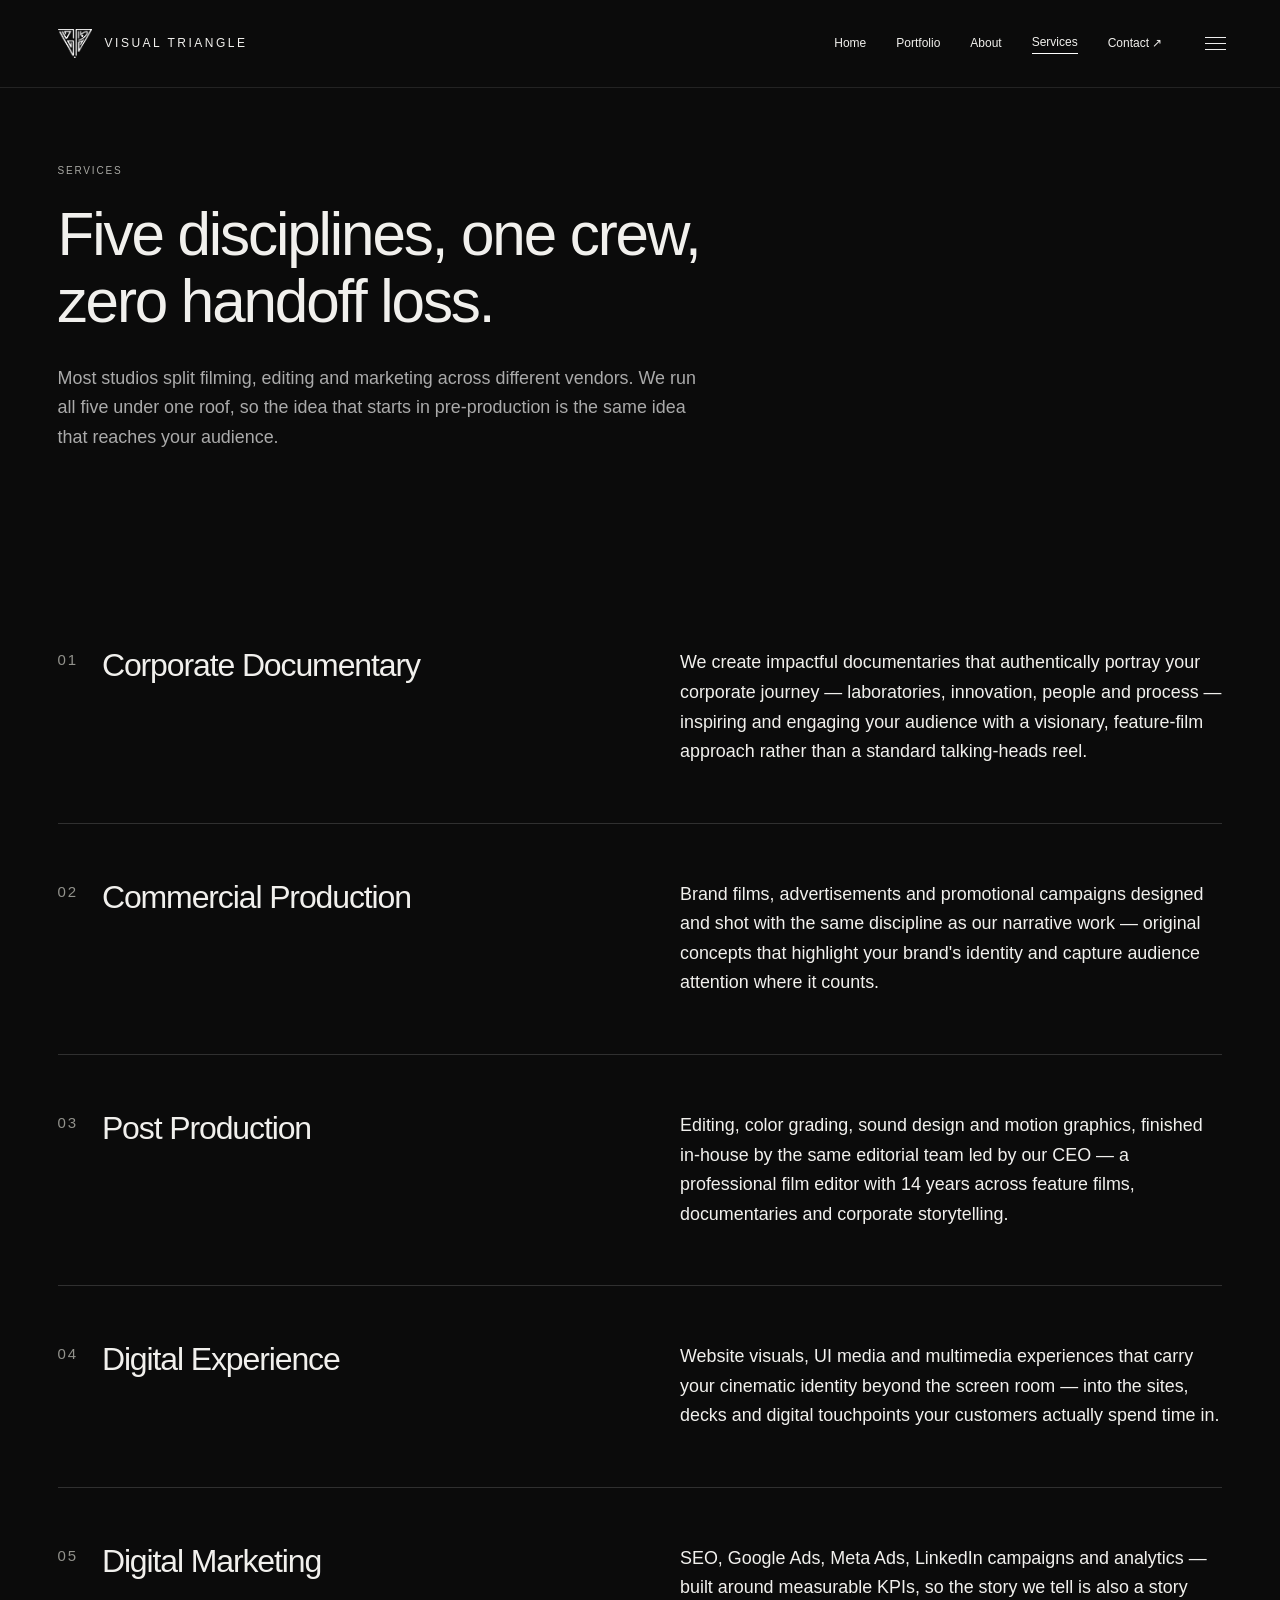
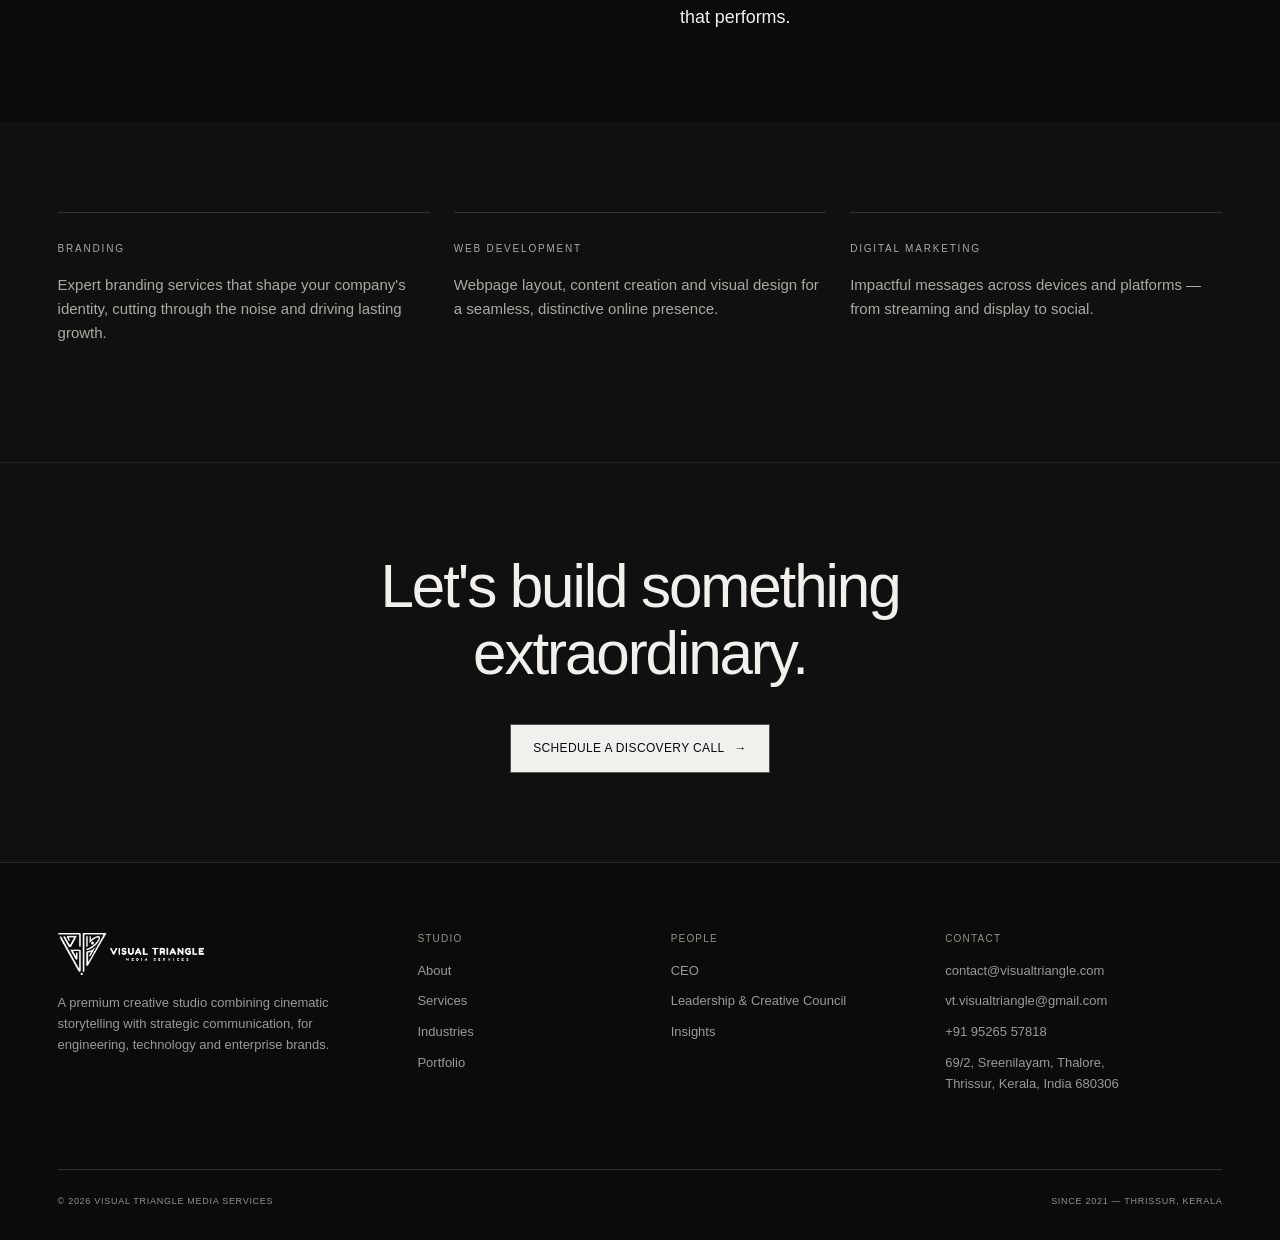
<file: services/index.html>
<!DOCTYPE html>

<html lang="en">
<head>
<meta charset="utf-8"/>
<meta content="width=device-width, initial-scale=1" name="viewport"/>
<title>Services — Visual Triangle Media Services</title>
<meta content="Corporate documentary, commercial production, post production, digital experience and digital marketing." name="description"/>
<link href="/assets/vt_icon_black.png" rel="icon"/>
<link href="/styles.css" rel="stylesheet"/>
<link href="/redesign.css" rel="stylesheet"/></head>
<body class="page-services"><header class="new-header"><a class="new-brand" href="/"><img alt="Visual Triangle" decoding="async" loading="lazy" src="/assets/vt_icon.png"/><span>VISUAL TRIANGLE</span></a><nav aria-label="Primary navigation"><a href="/">Home</a><a href="/portfolio">Portfolio</a><a href="/about">About</a><a aria-current="page" href="/services">Services</a><a href="/contact">Contact ↗</a><details class="site-menu"><summary aria-label="Open navigation menu"><span aria-hidden="true" class="hamburger"><span></span><span></span><span></span></span></summary><div class="menu-panel"><a href="/">Home</a><a href="/about">About</a><a href="/services">Services</a><a href="/industries">Industries</a><a href="/portfolio">Portfolio</a><a href="/ceo">CEO</a><a href="/leadership">Leadership &amp; Creative Council</a><a href="/insights">Insights</a><a href="/contact">Contact</a></div></details></nav></header>
<header class="section services-heading" style="padding-top:160px; padding-bottom:56px;">
<div class="wrap">
<p class="eyebrow reveal">Services</p>
<h1 class="display-2 reveal" style="margin-top:22px; max-width:820px;">Five disciplines, one crew,<br/>zero handoff loss.</h1>
<p class="lede reveal" style="margin-top:28px;">Most studios split filming, editing and marketing across
      different vendors. We run all five under one roof, so the idea that starts in pre-production is the same
      idea that reaches your audience.</p>
</div>
</header>
<section class="section services-disciplines" style="padding-top:0;">
<div class="wrap">
<div class="grid grid-2" style="padding:56px 0; gap:40px; align-items:start;">
<div class="reveal" style="display:flex; gap:24px;">
<span class="index-num" style="font-size:15px;">01</span>
<h2 class="h4" style="font-size:32px;">Corporate Documentary</h2>
</div>
<p class="lede reveal" style="color:var(--ink);">We create impactful documentaries that authentically portray
        your corporate journey — laboratories, innovation, people and process — inspiring and engaging your
        audience with a visionary, feature-film approach rather than a standard talking-heads reel.</p>
</div>
<div class="rule reveal"></div>
<div class="grid grid-2" style="padding:56px 0; gap:40px; align-items:start;">
<div class="reveal" style="display:flex; gap:24px;">
<span class="index-num" style="font-size:15px;">02</span>
<h2 class="h4" style="font-size:32px;">Commercial Production</h2>
</div>
<p class="lede reveal" style="color:var(--ink);">Brand films, advertisements and promotional campaigns
        designed and shot with the same discipline as our narrative work — original concepts that highlight your
        brand's identity and capture audience attention where it counts.</p>
</div>
<div class="rule reveal"></div>
<div class="grid grid-2" style="padding:56px 0; gap:40px; align-items:start;">
<div class="reveal" style="display:flex; gap:24px;">
<span class="index-num" style="font-size:15px;">03</span>
<h2 class="h4" style="font-size:32px;">Post Production</h2>
</div>
<p class="lede reveal" style="color:var(--ink);">Editing, color grading, sound design and motion graphics,
        finished in-house by the same editorial team led by our CEO — a professional film editor with 14 years
        across feature films, documentaries and corporate storytelling.</p>
</div>
<div class="rule reveal"></div>
<div class="grid grid-2" style="padding:56px 0; gap:40px; align-items:start;">
<div class="reveal" style="display:flex; gap:24px;">
<span class="index-num" style="font-size:15px;">04</span>
<h2 class="h4" style="font-size:32px;">Digital Experience</h2>
</div>
<p class="lede reveal" style="color:var(--ink);">Website visuals, UI media and multimedia experiences that
        carry your cinematic identity beyond the screen room — into the sites, decks and digital touchpoints your
        customers actually spend time in.</p>
</div>
<div class="rule reveal"></div>
<div class="grid grid-2" style="padding:56px 0 0; gap:40px; align-items:start;">
<div class="reveal" style="display:flex; gap:24px;">
<span class="index-num" style="font-size:15px;">05</span>
<h2 class="h4" style="font-size:32px;">Digital Marketing</h2>
</div>
<p class="lede reveal" style="color:var(--ink);">SEO, Google Ads, Meta Ads, LinkedIn campaigns and analytics —
        built around measurable KPIs, so the story we tell is also a story that performs.</p>
</div>
</div>
</section>
<section class="section section-dim">
<div class="wrap">
<div class="grid grid-3" style="gap:24px;">
<div class="hairline-card reveal">
<p class="eyebrow">Branding</p>
<p style="margin-top:16px; color:var(--gray); font-size:15px;">Expert branding services that shape your
          company's identity, cutting through the noise and driving lasting growth.</p>
</div>
<div class="hairline-card reveal">
<p class="eyebrow">Web Development</p>
<p style="margin-top:16px; color:var(--gray); font-size:15px;">Webpage layout, content creation and visual
          design for a seamless, distinctive online presence.</p>
</div>
<div class="hairline-card reveal">
<p class="eyebrow">Digital Marketing</p>
<p style="margin-top:16px; color:var(--gray); font-size:15px;">Impactful messages across devices and
          platforms — from streaming and display to social.</p>
</div>
</div>
</div>
</section>
<section class="section section-dark" style="text-align:center;">
<div class="wrap">
<h2 class="display-2 reveal">Let's build something<br/>extraordinary.</h2>
<div class="reveal" style="margin-top:36px;">
<a class="btn btn-solid" href="/contact">Schedule a Discovery Call <span class="btn-arrow">→</span></a>
</div>
</div>
</section>
<footer class="site-footer">
<div class="footer-top">
<div class="footer-brand">
<img alt="Visual Triangle Media Services" class="footer-logo" decoding="async" loading="lazy" src="/assets/vt_logo.png"/>
<p>A premium creative studio combining cinematic storytelling with strategic communication, for engineering, technology and enterprise brands.</p>
</div>
<div class="footer-col">
<h4>Studio</h4>
<a href="/about">About</a>
<a href="/services">Services</a>
<a href="/industries">Industries</a>
<a href="/portfolio">Portfolio</a>
</div>
<div class="footer-col">
<h4>People</h4>
<a href="/ceo">CEO</a>
<a href="/leadership">Leadership &amp; Creative Council</a>
<a href="/insights">Insights</a>
</div>
<div class="footer-col">
<h4>Contact</h4>
<a href="mailto:contact@visualtriangle.com">contact@visualtriangle.com</a>
<a href="mailto:vt.visualtriangle@gmail.com">vt.visualtriangle@gmail.com</a>
<a href="tel:+919526557818">+91 95265 57818</a>
<p>69/2, Sreenilayam, Thalore,<br/>Thrissur, Kerala, India 680306</p>
</div>
</div>
<div class="footer-bottom">
<span>© <span data-year="">2026</span> Visual Triangle Media Services</span>
<span>Since 2021 — Thrissur, Kerala</span>
</div>
</footer>
<script src="/script.js"></script>
</body>
</html>
</file>
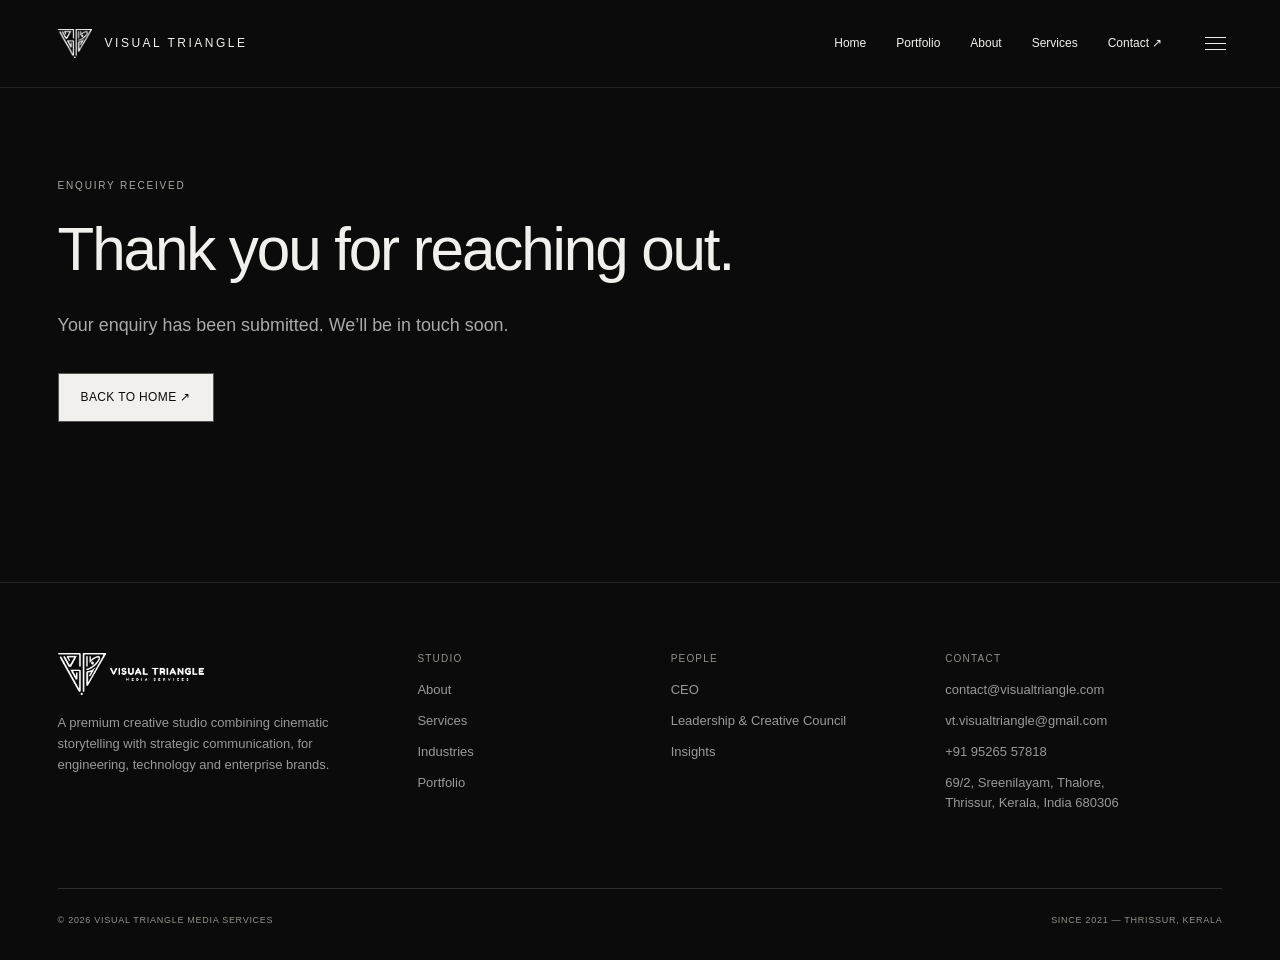
<file: thank-you/index.html>
<!DOCTYPE html>

<html lang="en">
<head>
<meta charset="utf-8"/>
<meta content="width=device-width, initial-scale=1" name="viewport"/>
<title>Thank You — Visual Triangle</title>
<meta content="Let's build something extraordinary — get in touch with Visual Triangle Media Services." name="description"/>
<link href="/assets/vt_icon_black.png" rel="icon"/>
<link href="/styles.css" rel="stylesheet"/>
<link href="/redesign.css" rel="stylesheet"/></head>
<body class="page-contact"><header class="new-header"><a class="new-brand" href="/"><img alt="Visual Triangle" decoding="async" loading="lazy" src="/assets/vt_icon.png"/><span>VISUAL TRIANGLE</span></a><nav aria-label="Primary navigation"><a href="/">Home</a><a href="/portfolio">Portfolio</a><a href="/about">About</a><a href="/services">Services</a><a  href="/contact">Contact ↗</a><details class="site-menu"><summary aria-label="Open navigation menu"><span aria-hidden="true" class="hamburger"><span></span><span></span><span></span></span></summary><div class="menu-panel"><a href="/">Home</a><a href="/about">About</a><a href="/services">Services</a><a href="/industries">Industries</a><a href="/portfolio">Portfolio</a><a href="/ceo">CEO</a><a href="/leadership">Leadership &amp; Creative Council</a><a href="/insights">Insights</a><a href="/contact">Contact</a></div></details></nav></header>
<main class="section" style="min-height:55vh"><div class="wrap"><p class="eyebrow">ENQUIRY RECEIVED</p><h1 class="display-2" style="margin-top:22px">Thank you for reaching out.</h1><p class="lede" style="margin-top:28px">Your enquiry has been submitted. We’ll be in touch soon.</p><a class="btn btn-solid" href="/" style="margin-top:32px">Back to home ↗</a></div></main>
<footer class="site-footer">
<div class="footer-top">
<div class="footer-brand">
<img alt="Visual Triangle Media Services" class="footer-logo" decoding="async" loading="lazy" src="/assets/vt_logo.png"/>
<p>A premium creative studio combining cinematic storytelling with strategic communication, for engineering, technology and enterprise brands.</p>
</div>
<div class="footer-col">
<h4>Studio</h4>
<a href="/about">About</a>
<a href="/services">Services</a>
<a href="/industries">Industries</a>
<a href="/portfolio">Portfolio</a>
</div>
<div class="footer-col">
<h4>People</h4>
<a href="/ceo">CEO</a>
<a href="/leadership">Leadership &amp; Creative Council</a>
<a href="/insights">Insights</a>
</div>
<div class="footer-col">
<h4>Contact</h4>
<a href="mailto:contact@visualtriangle.com">contact@visualtriangle.com</a>
<a href="mailto:vt.visualtriangle@gmail.com">vt.visualtriangle@gmail.com</a>
<a href="tel:+919526557818">+91 95265 57818</a>
<p>69/2, Sreenilayam, Thalore,<br/>Thrissur, Kerala, India 680306</p>
</div>
</div>
<div class="footer-bottom">
<span>© <span data-year="">2026</span> Visual Triangle Media Services</span>
<span>Since 2021 — Thrissur, Kerala</span>
</div>
</footer>
<script src="/script.js"></script>

</body>
</html>
</file>
<file: styles.css>
/* ===================================================================
   VISUAL TRIANGLE — DESIGN SYSTEM
   Reference language: Apple (precision/restraint), SpaceX (bold grotesk,
   mission confidence), A24 (cinematic full-bleed, generous whitespace).
   Pure black / white / gray. No accent color.
   Signature: a running edit-timecode readout in the nav — the studio's
   whole identity is "engineering precision, cinematic storytelling",
   and a timecode is the one instrument that measures both.
=================================================================== */



:root{
  --ink:#0A0A0A;
  --paper:#FFFFFF;
  --paper-dim:#F4F4F2;
  --line-on-light:#DDDDD8;
  --line-on-dark:#2A2A2A;
  --gray:#6B6B68;
  --gray-light:#9B9B96;
  --white-70:rgba(255,255,255,.7);
  --white-50:rgba(255,255,255,.5);
  --black-70:rgba(10,10,10,.7);
  --black-50:rgba(10,10,10,.5);

  --display: 'Inter Tight', 'Helvetica Neue', Arial, sans-serif;
  --body: 'Inter', 'Helvetica Neue', Arial, sans-serif;
  --mono: 'JetBrains Mono', 'SF Mono', Menlo, monospace;

  --edge: clamp(24px, 5vw, 96px);
  --section-pad: clamp(72px, 11vw, 160px);
  --radius: 2px;
}

*{margin:0;padding:0;box-sizing:border-box;}
html{scroll-behavior:smooth;}
@media (prefers-reduced-motion: reduce){
  html{scroll-behavior:auto;}
  *{animation-duration:.001ms !important; animation-iteration-count:1 !important; transition-duration:.001ms !important;}
}

body{
  font-family:var(--body);
  background:var(--paper);
  color:var(--ink);
  font-size:17px;
  line-height:1.6;
  -webkit-font-smoothing:antialiased;
  overflow-x:hidden;
}

img{max-width:100%;display:block;}
a{color:inherit;text-decoration:none;}
ul{list-style:none;}
button{font:inherit;background:none;border:none;cursor:pointer;color:inherit;}

/* ---------- type scale ---------- */
h1,h2,h3,h4{font-family:var(--display);font-weight:800;letter-spacing:-0.02em;line-height:1.02;}
.display-1{font-size:clamp(48px, 8vw, 128px);font-weight:900;letter-spacing:-0.03em;}
.display-2{font-size:clamp(36px, 5.5vw, 84px);font-weight:800;}
.display-3{font-size:clamp(28px, 3.4vw, 52px);font-weight:800;}
.h4{font-size:clamp(20px,2vw,26px);font-weight:700;}

.eyebrow{
  font-family:var(--mono);
  font-size:12px;
  letter-spacing:.14em;
  text-transform:uppercase;
  color:var(--gray);
  display:flex;
  align-items:center;
  gap:10px;
}
.eyebrow::before{content:"";width:20px;height:1px;background:currentColor;display:inline-block;}

.lede{font-size:clamp(17px,1.6vw,21px);color:var(--gray);line-height:1.65;max-width:640px;}
.on-dark .lede, .section-dark .lede{color:var(--white-70);}
.on-dark .eyebrow, .section-dark .eyebrow{color:var(--white-50);}

/* ---------- layout ---------- */
.wrap{padding-left:var(--edge);padding-right:var(--edge);}
.section{padding-top:var(--section-pad);padding-bottom:var(--section-pad);}
.section-dark{background:var(--ink);color:var(--paper);}
.section-dim{background:var(--paper-dim);}
.rule{height:1px;background:var(--line-on-light);border:none;}
.section-dark .rule{background:var(--line-on-dark);}

.grid{display:grid;gap:24px;}
.grid-2{grid-template-columns:repeat(2,1fr);}
.grid-3{grid-template-columns:repeat(3,1fr);}
.grid-4{grid-template-columns:repeat(4,1fr);}
.grid-12{grid-template-columns:repeat(12,1fr);}

@media (max-width: 900px){
  .grid-2,.grid-3{grid-template-columns:1fr;}
  .grid-4{grid-template-columns:repeat(2,1fr);}
}
@media (max-width: 520px){
  .grid-4{grid-template-columns:1fr;}
}

.council-row{display:grid; grid-template-columns:140px 1fr 1.6fr; gap:40px; align-items:start;}
@media (max-width: 900px){
  .council-row{grid-template-columns:100px 1fr; }
  .council-row .council-bio{grid-column:1 / -1;}
}
@media (max-width: 560px){
  .council-row{grid-template-columns:1fr;}
  .council-row .council-bio{grid-column:auto;}
}

.article-row{display:grid; grid-template-columns:220px 1fr; gap:40px; padding:48px 0;}
@media (max-width: 700px){
  .article-row{grid-template-columns:1fr; gap:14px;}
}

/* ---------- buttons ---------- */
.btn{
  display:inline-flex;align-items:center;gap:10px;
  font-family:var(--mono);font-size:13px;letter-spacing:.08em;text-transform:uppercase;
  padding:16px 28px;border-radius:999px;border:1px solid var(--ink);
  transition:background .25s ease, color .25s ease, border-color .25s ease, transform .2s ease;
  white-space:nowrap;
}
.btn:hover{transform:translateY(-1px);}
.btn-solid{background:var(--ink);color:var(--paper);}
.btn-solid:hover{background:#2A2A2A;}
.on-dark .btn, .section-dark .btn{border-color:var(--paper);}
.on-dark .btn-solid, .section-dark .btn-solid{background:var(--paper);color:var(--ink);}
.on-dark .btn-solid:hover, .section-dark .btn-solid:hover{background:#E5E5E0;}
.btn-ghost{border-color:var(--line-on-light);}
.on-dark .btn-ghost, .section-dark .btn-ghost{border-color:var(--line-on-dark);}
.btn-arrow{transition:transform .25s ease;}
.btn:hover .btn-arrow{transform:translateX(3px);}

/* ---------- nav ---------- */
.nav{
  position:fixed;top:0;left:0;right:0;z-index:100;
  display:flex;align-items:center;justify-content:space-between;
  padding:20px var(--edge);
  mix-blend-mode:difference;
}
.nav-left{display:flex;align-items:center;gap:12px;}
.nav-logo{height:34px;width:auto;}
.nav-word{font-family:var(--mono);font-size:13px;letter-spacing:.1em;color:#fff;text-transform:uppercase;}
.nav-right{display:flex;align-items:center;gap:28px;}
.timecode{font-family:var(--mono);font-size:12px;letter-spacing:.08em;color:#fff;opacity:.85;}
.menu-btn{font-family:var(--mono);font-size:13px;letter-spacing:.1em;text-transform:uppercase;color:#fff;display:flex;align-items:center;gap:10px;}
.menu-btn .bars{display:flex;flex-direction:column;gap:4px;width:20px;}
.menu-btn .bars span{height:1px;background:#fff;display:block;}

/* full-screen nav overlay */
.nav-overlay{
  position:fixed;inset:0;z-index:200;
  background:var(--ink);color:var(--paper);
  display:flex;flex-direction:column;justify-content:space-between;
  padding:20px var(--edge) 32px;
  overflow-y:auto;
  transform:translateY(-100%);
  transition:transform .55s cubic-bezier(.76,0,.24,1);
  pointer-events:none;
}
.nav-overlay.open{transform:translateY(0); pointer-events:auto;}
.nav-overlay-top{display:flex;align-items:center;justify-content:space-between;}
.nav-overlay-close{font-family:var(--mono);font-size:13px;letter-spacing:.1em;text-transform:uppercase;display:flex;align-items:center;gap:10px;}
.nav-links{margin-top:auto;margin-bottom:auto;}
.nav-links li{border-top:1px solid var(--line-on-dark);}
.nav-links li:last-child{border-bottom:1px solid var(--line-on-dark);}
.nav-links a{
  display:flex;align-items:baseline;gap:22px;
  padding:16px 0;font-family:var(--display);font-weight:800;
  font-size:clamp(30px,5.6vw,58px);letter-spacing:-0.02em;
  transition:padding-left .3s ease, color .3s ease;
}
.nav-links a .idx{font-family:var(--mono);font-size:14px;color:var(--gray-light);font-weight:400;}
.nav-links a:hover{padding-left:18px;color:var(--white-70);}
.nav-overlay-foot{display:flex;flex-wrap:wrap;gap:12px 32px;font-family:var(--mono);font-size:12px;letter-spacing:.06em;color:var(--gray-light);text-transform:uppercase;}
.nav-overlay-foot a:hover{color:#fff;}

body.nav-open{overflow:hidden;}

/* ---------- footer ---------- */
.site-footer{background:var(--ink);color:var(--paper);padding:var(--section-pad) 0 32px;}
.footer-top{display:grid;grid-template-columns:1.4fr 1fr 1fr 1fr;gap:40px;padding:0 var(--edge) 64px;}
.footer-logo{height:40px;width:auto;margin-bottom:18px;display:block;}
.footer-brand p{color:var(--white-70);max-width:320px;font-size:15px;}
.footer-col h4{font-family:var(--mono);font-size:12px;letter-spacing:.12em;text-transform:uppercase;color:var(--gray-light);margin-bottom:16px;font-weight:500;}
.footer-col a, .footer-col p{display:block;color:var(--white-70);font-size:15px;margin-bottom:10px;transition:color .2s;}
.footer-col a:hover{color:#fff;}
.footer-bottom{display:flex;justify-content:space-between;align-items:center;padding:24px var(--edge) 0;border-top:1px solid var(--line-on-dark);margin:0 var(--edge);font-family:var(--mono);font-size:11px;letter-spacing:.08em;color:var(--gray-light);text-transform:uppercase;flex-wrap:wrap;gap:12px;}

@media (max-width:900px){
  .footer-top{grid-template-columns:1fr 1fr;padding-left:var(--edge);padding-right:var(--edge);}
  .footer-bottom{margin:0;padding-left:var(--edge);padding-right:var(--edge);}
}

/* ---------- reveal on scroll ---------- */
.reveal{opacity:0;transform:translateY(24px);transition:opacity .8s ease, transform .8s ease;}
.reveal.in{opacity:1;transform:none;}

/* ---------- misc components ---------- */
.hairline-card{border:1px solid var(--line-on-light);padding:36px 32px;border-radius:var(--radius);transition:border-color .25s ease, background .25s ease, transform .25s ease, box-shadow .25s ease;}
.hairline-card:hover{border-color:var(--ink); transform:translateY(-4px); box-shadow:0 16px 32px rgba(0,0,0,.08);}

/* ---- Insights: topic grid boxes ---- */
.insight-box{display:block; padding:28px 26px; border-right:1px solid var(--line-on-light); border-bottom:1px solid var(--line-on-light); background:var(--paper); transition:background .2s ease, color .2s ease;}
.insight-box:hover{background:var(--paper-dim);}
.insight-box .index-num{font-family:var(--mono); font-size:12px; color:var(--gray-light);}
.insight-box-title{margin-top:18px; font-size:19px;}
.insight-box-dark{background:var(--ink); color:var(--paper); border-right:none;}
.insight-box-dark .insight-box-title{color:var(--paper);}
.insight-box-dark .index-num{color:var(--gray-light);}
.insight-box-dark:hover{background:#1c1c1c;}
@media (max-width:900px){
  .insight-box{border-right:1px solid var(--line-on-light);}
}

/* ---- Insights: click-to-expand article accordion ---- */
details.insight-article summary{list-style:none; cursor:pointer; display:flex; align-items:center; justify-content:space-between; gap:20px; padding:28px 0; font-family:var(--mono);}
details.insight-article summary::-webkit-details-marker{display:none;}
details.insight-article summary .eyebrow{color:var(--gray);}
details.insight-article summary .index-num{color:var(--gray-light);}
details.insight-article .insight-toggle{font-family:var(--mono); font-size:13px; letter-spacing:.04em; color:var(--ink); white-space:nowrap; display:flex; align-items:center; gap:6px;}
details.insight-article[open] summary .insight-toggle{color:var(--gray);}
details.insight-article .insight-article-body{padding-bottom:32px;}
.section-dark .hairline-card{border-color:var(--line-on-dark);}
.section-dark .hairline-card:hover{border-color:var(--paper); box-shadow:0 16px 32px rgba(0,0,0,.5);}

.tile-box{transition:background .25s ease, transform .25s ease, box-shadow .25s ease; position:relative; z-index:1;}
.tile-box:hover{transform:translateY(-4px); box-shadow:0 16px 32px rgba(0,0,0,.08); z-index:2;}
.section-dark .tile-box:hover, .tile-box.on-dark:hover{box-shadow:0 16px 32px rgba(0,0,0,.5);}

.index-num{font-family:var(--mono);font-size:13px;color:var(--gray-light);}

.marquee{overflow:hidden;position:relative;-webkit-mask-image:linear-gradient(90deg,transparent,#000 8%,#000 92%,transparent);mask-image:linear-gradient(90deg,transparent,#000 8%,#000 92%,transparent);}
.marquee-track{display:flex;align-items:center;gap:72px;width:max-content;animation:scroll-x 52s linear infinite;}
@keyframes scroll-x{from{transform:translateX(0);}to{transform:translateX(-50%);}}
.marquee img{height:52px;width:auto;filter:grayscale(1);opacity:.55;transition:opacity .25s ease, filter .25s ease, transform .25s ease;}
.marquee img:hover{opacity:1; filter:grayscale(0); transform:translateY(-2px);}
.marquee img[alt="Sony LIV"],.marquee img[alt="JioHotstar"]{border-radius:10px;}

.tag-pill{
  font-family:var(--mono);font-size:12px;letter-spacing:.06em;text-transform:uppercase;
  border:1px solid var(--line-on-light);border-radius:999px;padding:8px 16px;
  display:inline-block; transition:background .25s ease, color .25s ease, border-color .25s ease, transform .2s ease;
}
.tag-pill:hover{background:var(--paper); color:var(--ink); border-color:var(--paper); transform:translateY(-2px);}
.section-dark .tag-pill{border-color:var(--line-on-dark);}

.figure{position:relative;overflow:hidden;background:#111;}
.figure img, .figure video{width:100%;height:100%;object-fit:cover;transition:transform .7s cubic-bezier(.22,1,.36,1), filter .5s ease;}
.figure:hover video{transform:scale(1.04);}
.video-badge{
  position:absolute; top:14px; right:14px; z-index:2;
  font-family:var(--mono); font-size:10px; letter-spacing:.08em; color:#fff; text-transform:uppercase;
  background:rgba(0,0,0,.55); border-radius:999px; padding:5px 12px; display:flex; align-items:center; gap:6px;
}
.video-badge::before{content:""; width:0; height:0; border-style:solid; border-width:4px 0 4px 7px; border-color:transparent transparent transparent #fff;}
.figure:hover img{transform:scale(1.04);}

.kicker-photo{filter:grayscale(1) contrast(1.05);}
.figure:hover .kicker-photo{filter:grayscale(0) contrast(1.02);}

::selection{background:var(--ink);color:var(--paper);}

.text-link{position:relative; display:inline-block;}
.text-link::after{
  content:""; position:absolute; left:0; right:100%; bottom:-2px; height:2px;
  background:currentColor; transition:right .3s cubic-bezier(.65,0,.35,1);
}
.text-link:hover::after{right:0;}

/* ---------- poster card (real poster image + text overlay) ---------- */
.poster-card{
  position:relative; aspect-ratio:2/3; overflow:hidden;
  background:#0A0A0A;
  border:1px solid var(--line-on-dark);
  display:flex; flex-direction:column; justify-content:flex-end;
  border-radius:2px;
  transition:transform .35s cubic-bezier(.22,1,.36,1), border-color .3s ease, box-shadow .35s ease;
}
.poster-card:hover{transform:translateY(-6px); border-color:var(--gray-light); box-shadow:0 20px 40px rgba(0,0,0,.5);}
.poster-card img{
  position:absolute; inset:0; width:100%; height:100%; object-fit:cover; z-index:0;
  transition:transform .5s cubic-bezier(.22,1,.36,1);
}
.poster-card:hover img{transform:scale(1.05);}
.poster-card::after{
  content:""; position:absolute; inset:0; z-index:1;
  background:linear-gradient(0deg, rgba(0,0,0,.92) 0%, rgba(0,0,0,.55) 32%, rgba(0,0,0,0) 62%);
}
.poster-card .poster-inner{position:relative; z-index:2; padding:18px;}
.poster-card .poster-year{
  position:absolute; top:14px; right:14px; z-index:2;
  font-family:var(--mono); font-size:10px; letter-spacing:.08em; color:#fff;
  background:rgba(0,0,0,.55); backdrop-filter:blur(2px); border-radius:999px; padding:4px 10px;
}
.poster-card .poster-title{
  font-family:var(--display); font-weight:800;
  font-size:clamp(15px,1.4vw,19px); line-height:1.08; letter-spacing:-.01em; color:#fff;
}
.poster-card .poster-dir{
  margin-top:8px; font-family:var(--mono);
  font-size:10px; letter-spacing:.05em; text-transform:uppercase; color:rgba(255,255,255,.75);
}
.poster-card.poster-lg .poster-title{font-size:clamp(19px,2vw,26px);}
.poster-card.poster-lg .poster-inner{padding:22px;}
</file>
<file: redesign.css>
:root{--ink:#f1f0ed;--paper:#0b0b0b;--paper-dim:#111;--line-on-light:#303030;--line-on-dark:#303030;--gray:#a9a9a4;--gray-light:#92928c;--display:Arial,Helvetica,sans-serif;--body:Arial,Helvetica,sans-serif;--mono:Arial,Helvetica,sans-serif;--edge:clamp(22px,4.5vw,80px);--section-pad:clamp(60px,7vw,110px)}body{background:#0b0b0b;color:#f1f0ed;font-size:16px}h1,h2,h3,h4,.display-1,.display-2,.display-3,.h4{font-weight:400;line-height:1.12;letter-spacing:-.035em}.display-1{font-size:clamp(40px,5.4vw,82px);max-width:1100px}.display-2{font-size:clamp(36px,4.7vw,70px)}.display-3{font-size:clamp(28px,3.1vw,46px)}.h4{font-size:clamp(20px,2vw,26px)}.lede{font-size:clamp(16px,1.4vw,20px);color:#aaa}.section-dark,.on-dark{background:#101010;color:#f1f0ed}.section-dim{background:#101010}.section{border-bottom:1px solid #242424}.eyebrow{font-size:10px;font-family:Arial,sans-serif;letter-spacing:.18em}.eyebrow:before{display:none}.reveal{opacity:1;transform:none;transition:none}.new-header{height:88px;display:flex;align-items:center;justify-content:space-between;padding:0 var(--edge);position:relative;z-index:100;background:#0b0b0b}.new-brand{display:flex;gap:13px;align-items:center;font-size:12px;letter-spacing:2.5px}.new-brand img{width:34px;height:42px;object-fit:contain}.new-header nav{display:flex;align-items:center;gap:30px;font-size:12px}.new-header nav>a:hover,.site-menu a:hover{color:#aaa}.new-header nav>a[aria-current=page]{border-bottom:1px solid #fff}.site-menu{position:relative}.site-menu summary{cursor:pointer;list-style:none}.site-menu summary::-webkit-details-marker{display:none}.site-menu summary span{margin-left:8px}.menu-panel{position:absolute;right:0;top:35px;width:310px;background:#151515;border:1px solid #333;padding:18px 25px;box-shadow:0 24px 50px #0008}.menu-panel a{display:block;padding:11px 0;border-bottom:1px solid #292929;font-size:15px}.menu-panel a:last-child{border:0}.btn{border-radius:0;border-color:#555;font-family:Arial,sans-serif;letter-spacing:.03em;font-size:12px;padding:14px 22px;white-space:normal}.btn-solid{background:#f1f0ed;color:#0b0b0b}.btn-solid:hover{background:#ccc;color:#0b0b0b}.section-dark .btn,.on-dark .btn{border-color:#555}.section-dark .btn-solid,.on-dark .btn-solid{background:#f1f0ed;color:#0b0b0b}.btn-ghost{background:transparent;color:#f1f0ed}.btn-ghost:hover{background:#222}.hairline-card{border:0;border-top:1px solid #333;padding:28px 0;border-radius:0;box-shadow:none}.hairline-card:hover{transform:none;border-color:#888;box-shadow:none}.index-num{font-size:10px;letter-spacing:.12em}.kicker-photo{filter:none}.figure:hover img,.figure:hover video{transform:none}.figure{background:#151515}.tag-pill{border-radius:0;font-family:Arial,sans-serif;font-size:10px}.tag-pill:hover{background:#eee;color:#111}.section-dark .tag-pill{border-color:#444}.marquee img{filter:grayscale(1);opacity:.9}.site-footer{background:#0b0b0b;color:#f1f0ed;padding-top:70px}.footer-top{gap:40px;grid-template-columns:1.5fr 1fr 1.1fr 1.3fr}.footer-brand p,.footer-col a,.footer-col p{font-size:13px;color:#999}.footer-col h4{font-size:10px}.footer-logo{height:42px;max-width:240px;object-fit:contain;object-position:left}.footer-bottom{font-size:9px;padding-left:0;padding-right:0;letter-spacing:.08em}.poster-card{border:0;border-radius:0}.poster-card:hover{transform:none;box-shadow:none}.poster-card .poster-title{font-weight:400}.insight-box{background:#111;color:#eee}.insight-box:hover{background:#222}.insight-box-dark{background:#1c1c1c;color:#eee}.insight-box-dark .insight-box-title{color:#eee}details.insight-article .insight-toggle{color:#ccc}.insight-article{scroll-margin-top:30px}input,textarea,select{color:#eee!important;border-color:#555!important}input::placeholder,textarea::placeholder{color:#888}input:focus,textarea:focus{outline:1px solid #aaa;outline-offset:6px}::selection{background:#eee;color:#111}a:focus-visible,button:focus-visible,summary:focus-visible{outline:2px solid #eee;outline-offset:6px}.video-badge{font-family:Arial,sans-serif;border-radius:0;font-size:9px}body>header.section:not(.home-hero),body>section.section:first-of-type{padding-top:75px!important}body>header.section:not(.home-hero){min-height:0!important;padding-bottom:65px!important}.council-row{padding-top:20px;padding-bottom:20px}.council-row h2,.council-row h3{letter-spacing:-.02em}.grid{gap:30px}.page-portfolio .grid-3{gap:38px 22px}.page-portfolio video{background:#000}.page-portfolio .figure{border:1px solid #222}.page-portfolio .figure:has(video){background:#000}.page-portfolio .h4{font-size:15px!important;letter-spacing:0}.page-about .grid-4{gap:40px 24px}.page-about .grid-4 .h4{font-size:20px}.home-hero{min-height:min(800px,85vh);height:auto;position:relative;display:flex;align-items:end;overflow:hidden;margin:0 18px;border:0;padding:95px 0 55px!important}.home-hero-image{position:absolute;inset:0;width:100%;height:100%;object-fit:cover;object-position:center}.home-hero:after{content:'';position:absolute;inset:0;background:linear-gradient(0deg,#000d,transparent 100%)}.home-hero>.wrap{position:relative;z-index:1;width:100%}.home-hero h1{font-size:clamp(40px,5vw,76px);max-width:1000px!important;color:#fff;line-height:1.02}.home-hero .lede{color:#ddd;font-size:15px;max-width:560px;line-height:1.6;margin-top:22px!important}.home-hero .eyebrow{color:#ddd}.home-hero .wrap>div{margin-top:25px!important}.home-featured{padding-left:var(--edge);padding-right:var(--edge)}.section-heading{display:flex;justify-content:space-between;align-items:center;margin-bottom:35px;gap:20px}.section-heading h2{font-size:30px}.text-link{font-size:12px;border-bottom:1px solid #666;padding-bottom:5px}.home-featured .grid{grid-template-columns:repeat(3,minmax(0,1fr));gap:35px 22px}.film{width:100%;aspect-ratio:16/9;border:0;display:block;position:relative;overflow:hidden;background:#111;padding:0}.film img{width:100%;height:100%;object-fit:cover;transition:opacity .25s}.film:hover img{opacity:.65}.film .play{position:absolute;inset:50% auto auto 50%;transform:translate(-50%,-50%);width:44px;height:44px;border:1px solid #fff9;background:#0005;border-radius:50%;display:grid;place-items:center;font-size:13px;padding-left:3px}.caption{display:flex;justify-content:space-between;gap:12px;align-items:baseline;margin-top:14px}.caption h3{font-size:13px;letter-spacing:0;font-weight:400;line-height:1.5}.caption>span{font-size:10px;color:#999;white-space:nowrap}dialog{width:min(1100px,94vw);padding:20px;background:#111;color:#fff;border:1px solid #444;margin:auto}dialog::backdrop{background:#000d}.dialog-head{display:flex;align-items:center;justify-content:space-between;margin-bottom:20px;gap:20px}.dialog-head h2{font-size:20px;letter-spacing:0}.dialog-head button{border:1px solid #555;padding:10px 18px}dialog video{width:100%;max-height:75vh;display:block}.video-error{color:#bbb;font-size:14px}.video-error a{text-decoration:underline}.page-index .section:not(.home-featured) .grid-2{gap:60px!important}.page-contact form{max-width:600px}.page-contact form label{font-size:10px!important}.page-contact form .btn{margin-top:18px!important}
@media(min-width:901px){.page-portfolio .grid-3{grid-template-columns:repeat(3,minmax(0,1fr))}.page-services .grid-2{gap:80px!important}}
@media(max-width:1100px){.footer-top{grid-template-columns:1fr 1fr}.caption{display:block}.caption>span{display:block;margin-top:5px}}
@media(max-width:900px){.home-featured .grid{grid-template-columns:repeat(2,minmax(0,1fr))}.page-portfolio .grid-3{grid-template-columns:repeat(2,minmax(0,1fr))}.page-index .section:not(.home-featured) .grid-2{gap:30px!important}.page-portfolio .grid-3>.reveal{min-width:0}.new-header nav{gap:20px}.page-contact .grid-2{gap:60px!important}}
@media(max-width:600px){.new-header{height:74px}.new-brand{font-size:10px;gap:8px;letter-spacing:1.5px}.new-brand img{width:26px;height:33px}.new-header nav{gap:16px;font-size:11px}.new-header nav>a:nth-child(2),.new-header nav>a:nth-child(3){display:none}.new-header nav>a:nth-child(4){display:none}.menu-panel{width:min(310px,88vw);right:0}.home-hero{margin:0 8px;min-height:680px;padding:70px 0 40px!important}.home-hero-image{object-position:60% center}.home-hero h1{font-size:43px;letter-spacing:-2px}.home-hero .lede{font-size:14px}.home-hero .eyebrow{font-size:8px}.home-featured .grid,.page-portfolio .grid-3{grid-template-columns:1fr}.caption{display:flex}.caption>span{margin:0}.footer-top{grid-template-columns:1fr 1fr;gap:35px 20px}.footer-brand{grid-column:1/-1}.footer-col a,.footer-col p{font-size:12px;overflow-wrap:anywhere}.section-heading h2{font-size:26px}.footer-bottom{font-size:8px}.page-ceo .grid-4{grid-template-columns:repeat(2,minmax(0,1fr))}.page-ceo .grid-4 .poster-inner{padding:12px}.poster-card .poster-title{font-size:14px}body>header.section:not(.home-hero){padding-top:50px!important}.page-about .grid-4{grid-template-columns:repeat(2,minmax(0,1fr))}.page-about .grid-4 .h4{font-size:17px}.btn{font-size:10px;padding:13px 17px}}

/* Review refinements: persistent navigation, clearer logos and image interactions. */
.new-header{position:sticky;top:0;z-index:100;border-bottom:1px solid #232323}
html{scroll-padding-top:105px}
.site-menu summary{display:flex;align-items:center;justify-content:center;width:30px;height:30px}
.site-menu summary .hamburger{display:flex;flex-direction:column;gap:5px;margin:0;width:21px}
.hamburger>span{width:21px;height:1px;background:#eee;display:block;transition:transform .2s,opacity .2s}
.site-menu[open] .hamburger>span:nth-child(1){transform:translateY(6px) rotate(45deg)}
.site-menu[open] .hamburger>span:nth-child(2){opacity:0}
.site-menu[open] .hamburger>span:nth-child(3){transform:translateY(-6px) rotate(-45deg)}
.logo-section{background:#ecece8;color:#111;border-color:#dadad4;padding-top:48px!important;padding-bottom:48px!important}
.logo-section .eyebrow{color:#555}.logo-section .marquee img{filter:grayscale(0);opacity:1}
.portfolio-link-bottom{display:flex;justify-content:center;margin-top:42px}
.portfolio-link-bottom .text-link{padding:14px 26px;border:1px solid #555;transition:background .2s}
.portfolio-link-bottom .text-link:hover{background:#222}
.services-heading,.services-disciplines{border-bottom:0}
body img[src*="/photography/"],body img[src*="/portfolio/"],body img[src*="/team/"],body img[src*="/leadership/"],.figure img,.poster-card img,.film img{transition:transform .55s ease,filter .55s ease,opacity .4s ease}
.figure:hover img,.poster-card:hover img,.film:hover img{transform:scale(1.045);filter:brightness(1.08)}
body img[src*="/photography/"]:hover,body img[src*="/portfolio/"]:hover,body img[src*="/team/"]:hover,body img[src*="/leadership/"]:hover{transform:scale(1.035);filter:brightness(1.08)}
.home-hero:hover .home-hero-image{transform:scale(1.025);filter:brightness(1.04)}
.portfolio-formats{padding-top:65px!important;padding-bottom:75px}
@media(max-width:600px){html{scroll-padding-top:90px}.new-header nav{gap:14px}.site-menu summary{width:25px}.portfolio-link-bottom{margin-top:30px}}
@media(prefers-reduced-motion:reduce){.figure:hover img,.poster-card:hover img,.film:hover img,body img:hover,.home-hero:hover .home-hero-image{transform:none!important}}

/* Monochrome previews return to colour on hover and during video playback. */
.mono-media{filter:grayscale(1)!important;transition:transform .55s ease,filter .55s ease,opacity .4s ease}
.figure:hover .mono-media,.poster-card:hover .mono-media,.film:hover .mono-media,.mono-media:hover,video.mono-media.is-playing{filter:grayscale(0)!important}
.logo-section{background:#0b0b0b;color:#eee;padding-top:28px!important;padding-bottom:0!important;border:0}
.logo-section .eyebrow{color:#aaa;margin-bottom:18px}
.logo-section .marquee{background:#ecece8;padding:16px 0;margin:0!important}
.logo-section .marquee img{height:42px}
.page-contact .contact-detail-link{border:0;text-decoration:none;padding-bottom:0}
.page-contact .contact-detail-link::after{display:none}
@media(max-width:600px){.new-header nav>a{display:none!important}.new-header nav>a:nth-child(1),.new-header nav>a:nth-child(2){display:inline-block!important}.new-header nav{gap:13px}.new-brand{letter-spacing:1px;font-size:9px}.logo-section .marquee{padding:12px 0}.logo-section .marquee img{height:36px}}

/* Explicit image covers display reliably before a portfolio video is played. */
.page-portfolio .video-cover{position:absolute;inset:0;z-index:3;width:100%;height:100%;padding:0;display:block;overflow:hidden;background:#080808;cursor:pointer}
.page-portfolio .video-cover[hidden],.page-portfolio .video-load-error[hidden]{display:none}
.page-portfolio .video-cover img{display:block;width:100%;height:100%;object-fit:contain}
.page-portfolio .video-cover-play{position:absolute;left:50%;top:50%;transform:translate(-50%,-50%);display:grid;place-items:center;width:54px;height:54px;padding-left:3px;border:1px solid #fffc;border-radius:50%;background:#0007;color:#fff;font-size:17px;transition:background .2s}
.page-portfolio .video-cover:hover .video-cover-play{background:#000b}
.page-portfolio .video-cover:focus-visible{outline:2px solid #fff;outline-offset:-4px}
.page-portfolio .video-badge{z-index:4;pointer-events:none}
.page-portfolio .video-load-error{position:absolute;bottom:12px;left:12px;right:12px;z-index:5;padding:8px 10px;background:#111e;color:#fff;font-size:12px;pointer-events:none}

/* Native portrait artwork avoids landscape padding; title cards keep all lettering visible. */
.home-featured .film img{position:absolute;inset:0;display:block;width:100%;height:100%;object-fit:contain}
.page-portfolio .portrait-video video{object-fit:contain}
.page-portfolio .video-cover-play,.film .play{inset:auto 14px 14px auto;left:auto;top:auto;transform:none;width:40px;height:40px;font-size:13px}
.brand-logo-preview,.page-portfolio .brand-logo-preview .video-cover{background:#fff}
.home-featured .brand-logo-preview img,.page-portfolio .brand-logo-preview .video-cover img{object-fit:contain;padding:12%;box-sizing:border-box}
</file>
